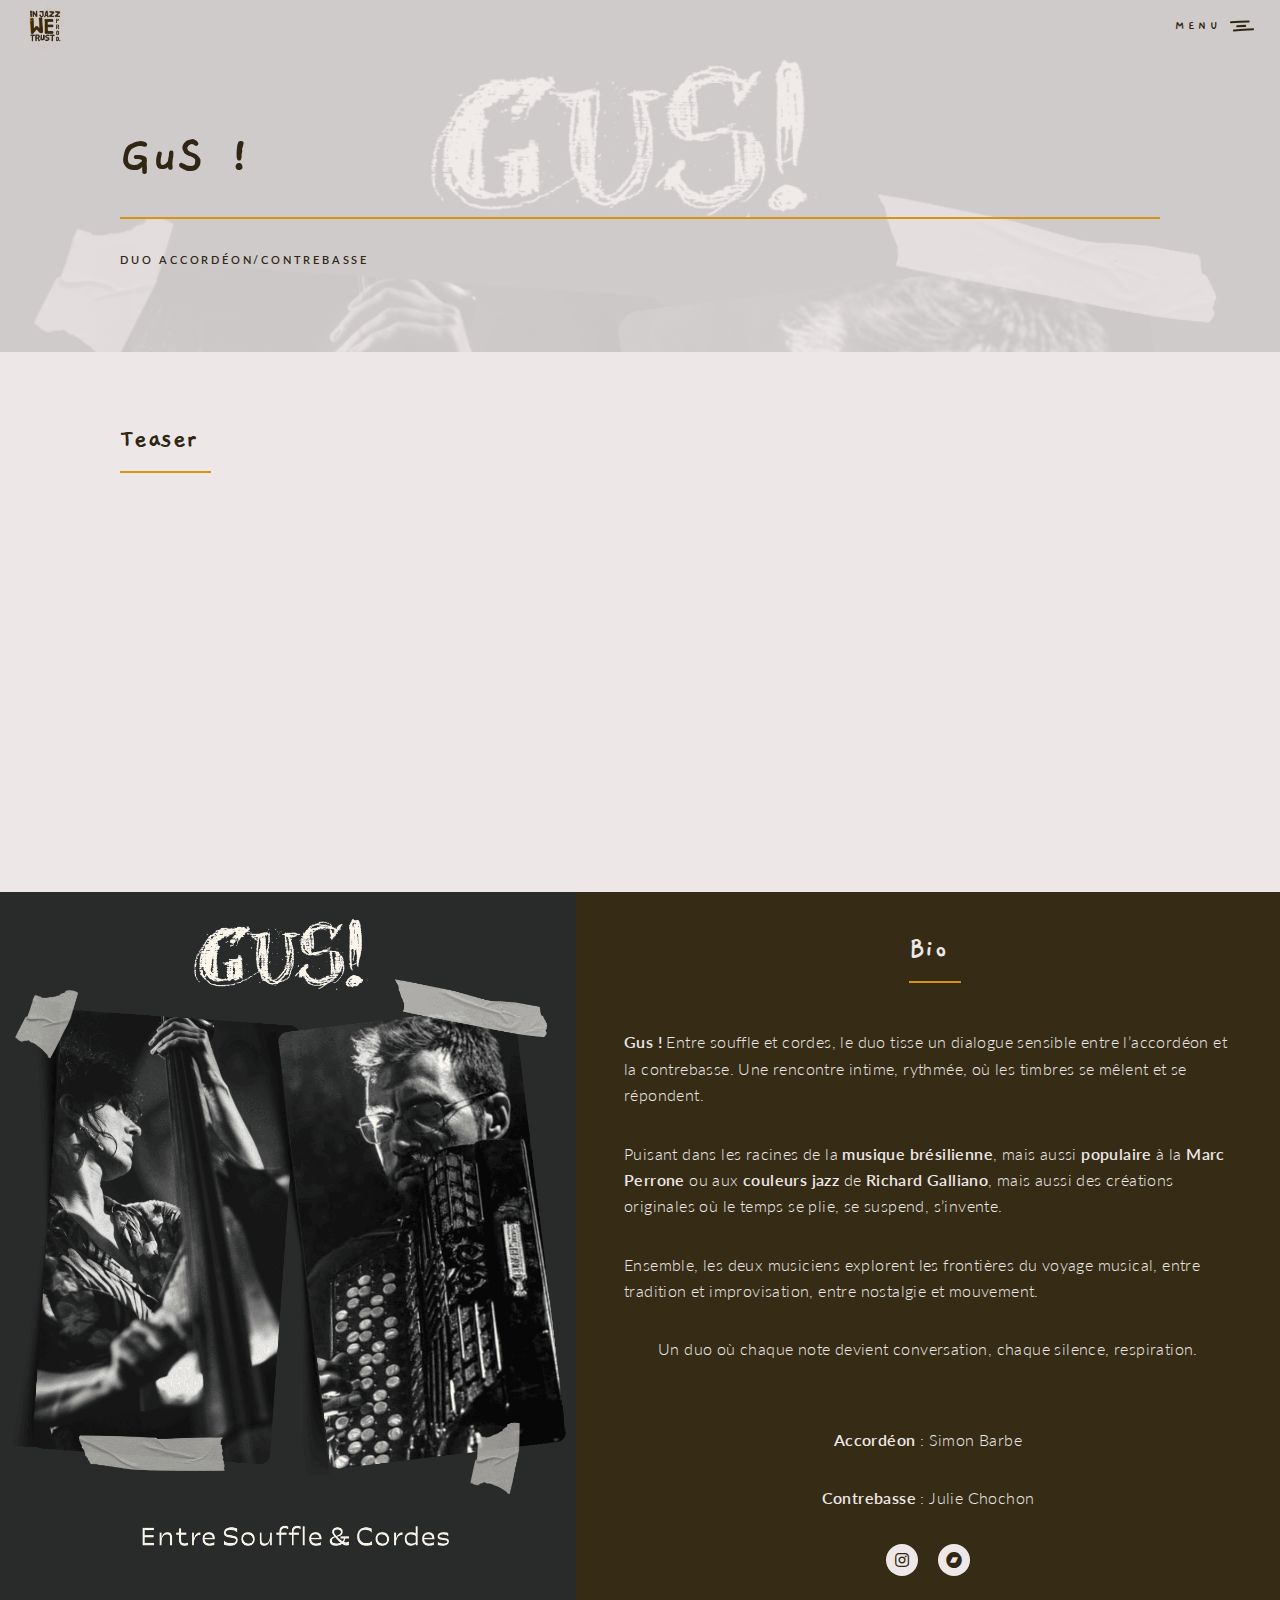
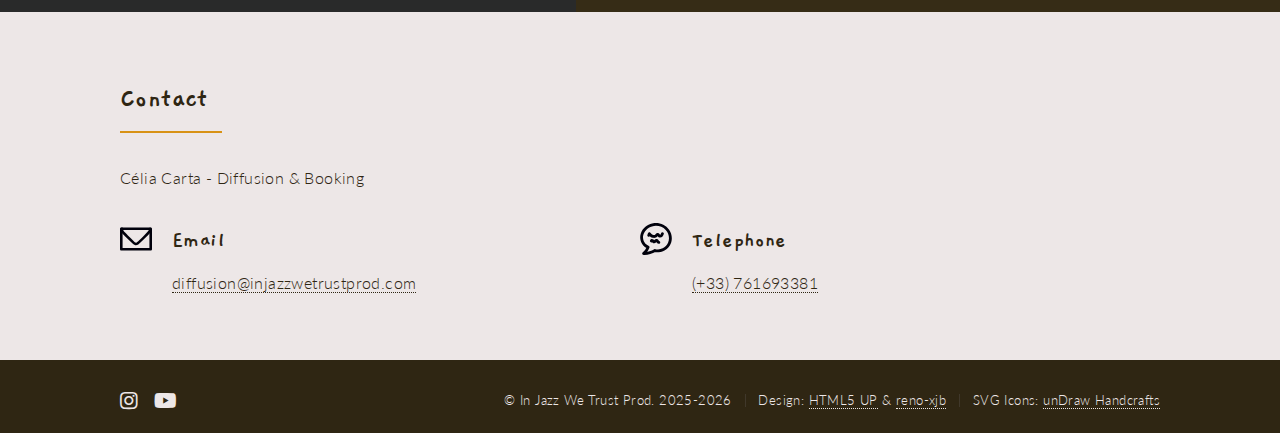
<file: gus/index.html>
<!DOCTYPE HTML>
<!--
	Forty by HTML5 UP
	html5up.net | @ajlkn
	Free for personal and commercial use under the CCA 3.0 license (html5up.net/license)
-->
<html lang="fr">
	<head>
		<title>GuS ! &middot In Jazz We Trust Prod &middot Diffusion & Booking</title>
		<meta name="author" content="reno-xjb" />
		<meta name="description" content="Duo accordéon/contrebasse &middot Simon Barbe & Julie Chochon" />
		<meta charset="utf-8" />
		<meta name="viewport" content="width=device-width, initial-scale=1, user-scalable=no" />
		<link rel="stylesheet" href="/assets/css/main.css" />
		<noscript><link rel="stylesheet" href="/assets/css/noscript.css" /></noscript>
		<link rel="preconnect" href="https://fonts.googleapis.com">
		<link rel="preconnect" href="https://fonts.gstatic.com" crossorigin>
		<link href="https://fonts.googleapis.com/css2?family=Gaegu&family=Lato:ital,wght@0,100;0,300;0,400;0,700;0,900;1,100;1,300;1,400;1,700;1,900&display=swap" rel="stylesheet">
		<link rel="apple-touch-icon" sizes="180x180" href="/images/favicon/apple-touch-icon.png">
                <link rel="icon" type="image/png" sizes="32x32" href="/images/favicon/favicon-32x32.png">
                <link rel="icon" type="image/png" sizes="16x16" href="/images/favicon/favicon-16x16.png">
                <link rel="manifest" href="/images/favicon/site.webmanifest">
	</head>
	<body class="is-preload">

		<!-- Wrapper -->
			<div id="wrapper">

				<!-- Header -->
					<header id="header" class="alt">
						<a href="/" class="logo">
							<img src="/images/In-Jazz-We-Trust-Prod-Logo.png" alt="Logo de In Jazz We Trust Prod" />
						</a>
						<nav>
							<a href="#menu">Menu</a>
						</nav>
					</header>

				<!-- Menu -->
					<nav id="menu">
						<ul class="links">
							<li><a href="/">Accueil</a></li>
							<li>
								<a href="/#projects">Groupes</a>
								<ul class="links sub-links">
									<li>
										<a href="/gus">GuS !</a>
										<ul class="links sub-links">
											<li><a href="#teaser">Teaser</a></li>
											<li><a href="#bio">Bio</a></li>
										</ul>
									</li>
									<li><a href="/the-dillingers">The Dillingers</a></li>
									<li><a href="/2ble-barrel">2ble Barrel</a></li>
								</ul>		
							</li>
							<li><a href="/#who">Qui sommes nous ?</a></li>
							<li><a href="#contact">Contact</a></li>
							<li>
								<ul class="icons">
									<li><a href="https://instagram.com/in_jazz_we_trust_prod" class="icon brands fa-instagram"><span class="label">Instagram</span></a></li>
									<li><a href="https://youtube.com/@InJazzWeTrustProd" class="icon brands fa-youtube"><span class="label">Youtube</span></a></li>
								</ul>
							</li>
						</ul>
						<!--ul class="actions stacked">
							<li><a href="#" class="button primary fit">Get Started</a></li>
							<li><a href="#" class="button fit">Log In</a></li>
						</ul-->
					</nav>

				<!-- Banner -->
					<section id="banner" class="project">
						<div class="inner">
							<span class="image">
								<img src="/images/gus/Gus-Groupe-Logo.png" alt="Logo du groupe GuS !" />
							</span>
							<header class="major">
								<h1>GuS !</h1>
							</header>
							<div class="content">
								<p>Duo accordéon/contrebasse</p>
							</div>
						</div>
					</section>

				<!-- Main -->
					<div id="main">

						<!-- Teaser -->
							<section id="teaser">
								<div class="inner">
									<header class="major">
										<h2>Teaser</h2>
									</header>
									<div class="youtube-wrapper">
										<p>
<iframe width="100%" height="315" src="https://www.youtube-nocookie.com/embed/nJInVpIy2vo?si=hyNgL1jqMvDR0rpp" title="YouTube video player" frameborder="0" allow="accelerometer; autoplay; clipboard-write; encrypted-media; gyroscope; picture-in-picture; web-share" referrerpolicy="strict-origin-when-cross-origin" allowfullscreen></iframe>
										</p>
									</div>
								</div>
							</section>

						<!-- Spotlights -->
							<section class="spotlights">
								<section id="bio">
									<div class="image">
										<img src="/images/gus/Gus-Groupe-Logo.png" alt="Logo du groupe Gus" data-position="center center" />
									</div>
									<div class="content">
										<header class="major">
											<h2>Bio</h2>
										</header>
										<p><strong>Gus !</strong> Entre souffle et cordes, le duo tisse un dialogue sensible entre l’accordéon et la contrebasse. Une rencontre intime, rythmée, où les timbres se mêlent et se répondent.</p>
										<p>Puisant dans les racines de la <strong>musique brésilienne</strong>, mais aussi <strong>populaire</strong> à la <strong>Marc Perrone</strong> ou aux <strong>couleurs jazz</strong> de <strong>Richard Galliano</strong>, mais aussi des créations originales où le temps se plie, se suspend, s’invente.</p>
										<p>Ensemble, les deux musiciens explorent les frontières du voyage musical, entre tradition et improvisation, entre nostalgie et mouvement.</p>
										<p>Un duo où chaque note devient conversation, chaque silence, respiration.</p>
										<p></p>
										<p><strong>Accordéon</strong> : Simon Barbe</p>
										<p><strong>Contrebasse</strong> : Julie Chochon</p>
										<ul class="icons">
                                                                                	<li><a href="https://instagram.com/gus.musique" target="_blank" class="icon brands alt-inverted fa-instagram"><span class="label">Instagram</span></a></li>
                                                                                	<li><a href="https://gusmusique.bandcamp.com/" target="_blank" class="icon brands alt-inverted fa-bandcamp"><span class="label">Bandcamp</span></a></li>
										</ul>
									</div>
								</section>
							</section>

						<!-- Contact -->
							<section id="contact">
								<div class="inner">
									<header class="major">
										<h2>Contact</h2>
									</header>
									<p>Célia Carta - Diffusion & Booking
									</p>
									<div class="row gtr-0">
										<div class="contact-method col-6 col-12-small">
											<span class="icon">
												<svg xmlns="http://www.w3.org/2000/svg" width="100%" height="100%" viewBox="0 0 61.89406 44.66259" creator="Katerina Limpitsouni"><path d="M2.5,5H59.39406l-2.5-2.5V42.16264c0,3.21726,5,3.22259,5,0v-.00005c0-1.35145-1.14541-2.5-2.5-2.5H2.5C1.14855,39.66259,0,40.808,0,42.16259v.00005c0,3.21726,5,3.22259,5,0V2.64227C5-.57499,0-.58032,0,2.64227V42.16264H5v-.00005c-.83333,.83333-1.66667,1.66667-2.5,2.5H59.39406l-2.5-2.5v.00005c0,3.21726,5,3.22259,5,0V2.5c0-1.35145-1.14541-2.5-2.5-2.5H2.5C-.71726,0-.72259,5,2.5,5h0Z" fill="#01010C" origin="undraw"/><path d="M1.32796,1.8354C-.19237,8.14945,5.74164,12.93552,9.63913,16.97497c4.2488,4.40354,8.62678,8.68242,13.12662,12.8291,2.02056,1.86198,4.1908,3.99715,7.00471,4.49962,3.09008,.55178,5.5036-1.05852,7.70264-3.03067,4.54401-4.07519,8.92559-8.34191,13.17764-12.71984,2.36459-2.43459,4.70727-4.89884,6.96446-7.43379,2.15481-2.41996,4.17737-5.66622,2.79134-8.99889-.5181-1.24575-1.65666-2.13596-3.0753-1.7461-1.17649,.32332-2.26783,1.82081-1.7461,3.0753,.82676,1.98792-1.04333,3.63118-2.2758,4.98379-1.76252,1.93434-3.55162,3.84449-5.36711,5.72921-3.63102,3.76948-7.36592,7.43867-11.19931,11.00215-.92919,.86377-1.8615,1.72488-2.80537,2.57263-.69217,.62169-1.46636,1.39891-2.39684,1.63385-1.83839,.46417-3.69763-1.68598-4.88855-2.77995-3.86262-3.54815-7.63554-7.19406-11.31457-10.93222-2.00674-2.03899-3.98597-4.10518-5.93557-6.19888-1.52515-1.63787-3.85118-3.81009-3.25269-6.29568C6.90225,.03772,2.08207-1.29652,1.32796,1.8354h0Z" fill="#01010C"/></svg>
											</span>
											<h3>Email</h3>
											<a href="mailto:diffusion@injazzwetrustprod.com">diffusion@injazzwetrustprod.com</a>
										</div>
										<div class="contact-method col-6 col-12-small">
											<span class="icon">
												<svg xmlns="http://www.w3.org/2000/svg" width="100%" height="100%" viewBox="0 0 55.59259 56.25544" creator="Katerina Limpitsouni"><path d="M24.81048,46.2293c-5.83304,3.20429-12.09918,5.31562-18.82194,4.98942l1.76777,4.26777c3.93218-3.53092,6.75979-7.61027,8.57262-12.57778,.48758-1.33606-.55936-2.6505-1.7461-3.0753-6.73816-2.41192-10.65947-10.46305-9.41863-17.34103,1.43661-7.96316,7.95791-14.25419,15.57926-16.50325,8.57917-2.53172,18.05152-.32338,24.17155,6.30351,5.58661,6.04929,7.33043,14.85931,4.0522,22.48266-1.85497,4.31365-5.14936,7.74961-9.36703,9.79513-4.1063,1.99151-8.4482,2.13786-12.86331,1.40685-1.33051-.22029-2.69124,.34835-3.0753,1.7461-.32868,1.19619,.40651,2.8535,1.7461,3.0753,2.32306,.38463,4.59262,.76049,6.95899,.62869,2.63963-.14702,5.2643-.68054,7.72394-1.65425,4.85537-1.92212,8.94309-5.24063,11.71176-9.68483,5.41151-8.6864,4.9778-20.09828-.97747-28.39303C44.38201,2.72135,33.55487-1.37524,22.72181,.40995,12.89893,2.02867,3.97621,9.10026,.95027,18.70567c-3.23181,10.25892,2.00364,22.26237,12.30336,25.94914l-1.7461-3.0753c-1.51597,4.15406-4.01471,7.4333-7.28676,10.37145-1.70215,1.52845-.27097,4.16884,1.76777,4.26777,7.57794,.36769,14.77482-2.06254,21.34553-5.67207,2.82098-1.54966,.30106-5.86903-2.5236-4.31735Z" fill="#01010C" origin="undraw"/><path d="M17.45896,22.28694l1.05436-2.82127-4.17846,1.10317c2.16802,2.28509,4.62419,4.72525,7.80455,5.46013,3.06155,.70743,6.46744-.04779,8.40965-2.64809,.14555-.19487,.84172-1.21788,.84815-1.21213l-1.06598,.2653c-.33484-.22228-.33803-.19033-.00956,.09583,.0997,.18081,.27682,.40748,.39765,.57593,1.04972,1.46341,2.40735,2.53747,4.29278,2.5399,3.75427,.00484,5.56117-3.36846,6.49853-6.49638,.92566-3.0889-3.89852-4.40879-4.8214-1.3292-.24985,.83376-.49987,2.20341-1.30305,2.71166-.46013,.29117-.40568-.0497-.7286-.50182-.8434-1.18085-1.84007-2.16776-3.31046-2.46888-1.65993-.33994-3.10694,.49314-4.0731,1.78993-.5342,.71701-.80164,1.4077-1.62391,1.74289-.55442,.22601-1.37788,.26046-2.0214,.14667-2.38103-.42103-4.18307-2.54697-5.75833-4.20729-1.39161-1.46676-3.55086-.57618-4.17846,1.10317l-1.05436,2.82127c-.47274,1.26496,.52668,2.74024,1.7461,3.0753,1.40054,.38483,2.60084-.47655,3.0753-1.7461h0Z" fill="#01010C"/><path d="M21.90764,30.57096c.45499,.65582,.16253,1.79621-.50883,2.18429-.41879,.24208-.94933,.23911-1.37539,.02043,.45191,.23195-.22319-.31324,.11771,.09021,.09474,.09731,.18525,.1984,.27153,.30328-.16033-.2131-.18903-.25175-.08609-.11594,.23514,.0932,.47838,.63359,.67753,.87018,.11934,.14178,.24354,.27826,.37836,.40566,.51315,.48494,1.16931,.92134,1.85667,1.10768,1.94638,.52765,3.56062-.43888,4.90681-1.75014,.21639-.21077,.42827-.42641,.65236-.62911,.05006-.04614,.1009-.09139,.15255-.13576,.19976-.16575,.13449-.11808-.19581,.14301-.00869-.01473,.30529-.19456,.3191-.2063,.33088-.2813-.5426,.17121-.15293,.06429,.25603-.05834,.15149-.04801-.31362,.03099,.26072,.00378,.16231-.01701-.29524-.06238l.16637,.0423c-.20962-.0487-.38482-.15426-.52562-.31668,.06554,.05446,.12682,.11326,.18384,.17639,.12278,.13431,.08461,.07798-.1145-.16899,.2593,.16238,.48179,.82717,.61707,1.09148,.16547,.32329,.34837,.62814,.56286,.92164,.89004,1.21789,2.02906,1.99012,3.57715,2.05543,1.30827,.05519,2.5587-1.18933,2.5-2.5-.06278-1.40171-1.09842-2.44087-2.5-2.5,.22513,.00481,.43109,.0698,.61788,.19495-.22734-.13691-.19702-.10115,.09097,.10728-.08728-.07774-.16919-.1608-.24571-.24916,.20176,.27404,.22407,.29818,.06691,.07241-.23254-.41715-.4462-.8463-.68279-1.26123-.66567-1.16741-1.64966-2.14809-2.98524-2.48722-2.1894-.55594-3.77557,.89878-5.23188,2.27492-.12541,.11851-.29976,.2301-.40675,.36353,.33532-.25107,.39965-.3026,.19299-.15459-.06945,.04736-.14078,.09169-.214,.13297-.31269,.26164,.56464-.17353,.15258-.06251-.25593,.05914-.15149,.04937,.3133-.02932-.2608-.00279-.16251,.01864,.29486,.06432-.26721-.07552-.23402-.0537,.09957,.06546-.22662-.14766-.20137-.12473,.07577,.0688-.10103,.00214-.44492-.46375-.49565-.55047,.20669,.2666,.22135,.28481,.04399,.05464l-.39091-.50597c-.16937-.21242-.34483-.41591-.54394-.60129-1.27612-1.18813-3.08158-1.63597-4.65627-.75255-1.56356,.87718-2.3592,3.10817-1.28492,4.65666,.74388,1.07224,2.22487,1.6677,3.42047,.89688,1.06589-.68719,1.69411-2.27133,.89688-3.42047h0Z" fill="#01010C"/></svg>
											</span>
											<h3>Telephone</h3>
											<a href="tel:+33-761693381">(+33) 761693381</a>
										</div>
									</div>
								<!-- section>
									<div class="contact-method">
										<span class="icon solid alt fa-home"></span>
										<h3>Adresse</h3>
										<span>Tarbes, 65000<br />
										France</span>
									</div>
								</section --!>
							<!--/section!-->
							</section>
					</div>

				<!-- Footer -->
					<footer id="footer">
						<div class="inner">
							<ul class="icons">
								<li><a href="https://instagram.com/in_jazz_we_trust_prod" class="icon brands fa-instagram"><span class="label">Instagram</span></a></li>
								<li><a href="https://youtube.com/@InJazzWeTrustProd" class="icon brands fa-youtube"><span class="label">Youtube</span></a></li>
							</ul>
							<ul class="copyright">
								<li>&copy; In Jazz We Trust Prod. 2025-<script>document.write(new Date().getFullYear())</script></li><li>Design: <a href="https://html5up.net">HTML5 UP</a> & <a href="https://github.com/reno-xjb">reno-xjb</a></li><li>SVG Icons: <a href="https://handcrafts.undraw.co">unDraw Handcrafts</a></li>
							</ul>
						</div>
					</footer>

			</div>

		<!-- Scripts -->
			<script src="/assets/js/jquery.min.js"></script>
			<script src="/assets/js/jquery.scrolly.min.js"></script>
			<script src="/assets/js/jquery.scrollex.min.js"></script>
			<script src="/assets/js/browser.min.js"></script>
			<script src="/assets/js/breakpoints.min.js"></script>
			<script src="/assets/js/util.js"></script>
			<script src="/assets/js/main.js"></script>

	</body>
</html>
</file>
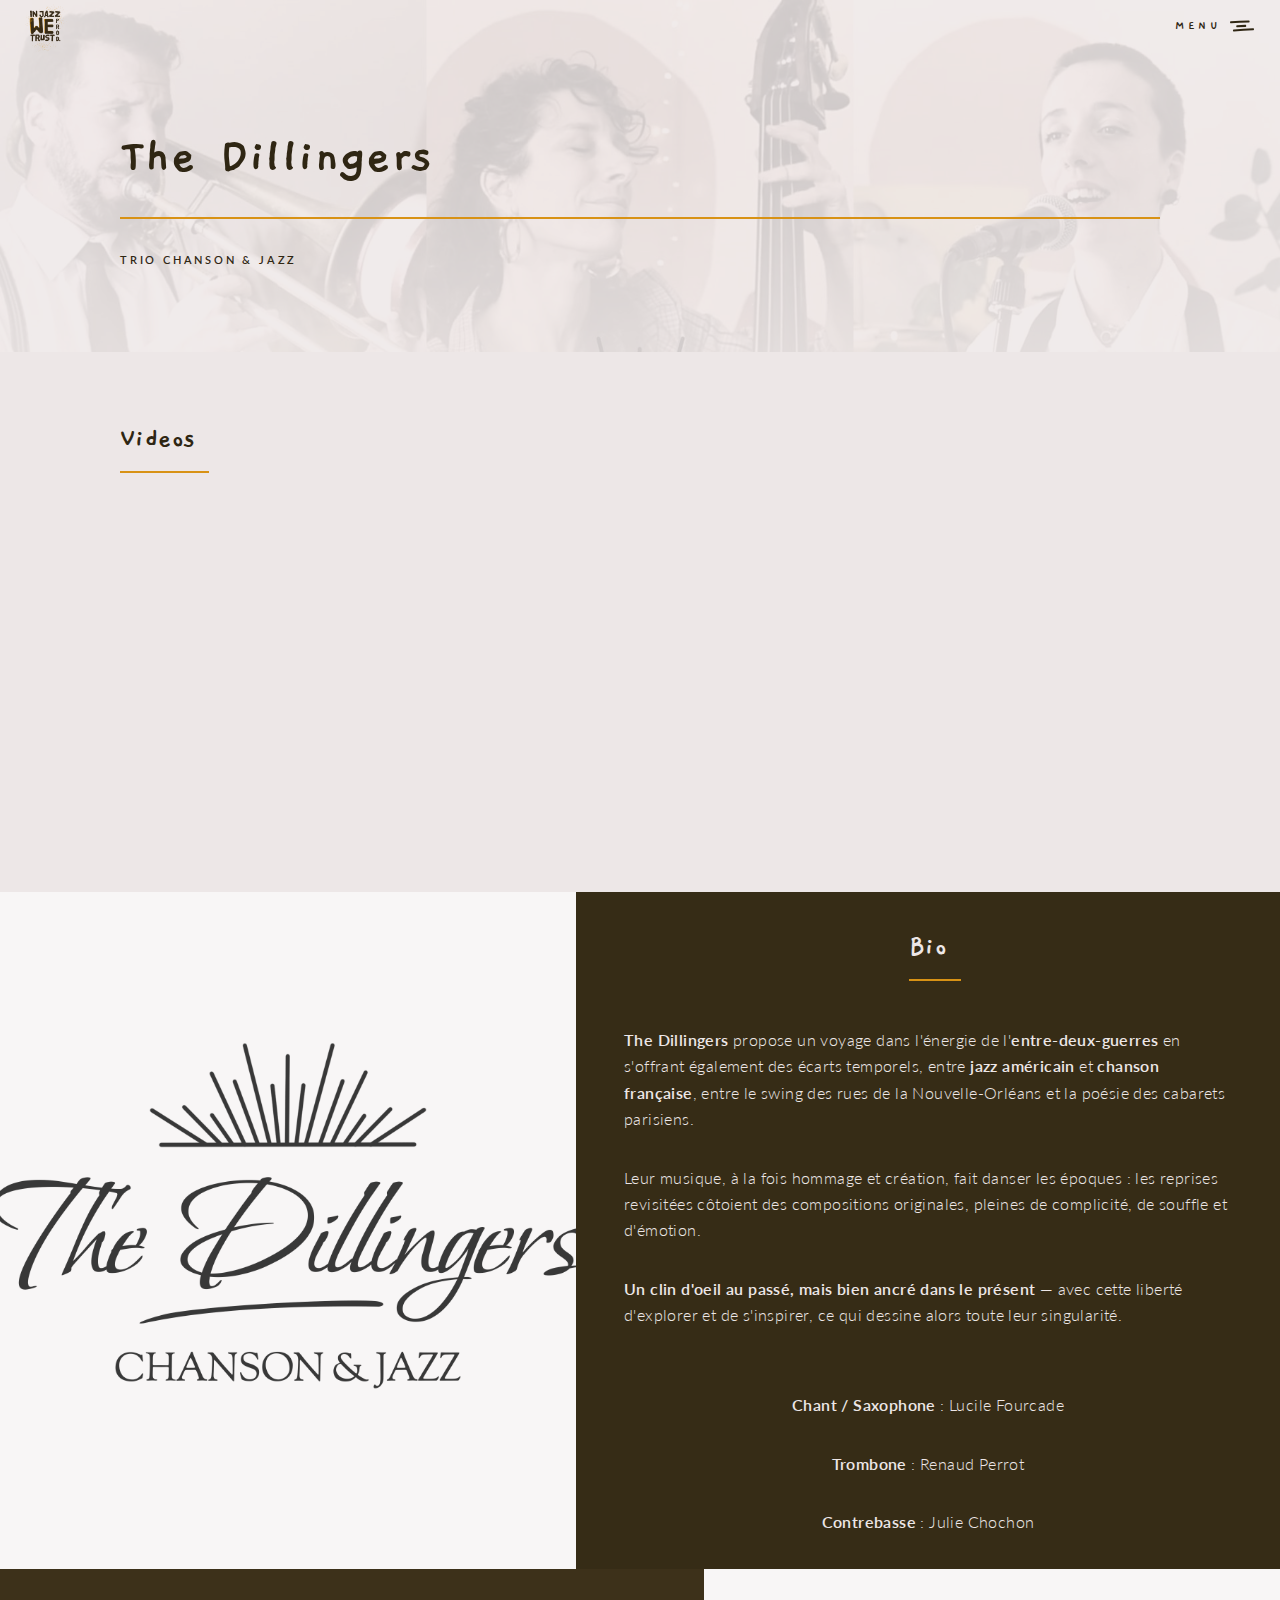
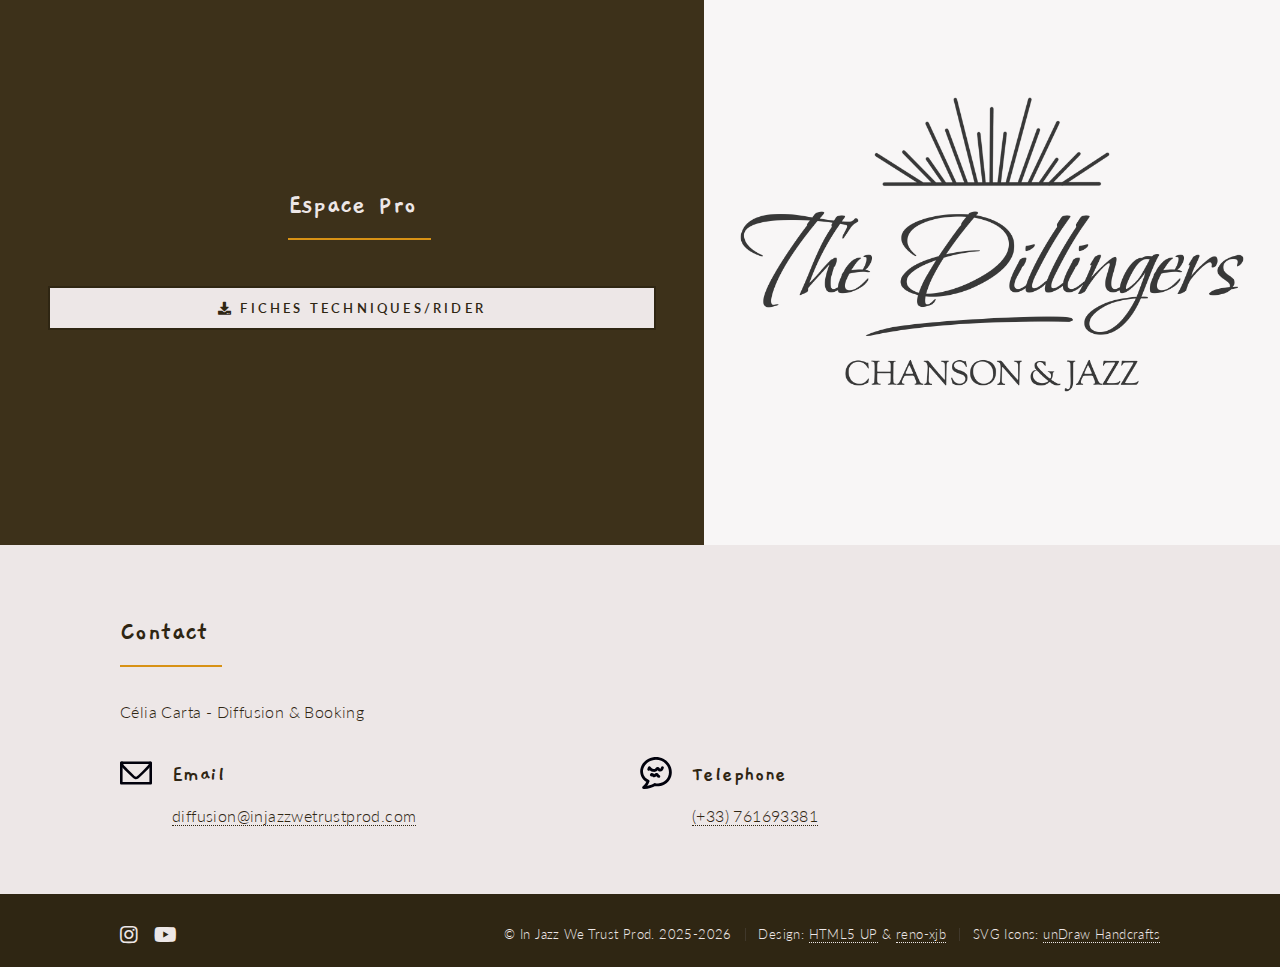
<file: the-dillingers/index.html>
<!DOCTYPE HTML>
<!--
	Forty by HTML5 UP
	html5up.net | @ajlkn
	Free for personal and commercial use under the CCA 3.0 license (html5up.net/license)
-->
<html lang="fr">
	<head>
		<title>The Dillingers &middot In Jazz We Trust Prod &middot Diffusion & Booking</title>
		<meta name="author" content="reno-xjb" />
		<meta name="description" content="Trio chanson & jazz &middot Lucile Fourcade, Julie Chochon & Renaud Perrot" />
		<meta charset="utf-8" />
		<meta name="viewport" content="width=device-width, initial-scale=1, user-scalable=no" />
		<link rel="stylesheet" href="/assets/css/main.css" />
		<noscript><link rel="stylesheet" href="/assets/css/noscript.css" /></noscript>
		<link rel="preconnect" href="https://fonts.googleapis.com">
		<link rel="preconnect" href="https://fonts.gstatic.com" crossorigin>
		<link href="https://fonts.googleapis.com/css2?family=Gaegu&family=Lato:ital,wght@0,100;0,300;0,400;0,700;0,900;1,100;1,300;1,400;1,700;1,900&display=swap" rel="stylesheet">
		<link rel="apple-touch-icon" sizes="180x180" href="/images/favicon/apple-touch-icon.png">
                <link rel="icon" type="image/png" sizes="32x32" href="/images/favicon/favicon-32x32.png">
                <link rel="icon" type="image/png" sizes="16x16" href="/images/favicon/favicon-16x16.png">
                <link rel="manifest" href="/images/favicon/site.webmanifest">
	</head>
	<body class="is-preload">

		<!-- Wrapper -->
			<div id="wrapper">

				<!-- Header -->
					<header id="header" class="alt">
						<a href="/" class="logo">
							<img src="/images/In-Jazz-We-Trust-Prod-Logo.png" alt="Logo de In Jazz We Trust Prod" />
						</a>
						<nav>
							<a href="#menu">Menu</a>
						</nav>
					</header>

				<!-- Menu -->
					<nav id="menu">
						<ul class="links">
							<li><a href="/">Accueil</a></li>
							<li>
								<a href="/#projects">Groupes</a>
								<ul class="links sub-links">
									<li><a href="/gus">GuS !</a></li>
									<li>
										<a href="/the-dillingers">The Dillingers</a>
										<ul class="links sub-links">
											<li><a href="#videos">Videos</a></li>
											<li><a href="#bio">Bio</a></li>
										</ul>
									</li>
									<li><a href="/2ble-barrel">2ble Barrel</a></li>
								</ul>		
							</li>
							<li><a href="/#who">Qui sommes nous ?</a></li>
							<li><a href="#contact">Contact</a></li>
							<li>
								<ul class="icons">
									<li><a href="https://instagram.com/in_jazz_we_trust_prod" class="icon brands fa-instagram"><span class="label">Instagram</span></a></li>
									<li><a href="https://youtube.com/@InJazzWeTrustProd" class="icon brands fa-youtube"><span class="label">Youtube</span></a></li>
								</ul>
							</li>
						</ul>
						<!--ul class="actions stacked">
							<li><a href="#" class="button primary fit">Get Started</a></li>
							<li><a href="#" class="button fit">Log In</a></li>
						</ul-->
					</nav>

				<!-- Banner -->
					<section id="banner" class="project">
						<div class="inner">
							<span class="image">
								<img src="/images/the-dillingers/The-Dillingers-Groupe-Logo.jpg" alt="Logo du groupe The Dillingers" />
							</span>
							<header class="major">
								<h1>The Dillingers</h1>
							</header>
							<div class="content">
								<p>Trio chanson & jazz</p>
							</div>
						</div>
					</section>

				<!-- Main -->
					<div id="main">

						<!-- Videos -->
							<section id="teaser">
								<div class="inner">
									<header class="major">
										<h2>Videos</h2>
									</header>
									<div class="row">
									<div class="col-6 col-12-small youtube-wrapper">
										<p>
<iframe width="100%" height="315" src="https://www.youtube-nocookie.com/embed/c2iKrrS-p3M?si=HgmfGtDWOxx4WO2b" title="YouTube video player" frameborder="0" allow="accelerometer; autoplay; clipboard-write; encrypted-media; gyroscope; picture-in-picture; web-share" referrerpolicy="strict-origin-when-cross-origin" allowfullscreen></iframe>
										</p>
									</div>
									<div class="col-6 col-12-small youtube-wrapper">
										<p>
<iframe width="100%" height="315" src="https://www.youtube-nocookie.com/embed/n65cXIHW3oo?si=8Jq4iI3FEFakSCdq" title="YouTube video player" frameborder="0" allow="accelerometer; autoplay; clipboard-write; encrypted-media; gyroscope; picture-in-picture; web-share" referrerpolicy="strict-origin-when-cross-origin" allowfullscreen></iframe>
										</p>
									</div>
								</div>
							</section>

						<!-- Spotlights -->
							<section class="spotlights">
								<section id="bio">
									<div class="image">
										<img src="/images/the-dillingers/The-Dillingers-Logo-Carre.png" alt="Logo du groupe The Dillingers" data-position="center center" />
									</div>
									<div class="content">
										<header class="major">
											<h2>Bio</h2>
										</header>
										<p><strong>The Dillingers</strong> propose un voyage dans l'énergie de l'<strong>entre-deux-guerres</strong> en s'offrant également des écarts temporels, entre <strong>jazz américain</strong> et <strong>chanson française</strong>, entre le swing des rues de la Nouvelle-Orléans et la poésie des cabarets parisiens.</p>
									<p>Leur musique, à la fois hommage et création, fait danser les époques : les reprises revisitées côtoient des compositions originales, pleines de complicité, de souffle et d'émotion.</p>
									<p><strong>Un clin d'oeil au passé, mais bien ancré dans le présent</strong> &#8212 avec cette liberté d'explorer et de s'inspirer, ce qui dessine alors toute leur singularité.</p>
									<p></p>
									<p><strong>Chant / Saxophone</strong> : Lucile Fourcade</p>
									<p><strong>Trombone</strong> : Renaud Perrot</p>
									<p><strong>Contrebasse</strong> : Julie Chochon</p>
									</div>
								</section>
								<section id="pro">
                                                                        <div class="image">
                                                                                <img src="/images/the-dillingers/The-Dillingers-Logo-Carre.png" alt="Logo du groupe The Dillingers" data-position="center center" />
                                                                        </div>
                                                                        <div class="content">
                                                                                <header class="major">
                                                                                        <h2>Espace Pro</h2>
                                                                                </header>
                                                                                <ul class="actions stacked fit">
                                                                                        <li><a href="https://drive.google.com/drive/folders/1rFjUrdPS0Y5FjbnEEUG8qGYMSBS-1Q_1" target="_blank" class="button primary-inverted icon solid fa-download">Fiches techniques/Rider</a></li>
                                                                                        <!--li><a href="https://drive.google.com/drive/folders/10NQK0Kw0JhhqCW4Eu843yxXyb5feyX6B" target="_blank" class="button primary-inverted icon solid fa-download">EPK/Photos</a></li -->
                                                                                </ul>
                                                                        </div>
                                                                </section>
							</section>

						<!-- Contact -->
							<section id="contact">
								<div class="inner">
									<header class="major">
										<h2>Contact</h2>
									</header>
									<p>Célia Carta - Diffusion & Booking
									</p>
									<div class="row gtr-0">
										<div class="contact-method col-6 col-12-small">
											<span class="icon">
												<svg xmlns="http://www.w3.org/2000/svg" width="100%" height="100%" viewBox="0 0 61.89406 44.66259" creator="Katerina Limpitsouni"><path d="M2.5,5H59.39406l-2.5-2.5V42.16264c0,3.21726,5,3.22259,5,0v-.00005c0-1.35145-1.14541-2.5-2.5-2.5H2.5C1.14855,39.66259,0,40.808,0,42.16259v.00005c0,3.21726,5,3.22259,5,0V2.64227C5-.57499,0-.58032,0,2.64227V42.16264H5v-.00005c-.83333,.83333-1.66667,1.66667-2.5,2.5H59.39406l-2.5-2.5v.00005c0,3.21726,5,3.22259,5,0V2.5c0-1.35145-1.14541-2.5-2.5-2.5H2.5C-.71726,0-.72259,5,2.5,5h0Z" fill="#01010C" origin="undraw"/><path d="M1.32796,1.8354C-.19237,8.14945,5.74164,12.93552,9.63913,16.97497c4.2488,4.40354,8.62678,8.68242,13.12662,12.8291,2.02056,1.86198,4.1908,3.99715,7.00471,4.49962,3.09008,.55178,5.5036-1.05852,7.70264-3.03067,4.54401-4.07519,8.92559-8.34191,13.17764-12.71984,2.36459-2.43459,4.70727-4.89884,6.96446-7.43379,2.15481-2.41996,4.17737-5.66622,2.79134-8.99889-.5181-1.24575-1.65666-2.13596-3.0753-1.7461-1.17649,.32332-2.26783,1.82081-1.7461,3.0753,.82676,1.98792-1.04333,3.63118-2.2758,4.98379-1.76252,1.93434-3.55162,3.84449-5.36711,5.72921-3.63102,3.76948-7.36592,7.43867-11.19931,11.00215-.92919,.86377-1.8615,1.72488-2.80537,2.57263-.69217,.62169-1.46636,1.39891-2.39684,1.63385-1.83839,.46417-3.69763-1.68598-4.88855-2.77995-3.86262-3.54815-7.63554-7.19406-11.31457-10.93222-2.00674-2.03899-3.98597-4.10518-5.93557-6.19888-1.52515-1.63787-3.85118-3.81009-3.25269-6.29568C6.90225,.03772,2.08207-1.29652,1.32796,1.8354h0Z" fill="#01010C"/></svg>
											</span>
											<h3>Email</h3>
											<a href="mailto:diffusion@injazzwetrustprod.com">diffusion@injazzwetrustprod.com</a>
										</div>
										<div class="contact-method col-6 col-12-small">
											<span class="icon">
												<svg xmlns="http://www.w3.org/2000/svg" width="100%" height="100%" viewBox="0 0 55.59259 56.25544" creator="Katerina Limpitsouni"><path d="M24.81048,46.2293c-5.83304,3.20429-12.09918,5.31562-18.82194,4.98942l1.76777,4.26777c3.93218-3.53092,6.75979-7.61027,8.57262-12.57778,.48758-1.33606-.55936-2.6505-1.7461-3.0753-6.73816-2.41192-10.65947-10.46305-9.41863-17.34103,1.43661-7.96316,7.95791-14.25419,15.57926-16.50325,8.57917-2.53172,18.05152-.32338,24.17155,6.30351,5.58661,6.04929,7.33043,14.85931,4.0522,22.48266-1.85497,4.31365-5.14936,7.74961-9.36703,9.79513-4.1063,1.99151-8.4482,2.13786-12.86331,1.40685-1.33051-.22029-2.69124,.34835-3.0753,1.7461-.32868,1.19619,.40651,2.8535,1.7461,3.0753,2.32306,.38463,4.59262,.76049,6.95899,.62869,2.63963-.14702,5.2643-.68054,7.72394-1.65425,4.85537-1.92212,8.94309-5.24063,11.71176-9.68483,5.41151-8.6864,4.9778-20.09828-.97747-28.39303C44.38201,2.72135,33.55487-1.37524,22.72181,.40995,12.89893,2.02867,3.97621,9.10026,.95027,18.70567c-3.23181,10.25892,2.00364,22.26237,12.30336,25.94914l-1.7461-3.0753c-1.51597,4.15406-4.01471,7.4333-7.28676,10.37145-1.70215,1.52845-.27097,4.16884,1.76777,4.26777,7.57794,.36769,14.77482-2.06254,21.34553-5.67207,2.82098-1.54966,.30106-5.86903-2.5236-4.31735Z" fill="#01010C" origin="undraw"/><path d="M17.45896,22.28694l1.05436-2.82127-4.17846,1.10317c2.16802,2.28509,4.62419,4.72525,7.80455,5.46013,3.06155,.70743,6.46744-.04779,8.40965-2.64809,.14555-.19487,.84172-1.21788,.84815-1.21213l-1.06598,.2653c-.33484-.22228-.33803-.19033-.00956,.09583,.0997,.18081,.27682,.40748,.39765,.57593,1.04972,1.46341,2.40735,2.53747,4.29278,2.5399,3.75427,.00484,5.56117-3.36846,6.49853-6.49638,.92566-3.0889-3.89852-4.40879-4.8214-1.3292-.24985,.83376-.49987,2.20341-1.30305,2.71166-.46013,.29117-.40568-.0497-.7286-.50182-.8434-1.18085-1.84007-2.16776-3.31046-2.46888-1.65993-.33994-3.10694,.49314-4.0731,1.78993-.5342,.71701-.80164,1.4077-1.62391,1.74289-.55442,.22601-1.37788,.26046-2.0214,.14667-2.38103-.42103-4.18307-2.54697-5.75833-4.20729-1.39161-1.46676-3.55086-.57618-4.17846,1.10317l-1.05436,2.82127c-.47274,1.26496,.52668,2.74024,1.7461,3.0753,1.40054,.38483,2.60084-.47655,3.0753-1.7461h0Z" fill="#01010C"/><path d="M21.90764,30.57096c.45499,.65582,.16253,1.79621-.50883,2.18429-.41879,.24208-.94933,.23911-1.37539,.02043,.45191,.23195-.22319-.31324,.11771,.09021,.09474,.09731,.18525,.1984,.27153,.30328-.16033-.2131-.18903-.25175-.08609-.11594,.23514,.0932,.47838,.63359,.67753,.87018,.11934,.14178,.24354,.27826,.37836,.40566,.51315,.48494,1.16931,.92134,1.85667,1.10768,1.94638,.52765,3.56062-.43888,4.90681-1.75014,.21639-.21077,.42827-.42641,.65236-.62911,.05006-.04614,.1009-.09139,.15255-.13576,.19976-.16575,.13449-.11808-.19581,.14301-.00869-.01473,.30529-.19456,.3191-.2063,.33088-.2813-.5426,.17121-.15293,.06429,.25603-.05834,.15149-.04801-.31362,.03099,.26072,.00378,.16231-.01701-.29524-.06238l.16637,.0423c-.20962-.0487-.38482-.15426-.52562-.31668,.06554,.05446,.12682,.11326,.18384,.17639,.12278,.13431,.08461,.07798-.1145-.16899,.2593,.16238,.48179,.82717,.61707,1.09148,.16547,.32329,.34837,.62814,.56286,.92164,.89004,1.21789,2.02906,1.99012,3.57715,2.05543,1.30827,.05519,2.5587-1.18933,2.5-2.5-.06278-1.40171-1.09842-2.44087-2.5-2.5,.22513,.00481,.43109,.0698,.61788,.19495-.22734-.13691-.19702-.10115,.09097,.10728-.08728-.07774-.16919-.1608-.24571-.24916,.20176,.27404,.22407,.29818,.06691,.07241-.23254-.41715-.4462-.8463-.68279-1.26123-.66567-1.16741-1.64966-2.14809-2.98524-2.48722-2.1894-.55594-3.77557,.89878-5.23188,2.27492-.12541,.11851-.29976,.2301-.40675,.36353,.33532-.25107,.39965-.3026,.19299-.15459-.06945,.04736-.14078,.09169-.214,.13297-.31269,.26164,.56464-.17353,.15258-.06251-.25593,.05914-.15149,.04937,.3133-.02932-.2608-.00279-.16251,.01864,.29486,.06432-.26721-.07552-.23402-.0537,.09957,.06546-.22662-.14766-.20137-.12473,.07577,.0688-.10103,.00214-.44492-.46375-.49565-.55047,.20669,.2666,.22135,.28481,.04399,.05464l-.39091-.50597c-.16937-.21242-.34483-.41591-.54394-.60129-1.27612-1.18813-3.08158-1.63597-4.65627-.75255-1.56356,.87718-2.3592,3.10817-1.28492,4.65666,.74388,1.07224,2.22487,1.6677,3.42047,.89688,1.06589-.68719,1.69411-2.27133,.89688-3.42047h0Z" fill="#01010C"/></svg>
											</span>
											<h3>Telephone</h3>
											<a href="tel:+33-761693381">(+33) 761693381</a>
										</div>
									</div>
								<!-- section>
									<div class="contact-method">
										<span class="icon solid alt fa-home"></span>
										<h3>Adresse</h3>
										<span>Tarbes, 65000<br />
										France</span>
									</div>
								</section --!>
							<!--/section!-->
							</section>
					</div>

				<!-- Footer -->
					<footer id="footer">
						<div class="inner">
							<ul class="icons">
								<li><a href="https://instagram.com/in_jazz_we_trust_prod" class="icon brands fa-instagram"><span class="label">Instagram</span></a></li>
								<li><a href="https://youtube.com/@InJazzWeTrustProd" class="icon brands fa-youtube"><span class="label">Youtube</span></a></li>
							</ul>
							<ul class="copyright">
								<li>&copy; In Jazz We Trust Prod. 2025-<script>document.write(new Date().getFullYear())</script></li><li>Design: <a href="https://html5up.net">HTML5 UP</a> & <a href="https://github.com/reno-xjb">reno-xjb</a></li><li>SVG Icons: <a href="https://handcrafts.undraw.co">unDraw Handcrafts</a></li>
							</ul>
						</div>
					</footer>

			</div>

		<!-- Scripts -->
			<script src="/assets/js/jquery.min.js"></script>
			<script src="/assets/js/jquery.scrolly.min.js"></script>
			<script src="/assets/js/jquery.scrollex.min.js"></script>
			<script src="/assets/js/browser.min.js"></script>
			<script src="/assets/js/breakpoints.min.js"></script>
			<script src="/assets/js/util.js"></script>
			<script src="/assets/js/main.js"></script>

	</body>
</html>
</file>
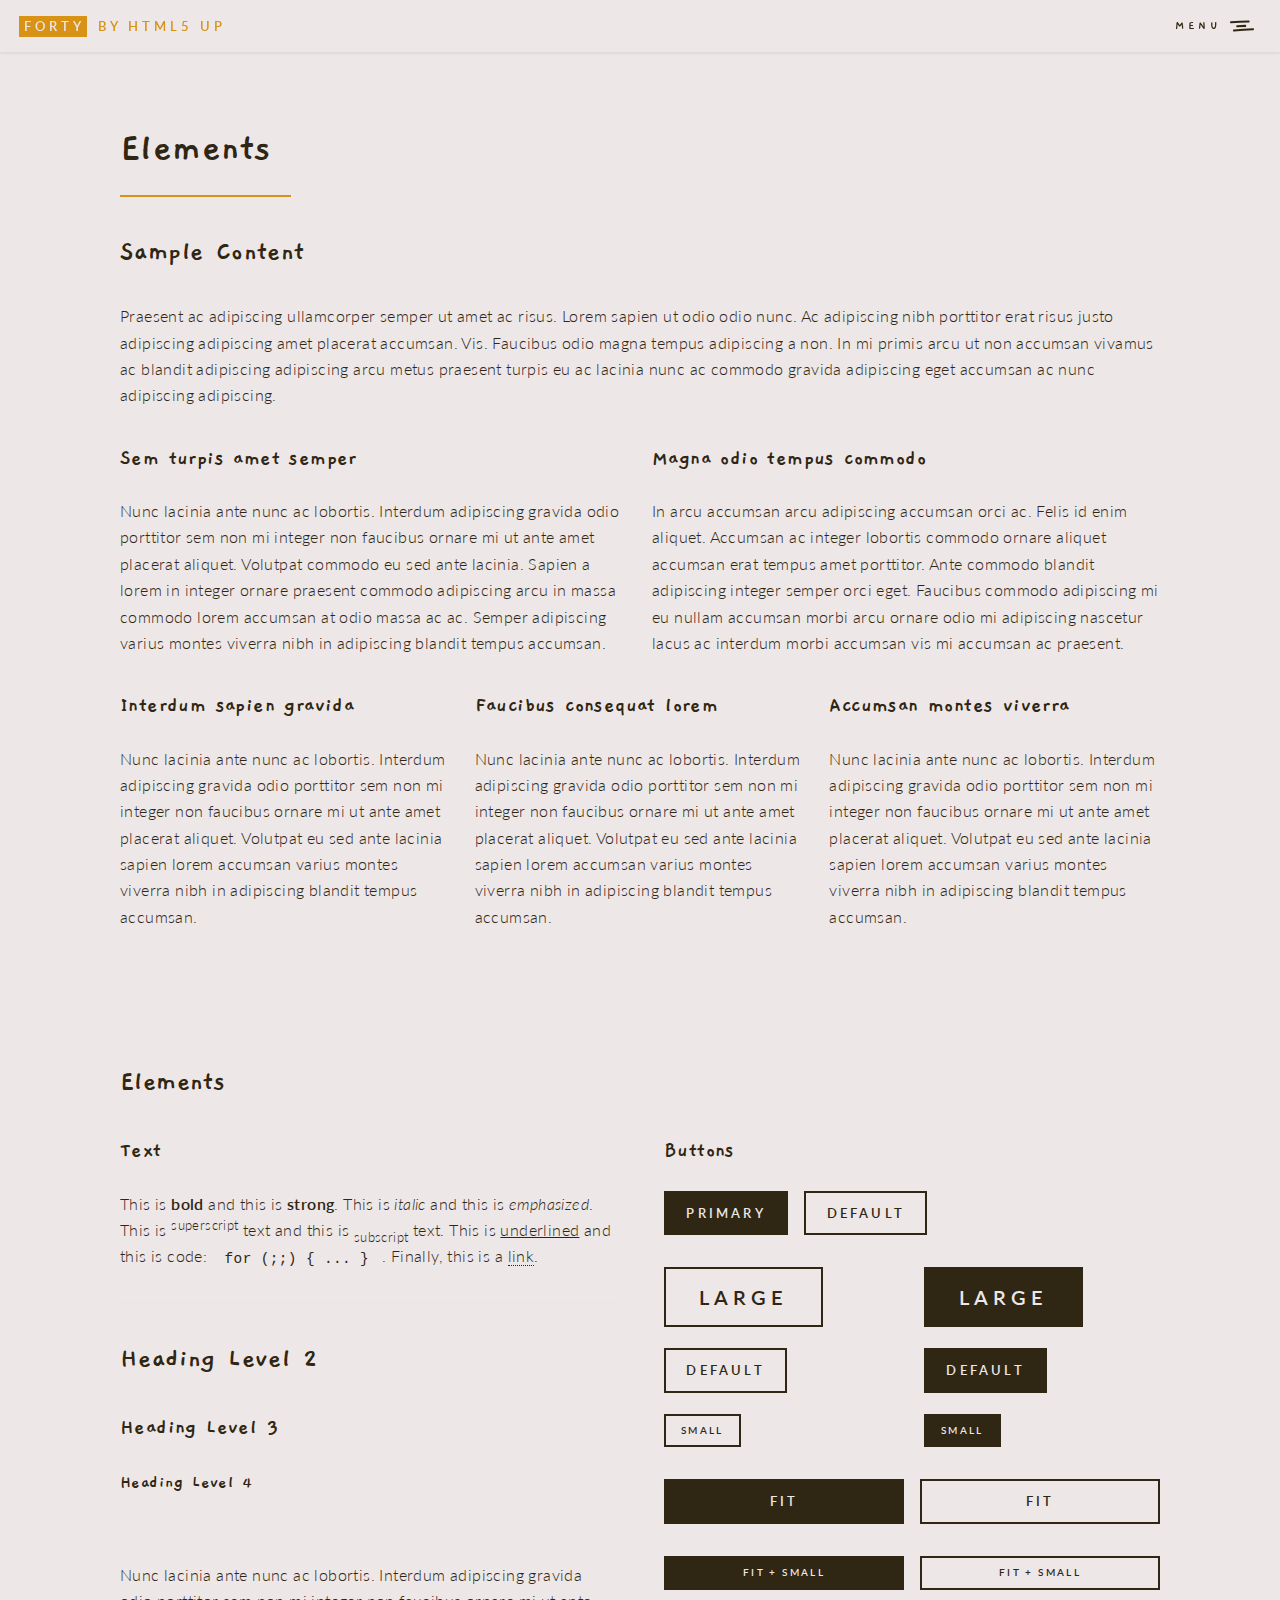
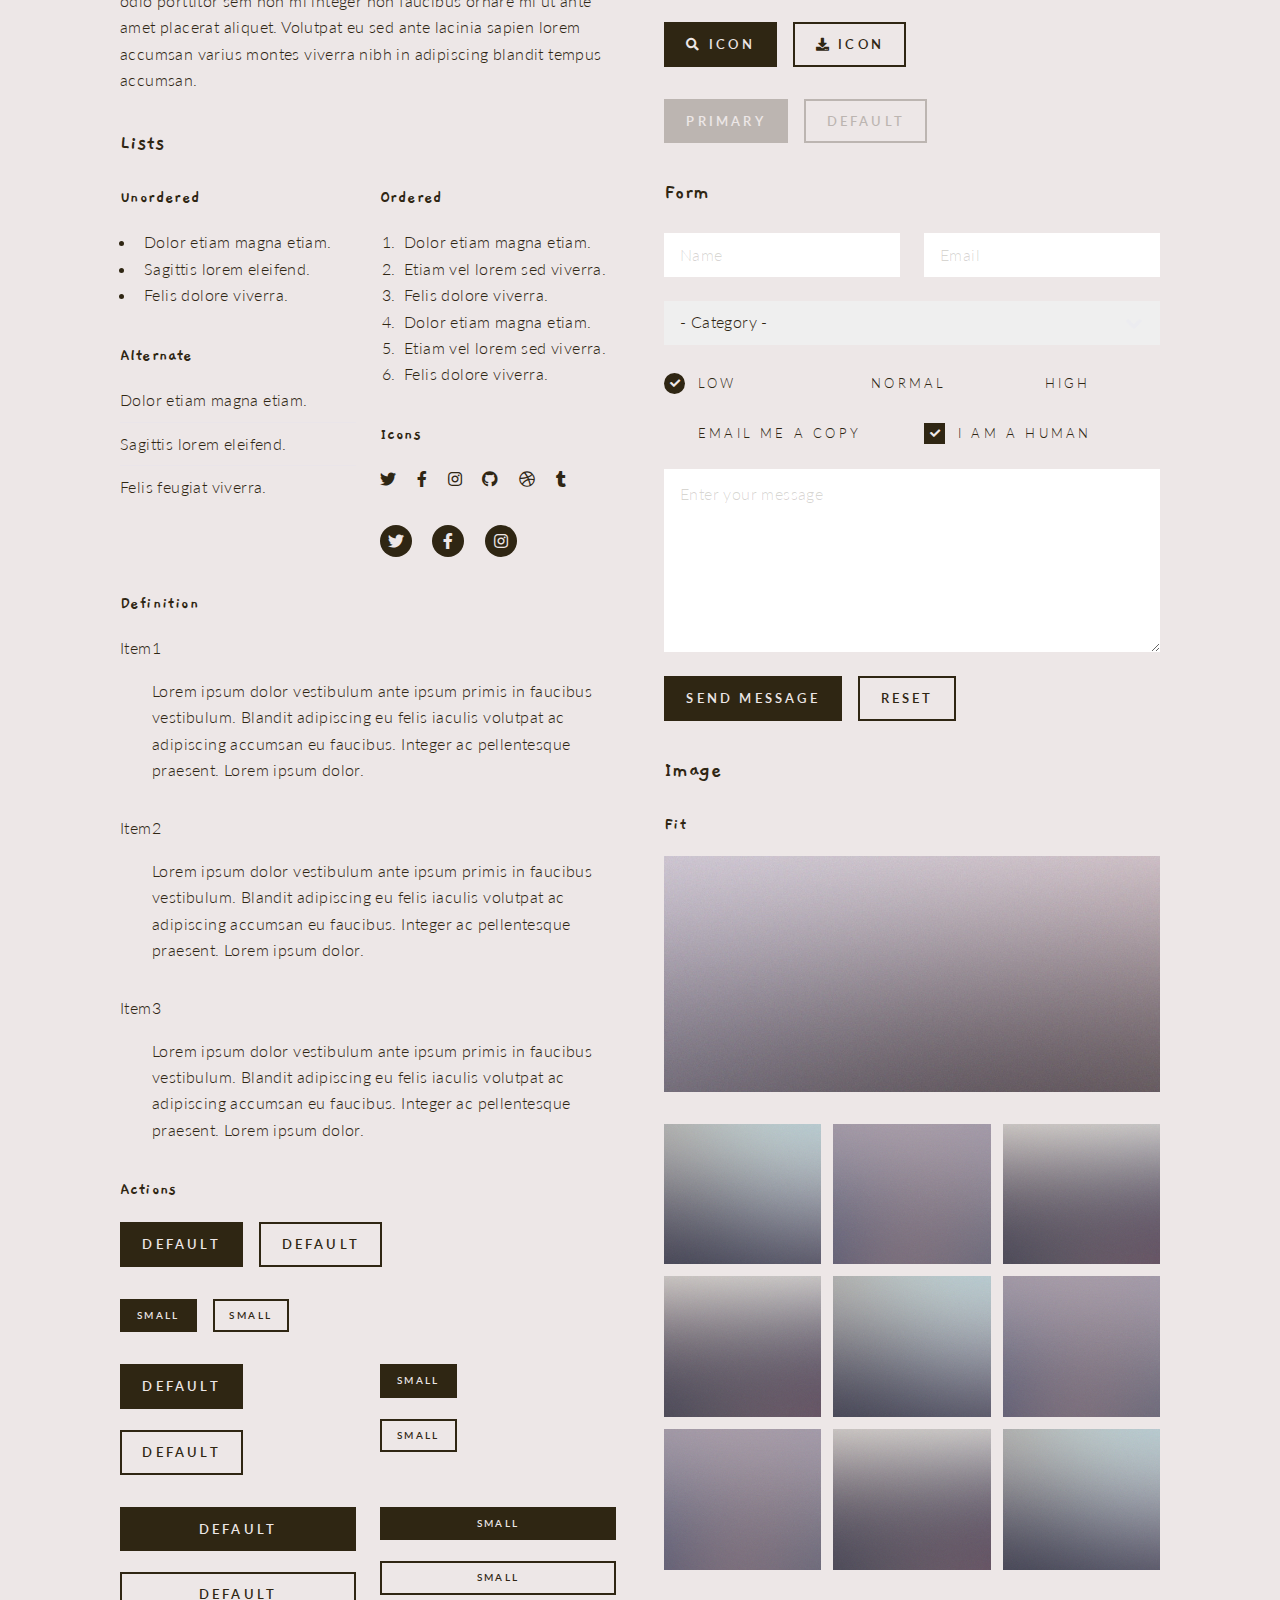
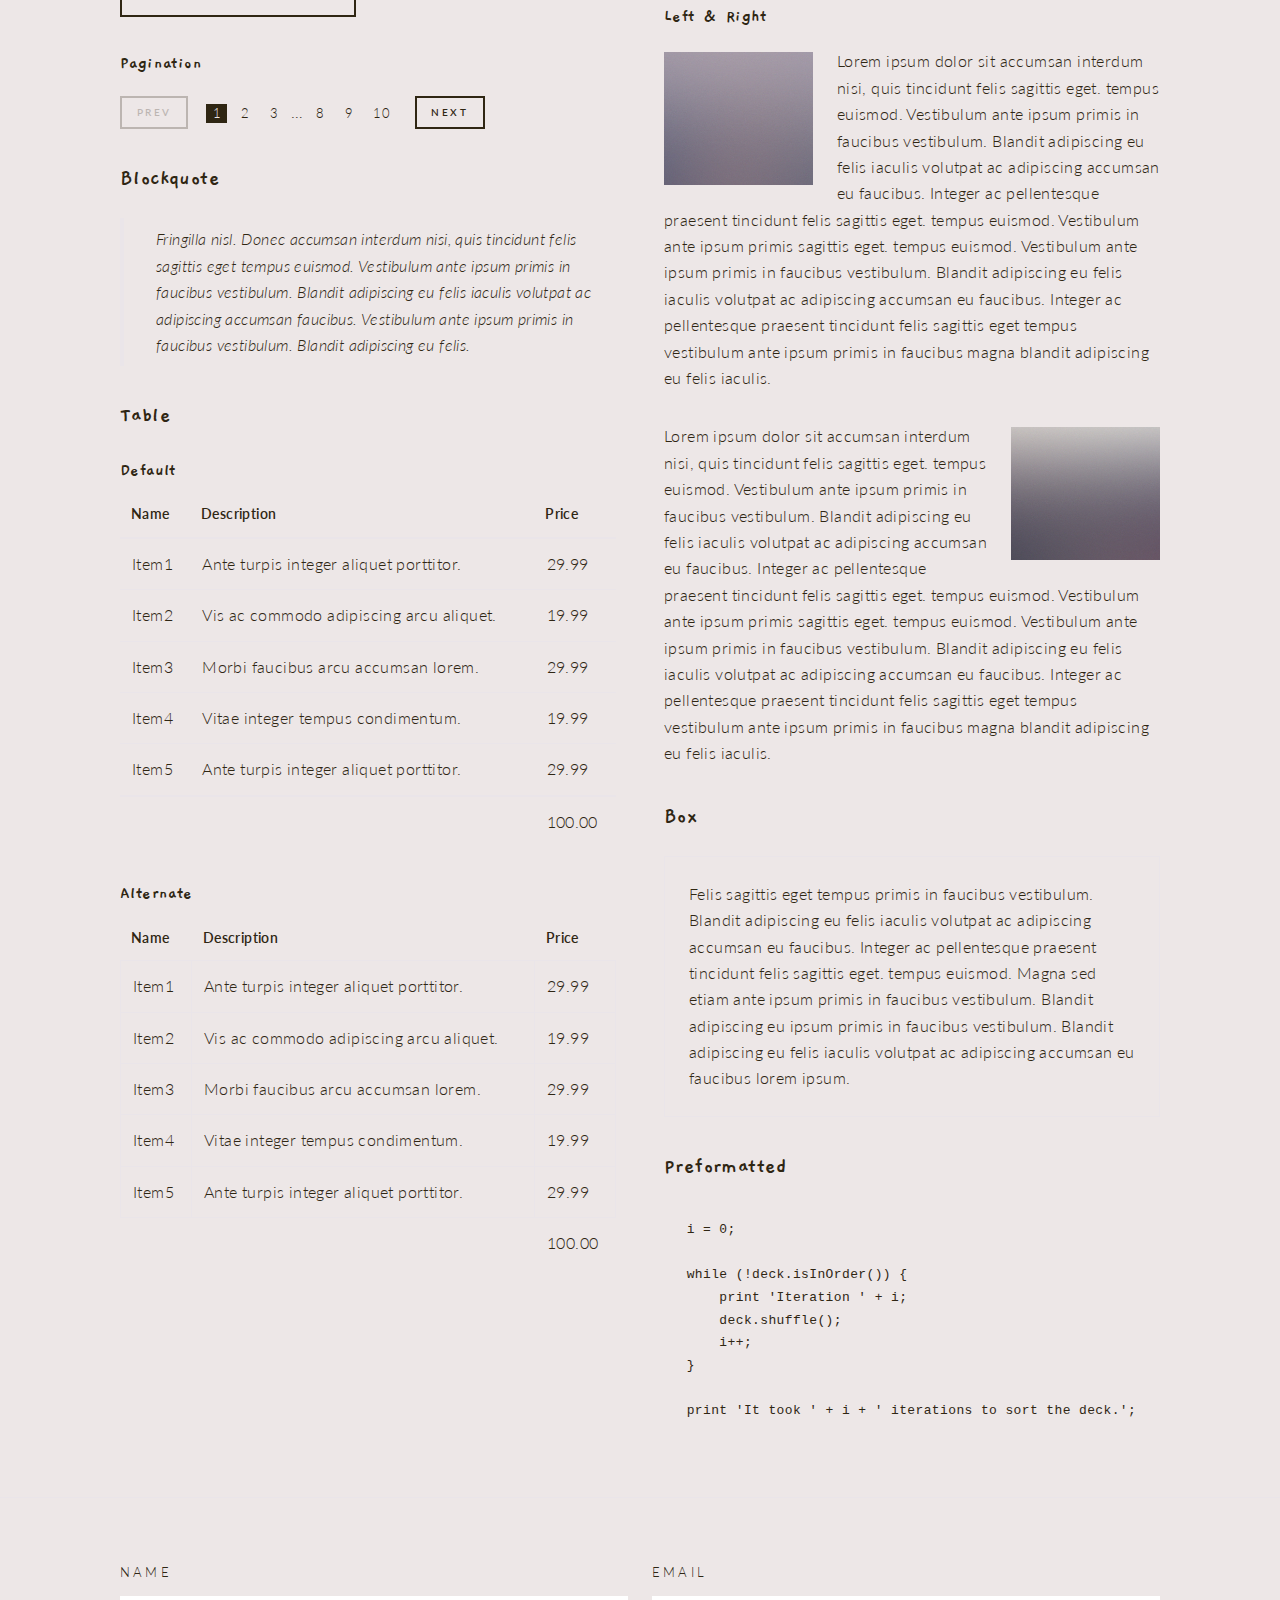
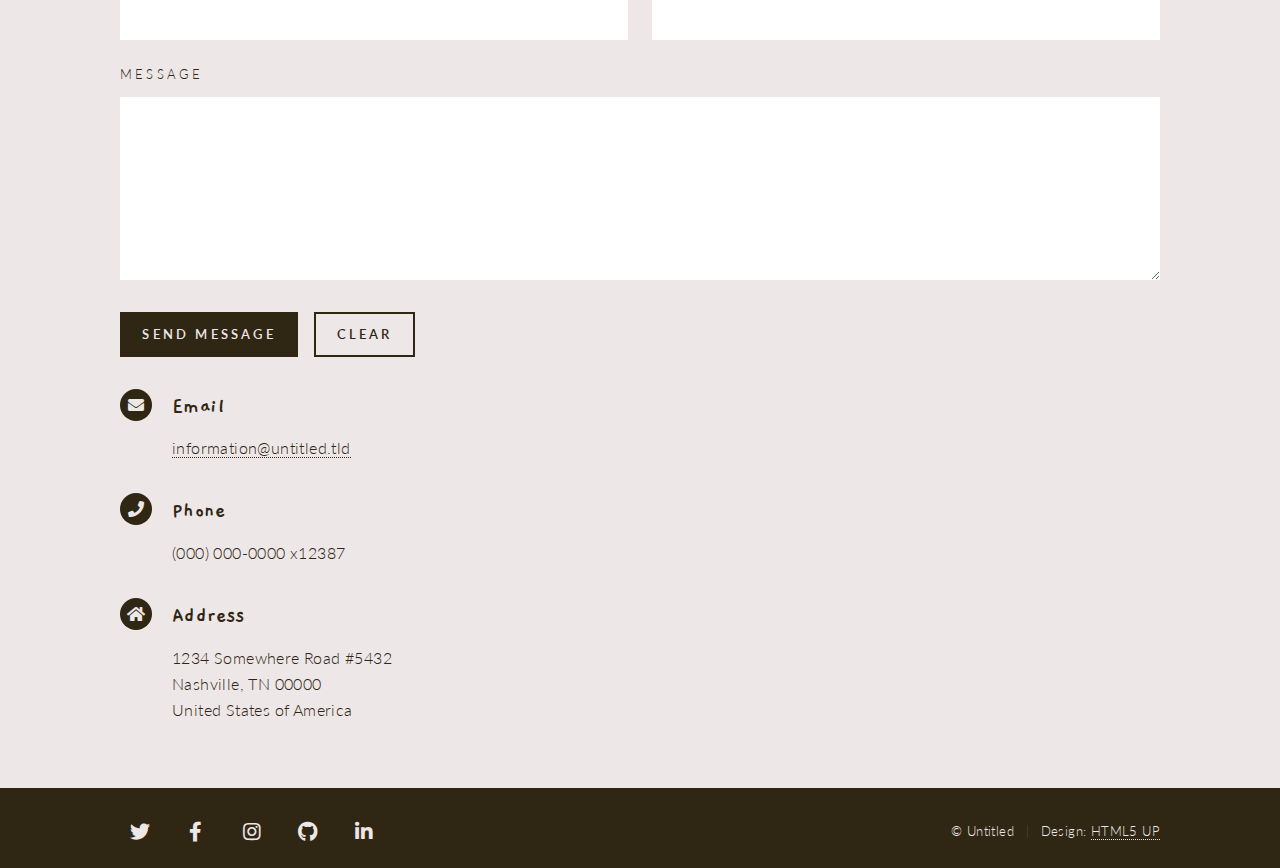
<file: elements.html>
<!DOCTYPE HTML>
<!--
	Forty by HTML5 UP
	html5up.net | @ajlkn
	Free for personal and commercial use under the CCA 3.0 license (html5up.net/license)
-->
<html>
	<head>
		<title>Elements - Forty by HTML5 UP</title>
		<meta charset="utf-8" />
		<meta name="viewport" content="width=device-width, initial-scale=1, user-scalable=no" />
		<link rel="stylesheet" href="assets/css/main.css" />
		<noscript><link rel="stylesheet" href="assets/css/noscript.css" /></noscript>
	</head>
	<body class="is-preload">

		<!-- Wrapper -->
			<div id="wrapper">

				<!-- Header -->
					<header id="header">
						<a href="index.html" class="logo"><strong>Forty</strong> <span>by HTML5 UP</span></a>
						<nav>
							<a href="#menu">Menu</a>
						</nav>
					</header>

				<!-- Menu -->
					<nav id="menu">
						<ul class="links">
							<li><a href="index.html">Home</a></li>
							<li><a href="landing.html">Landing</a></li>
							<li><a href="generic.html">Generic</a></li>
							<li><a href="elements.html">Elements</a></li>
						</ul>
						<ul class="actions stacked">
							<li><a href="#" class="button primary fit">Get Started</a></li>
							<li><a href="#" class="button fit">Log In</a></li>
						</ul>
					</nav>

				<!-- Main -->
					<div id="main" class="alt">

						<!-- One -->
							<section id="one">
								<div class="inner">
									<header class="major">
										<h1>Elements</h1>
									</header>

									<!-- Content -->
										<h2 id="content">Sample Content</h2>
										<p>Praesent ac adipiscing ullamcorper semper ut amet ac risus. Lorem sapien ut odio odio nunc. Ac adipiscing nibh porttitor erat risus justo adipiscing adipiscing amet placerat accumsan. Vis. Faucibus odio magna tempus adipiscing a non. In mi primis arcu ut non accumsan vivamus ac blandit adipiscing adipiscing arcu metus praesent turpis eu ac lacinia nunc ac commodo gravida adipiscing eget accumsan ac nunc adipiscing adipiscing.</p>
										<div class="row">
											<div class="col-6 col-12-small">
												<h3>Sem turpis amet semper</h3>
												<p>Nunc lacinia ante nunc ac lobortis. Interdum adipiscing gravida odio porttitor sem non mi integer non faucibus ornare mi ut ante amet placerat aliquet. Volutpat commodo eu sed ante lacinia. Sapien a lorem in integer ornare praesent commodo adipiscing arcu in massa commodo lorem accumsan at odio massa ac ac. Semper adipiscing varius montes viverra nibh in adipiscing blandit tempus accumsan.</p>
											</div>
											<div class="col-6 col-12-small">
												<h3>Magna odio tempus commodo</h3>
												<p>In arcu accumsan arcu adipiscing accumsan orci ac. Felis id enim aliquet. Accumsan ac integer lobortis commodo ornare aliquet accumsan erat tempus amet porttitor. Ante commodo blandit adipiscing integer semper orci eget. Faucibus commodo adipiscing mi eu nullam accumsan morbi arcu ornare odio mi adipiscing nascetur lacus ac interdum morbi accumsan vis mi accumsan ac praesent.</p>
											</div>
											<!-- Break -->
											<div class="col-4 col-12-medium">
												<h3>Interdum sapien gravida</h3>
												<p>Nunc lacinia ante nunc ac lobortis. Interdum adipiscing gravida odio porttitor sem non mi integer non faucibus ornare mi ut ante amet placerat aliquet. Volutpat eu sed ante lacinia sapien lorem accumsan varius montes viverra nibh in adipiscing blandit tempus accumsan.</p>
											</div>
											<div class="col-4 col-12-medium">
												<h3>Faucibus consequat lorem</h3>
												<p>Nunc lacinia ante nunc ac lobortis. Interdum adipiscing gravida odio porttitor sem non mi integer non faucibus ornare mi ut ante amet placerat aliquet. Volutpat eu sed ante lacinia sapien lorem accumsan varius montes viverra nibh in adipiscing blandit tempus accumsan.</p>
											</div>
											<div class="col-4 col-12-medium">
												<h3>Accumsan montes viverra</h3>
												<p>Nunc lacinia ante nunc ac lobortis. Interdum adipiscing gravida odio porttitor sem non mi integer non faucibus ornare mi ut ante amet placerat aliquet. Volutpat eu sed ante lacinia sapien lorem accumsan varius montes viverra nibh in adipiscing blandit tempus accumsan.</p>
											</div>
										</div>

									<hr class="major" />

									<!-- Elements -->
										<h2 id="elements">Elements</h2>
										<div class="row gtr-200">
											<div class="col-6 col-12-medium">

												<!-- Text stuff -->
													<h3>Text</h3>
													<p>This is <b>bold</b> and this is <strong>strong</strong>. This is <i>italic</i> and this is <em>emphasized</em>.
													This is <sup>superscript</sup> text and this is <sub>subscript</sub> text.
													This is <u>underlined</u> and this is code: <code>for (;;) { ... }</code>.
													Finally, this is a <a href="#">link</a>.</p>
													<hr />
													<h2>Heading Level 2</h2>
													<h3>Heading Level 3</h3>
													<h4>Heading Level 4</h4>
													<hr />
													<p>Nunc lacinia ante nunc ac lobortis. Interdum adipiscing gravida odio porttitor sem non mi integer non faucibus ornare mi ut ante amet placerat aliquet. Volutpat eu sed ante lacinia sapien lorem accumsan varius montes viverra nibh in adipiscing blandit tempus accumsan.</p>

												<!-- Lists -->
													<h3>Lists</h3>
													<div class="row">
														<div class="col-6 col-12-small">

															<h4>Unordered</h4>
															<ul>
																<li>Dolor etiam magna etiam.</li>
																<li>Sagittis lorem eleifend.</li>
																<li>Felis dolore viverra.</li>
															</ul>

															<h4>Alternate</h4>
															<ul class="alt">
																<li>Dolor etiam magna etiam.</li>
																<li>Sagittis lorem eleifend.</li>
																<li>Felis feugiat viverra.</li>
															</ul>

														</div>
														<div class="col-6 col-12-small">

															<h4>Ordered</h4>
															<ol>
																<li>Dolor etiam magna etiam.</li>
																<li>Etiam vel lorem sed viverra.</li>
																<li>Felis dolore viverra.</li>
																<li>Dolor etiam magna etiam.</li>
																<li>Etiam vel lorem sed viverra.</li>
																<li>Felis dolore viverra.</li>
															</ol>

															<h4>Icons</h4>
															<ul class="icons">
																<li><a href="#" class="icon brands fa-twitter"><span class="label">Twitter</span></a></li>
																<li><a href="#" class="icon brands fa-facebook-f"><span class="label">Facebook</span></a></li>
																<li><a href="#" class="icon brands fa-instagram"><span class="label">Instagram</span></a></li>
																<li><a href="#" class="icon brands fa-github"><span class="label">Github</span></a></li>
																<li><a href="#" class="icon brands fa-dribbble"><span class="label">Dribbble</span></a></li>
																<li><a href="#" class="icon brands fa-tumblr"><span class="label">Tumblr</span></a></li>
															</ul>
															<ul class="icons">
																<li><a href="#" class="icon brands alt fa-twitter"><span class="label">Twitter</span></a></li>
																<li><a href="#" class="icon brands alt fa-facebook-f"><span class="label">Facebook</span></a></li>
																<li><a href="#" class="icon brands alt fa-instagram"><span class="label">Instagram</span></a></li>
															</ul>

														</div>
													</div>
													<h4>Definition</h4>
													<dl>
														<dt>Item1</dt>
														<dd>
															<p>Lorem ipsum dolor vestibulum ante ipsum primis in faucibus vestibulum. Blandit adipiscing eu felis iaculis volutpat ac adipiscing accumsan eu faucibus. Integer ac pellentesque praesent. Lorem ipsum dolor.</p>
														</dd>
														<dt>Item2</dt>
														<dd>
															<p>Lorem ipsum dolor vestibulum ante ipsum primis in faucibus vestibulum. Blandit adipiscing eu felis iaculis volutpat ac adipiscing accumsan eu faucibus. Integer ac pellentesque praesent. Lorem ipsum dolor.</p>
														</dd>
														<dt>Item3</dt>
														<dd>
															<p>Lorem ipsum dolor vestibulum ante ipsum primis in faucibus vestibulum. Blandit adipiscing eu felis iaculis volutpat ac adipiscing accumsan eu faucibus. Integer ac pellentesque praesent. Lorem ipsum dolor.</p>
														</dd>
													</dl>

													<h4>Actions</h4>
													<ul class="actions">
														<li><a href="#" class="button primary">Default</a></li>
														<li><a href="#" class="button">Default</a></li>
													</ul>
													<ul class="actions small">
														<li><a href="#" class="button primary small">Small</a></li>
														<li><a href="#" class="button small">Small</a></li>
													</ul>
													<div class="row">
														<div class="col-6 col-12-small">
															<ul class="actions stacked">
																<li><a href="#" class="button primary">Default</a></li>
																<li><a href="#" class="button">Default</a></li>
															</ul>
														</div>
														<div class="col-6 col-12-small">
															<ul class="actions stacked">
																<li><a href="#" class="button primary small">Small</a></li>
																<li><a href="#" class="button small">Small</a></li>
															</ul>
														</div>
														<div class="col-6 col-12-small">
															<ul class="actions stacked">
																<li><a href="#" class="button primary fit">Default</a></li>
																<li><a href="#" class="button fit">Default</a></li>
															</ul>
														</div>
														<div class="col-6 col-12-small">
															<ul class="actions stacked">
																<li><a href="#" class="button primary small fit">Small</a></li>
																<li><a href="#" class="button small fit">Small</a></li>
															</ul>
														</div>
													</div>

													<h4>Pagination</h4>
													<ul class="pagination">
														<li><span class="button small disabled">Prev</span></li>
														<li><a href="#" class="page active">1</a></li>
														<li><a href="#" class="page">2</a></li>
														<li><a href="#" class="page">3</a></li>
														<li><span>&hellip;</span></li>
														<li><a href="#" class="page">8</a></li>
														<li><a href="#" class="page">9</a></li>
														<li><a href="#" class="page">10</a></li>
														<li><a href="#" class="button small">Next</a></li>
													</ul>

												<!-- Blockquote -->
													<h3>Blockquote</h3>
													<blockquote>Fringilla nisl. Donec accumsan interdum nisi, quis tincidunt felis sagittis eget tempus euismod. Vestibulum ante ipsum primis in faucibus vestibulum. Blandit adipiscing eu felis iaculis volutpat ac adipiscing accumsan faucibus. Vestibulum ante ipsum primis in faucibus vestibulum. Blandit adipiscing eu felis.</blockquote>

												<!-- Table -->
													<h3>Table</h3>

													<h4>Default</h4>
													<div class="table-wrapper">
														<table>
															<thead>
																<tr>
																	<th>Name</th>
																	<th>Description</th>
																	<th>Price</th>
																</tr>
															</thead>
															<tbody>
																<tr>
																	<td>Item1</td>
																	<td>Ante turpis integer aliquet porttitor.</td>
																	<td>29.99</td>
																</tr>
																<tr>
																	<td>Item2</td>
																	<td>Vis ac commodo adipiscing arcu aliquet.</td>
																	<td>19.99</td>
																</tr>
																<tr>
																	<td>Item3</td>
																	<td> Morbi faucibus arcu accumsan lorem.</td>
																	<td>29.99</td>
																</tr>
																<tr>
																	<td>Item4</td>
																	<td>Vitae integer tempus condimentum.</td>
																	<td>19.99</td>
																</tr>
																<tr>
																	<td>Item5</td>
																	<td>Ante turpis integer aliquet porttitor.</td>
																	<td>29.99</td>
																</tr>
															</tbody>
															<tfoot>
																<tr>
																	<td colspan="2"></td>
																	<td>100.00</td>
																</tr>
															</tfoot>
														</table>
													</div>

													<h4>Alternate</h4>
													<div class="table-wrapper">
														<table class="alt">
															<thead>
																<tr>
																	<th>Name</th>
																	<th>Description</th>
																	<th>Price</th>
																</tr>
															</thead>
															<tbody>
																<tr>
																	<td>Item1</td>
																	<td>Ante turpis integer aliquet porttitor.</td>
																	<td>29.99</td>
																</tr>
																<tr>
																	<td>Item2</td>
																	<td>Vis ac commodo adipiscing arcu aliquet.</td>
																	<td>19.99</td>
																</tr>
																<tr>
																	<td>Item3</td>
																	<td> Morbi faucibus arcu accumsan lorem.</td>
																	<td>29.99</td>
																</tr>
																<tr>
																	<td>Item4</td>
																	<td>Vitae integer tempus condimentum.</td>
																	<td>19.99</td>
																</tr>
																<tr>
																	<td>Item5</td>
																	<td>Ante turpis integer aliquet porttitor.</td>
																	<td>29.99</td>
																</tr>
															</tbody>
															<tfoot>
																<tr>
																	<td colspan="2"></td>
																	<td>100.00</td>
																</tr>
															</tfoot>
														</table>
													</div>

											</div>
											<div class="col-6 col-12-medium">

												<!-- Buttons -->
													<h3>Buttons</h3>
													<ul class="actions">
														<li><a href="#" class="button primary">Primary</a></li>
														<li><a href="#" class="button">Default</a></li>
													</ul>
													<div class="row">
														<div class="col-6 col-12-xsmall">
															<ul class="actions stacked">
																<li><a href="#" class="button large">Large</a></li>
																<li><a href="#" class="button">Default</a></li>
																<li><a href="#" class="button small">Small</a></li>
															</ul>
														</div>
														<div class="col-6 col-12-xsmall">
															<ul class="actions stacked">
																<li><a href="#" class="button primary large">Large</a></li>
																<li><a href="#" class="button primary">Default</a></li>
																<li><a href="#" class="button primary small">Small</a></li>
															</ul>
														</div>
													</div>
													<ul class="actions fit">
														<li><a href="#" class="button primary fit">Fit</a></li>
														<li><a href="#" class="button fit">Fit</a></li>
													</ul>
													<ul class="actions fit small">
														<li><a href="#" class="button primary fit small">Fit + Small</a></li>
														<li><a href="#" class="button fit small">Fit + Small</a></li>
													</ul>
													<ul class="actions">
														<li><a href="#" class="button primary icon solid fa-search">Icon</a></li>
														<li><a href="#" class="button icon solid fa-download">Icon</a></li>
													</ul>
													<ul class="actions">
														<li><span class="button primary disabled">Primary</span></li>
														<li><span class="button disabled">Default</span></li>
													</ul>

												<!-- Form -->
													<h3>Form</h3>

													<form method="post" action="#">
														<div class="row gtr-uniform">
															<div class="col-6 col-12-xsmall">
																<input type="text" name="demo-name" id="demo-name" value="" placeholder="Name" />
															</div>
															<div class="col-6 col-12-xsmall">
																<input type="email" name="demo-email" id="demo-email" value="" placeholder="Email" />
															</div>
															<!-- Break -->
															<div class="col-12">
																<select name="demo-category" id="demo-category">
																	<option value="">- Category -</option>
																	<option value="1">Manufacturing</option>
																	<option value="1">Shipping</option>
																	<option value="1">Administration</option>
																	<option value="1">Human Resources</option>
																</select>
															</div>
															<!-- Break -->
															<div class="col-4 col-12-small">
																<input type="radio" id="demo-priority-low" name="demo-priority" checked>
																<label for="demo-priority-low">Low</label>
															</div>
															<div class="col-4 col-12-small">
																<input type="radio" id="demo-priority-normal" name="demo-priority">
																<label for="demo-priority-normal">Normal</label>
															</div>
															<div class="col-4 col-12-small">
																<input type="radio" id="demo-priority-high" name="demo-priority">
																<label for="demo-priority-high">High</label>
															</div>
															<!-- Break -->
															<div class="col-6 col-12-small">
																<input type="checkbox" id="demo-copy" name="demo-copy">
																<label for="demo-copy">Email me a copy</label>
															</div>
															<div class="col-6 col-12-small">
																<input type="checkbox" id="demo-human" name="demo-human" checked>
																<label for="demo-human">I am a human</label>
															</div>
															<!-- Break -->
															<div class="col-12">
																<textarea name="demo-message" id="demo-message" placeholder="Enter your message" rows="6"></textarea>
															</div>
															<!-- Break -->
															<div class="col-12">
																<ul class="actions">
																	<li><input type="submit" value="Send Message" class="primary" /></li>
																	<li><input type="reset" value="Reset" /></li>
																</ul>
															</div>
														</div>
													</form>

												<!-- Image -->
													<h3>Image</h3>

													<h4>Fit</h4>
													<span class="image fit"><img src="images/pic03.jpg" alt="" /></span>
													<div class="box alt">
														<div class="row gtr-50 gtr-uniform">
															<div class="col-4"><span class="image fit"><img src="images/pic08.jpg" alt="" /></span></div>
															<div class="col-4"><span class="image fit"><img src="images/pic09.jpg" alt="" /></span></div>
															<div class="col-4"><span class="image fit"><img src="images/pic10.jpg" alt="" /></span></div>
															<!-- Break -->
															<div class="col-4"><span class="image fit"><img src="images/pic10.jpg" alt="" /></span></div>
															<div class="col-4"><span class="image fit"><img src="images/pic08.jpg" alt="" /></span></div>
															<div class="col-4"><span class="image fit"><img src="images/pic09.jpg" alt="" /></span></div>
															<!-- Break -->
															<div class="col-4"><span class="image fit"><img src="images/pic09.jpg" alt="" /></span></div>
															<div class="col-4"><span class="image fit"><img src="images/pic10.jpg" alt="" /></span></div>
															<div class="col-4"><span class="image fit"><img src="images/pic08.jpg" alt="" /></span></div>
														</div>
													</div>

													<h4>Left &amp; Right</h4>
													<p><span class="image left"><img src="images/pic09.jpg" alt="" /></span>Lorem ipsum dolor sit accumsan interdum nisi, quis tincidunt felis sagittis eget. tempus euismod. Vestibulum ante ipsum primis in faucibus vestibulum. Blandit adipiscing eu felis iaculis volutpat ac adipiscing accumsan eu faucibus. Integer ac pellentesque praesent tincidunt felis sagittis eget. tempus euismod. Vestibulum ante ipsum primis sagittis eget. tempus euismod. Vestibulum ante ipsum primis in faucibus vestibulum. Blandit adipiscing eu felis iaculis volutpat ac adipiscing accumsan eu faucibus. Integer ac pellentesque praesent tincidunt felis sagittis eget tempus vestibulum ante ipsum primis in faucibus magna blandit adipiscing eu felis iaculis.</p>
													<p><span class="image right"><img src="images/pic10.jpg" alt="" /></span>Lorem ipsum dolor sit accumsan interdum nisi, quis tincidunt felis sagittis eget. tempus euismod. Vestibulum ante ipsum primis in faucibus vestibulum. Blandit adipiscing eu felis iaculis volutpat ac adipiscing accumsan eu faucibus. Integer ac pellentesque praesent tincidunt felis sagittis eget. tempus euismod. Vestibulum ante ipsum primis sagittis eget. tempus euismod. Vestibulum ante ipsum primis in faucibus vestibulum. Blandit adipiscing eu felis iaculis volutpat ac adipiscing accumsan eu faucibus. Integer ac pellentesque praesent tincidunt felis sagittis eget tempus vestibulum ante ipsum primis in faucibus magna blandit adipiscing eu felis iaculis.</p>

												<!-- Box -->
													<h3>Box</h3>
													<div class="box">
														<p>Felis sagittis eget tempus primis in faucibus vestibulum. Blandit adipiscing eu felis iaculis volutpat ac adipiscing accumsan eu faucibus. Integer ac pellentesque praesent tincidunt felis sagittis eget. tempus euismod. Magna sed etiam ante ipsum primis in faucibus vestibulum. Blandit adipiscing eu ipsum primis in faucibus vestibulum. Blandit adipiscing eu felis iaculis volutpat ac adipiscing accumsan eu faucibus lorem ipsum.</p>
													</div>

												<!-- Preformatted Code -->
													<h3>Preformatted</h3>
													<pre><code>i = 0;

while (!deck.isInOrder()) {
    print 'Iteration ' + i;
    deck.shuffle();
    i++;
}

print 'It took ' + i + ' iterations to sort the deck.';
</code></pre>

											</div>
										</div>

								</div>
							</section>

					</div>

				<!-- Contact -->
					<section id="contact">
						<div class="inner">
							<section>
								<form method="post" action="#">
									<div class="fields">
										<div class="field half">
											<label for="name">Name</label>
											<input type="text" name="name" id="name" />
										</div>
										<div class="field half">
											<label for="email">Email</label>
											<input type="text" name="email" id="email" />
										</div>
										<div class="field">
											<label for="message">Message</label>
											<textarea name="message" id="message" rows="6"></textarea>
										</div>
									</div>
									<ul class="actions">
										<li><input type="submit" value="Send Message" class="primary" /></li>
										<li><input type="reset" value="Clear" /></li>
									</ul>
								</form>
							</section>
							<section class="split">
								<section>
									<div class="contact-method">
										<span class="icon solid alt fa-envelope"></span>
										<h3>Email</h3>
										<a href="#">information@untitled.tld</a>
									</div>
								</section>
								<section>
									<div class="contact-method">
										<span class="icon solid alt fa-phone"></span>
										<h3>Phone</h3>
										<span>(000) 000-0000 x12387</span>
									</div>
								</section>
								<section>
									<div class="contact-method">
										<span class="icon solid alt fa-home"></span>
										<h3>Address</h3>
										<span>1234 Somewhere Road #5432<br />
										Nashville, TN 00000<br />
										United States of America</span>
									</div>
								</section>
							</section>
						</div>
					</section>

				<!-- Footer -->
					<footer id="footer">
						<div class="inner">
							<ul class="icons">
								<li><a href="#" class="icon brands alt fa-twitter"><span class="label">Twitter</span></a></li>
								<li><a href="#" class="icon brands alt fa-facebook-f"><span class="label">Facebook</span></a></li>
								<li><a href="#" class="icon brands alt fa-instagram"><span class="label">Instagram</span></a></li>
								<li><a href="#" class="icon brands alt fa-github"><span class="label">GitHub</span></a></li>
								<li><a href="#" class="icon brands alt fa-linkedin-in"><span class="label">LinkedIn</span></a></li>
							</ul>
							<ul class="copyright">
								<li>&copy; Untitled</li><li>Design: <a href="https://html5up.net">HTML5 UP</a></li>
							</ul>
						</div>
					</footer>

			</div>

		<!-- Scripts -->
			<script src="assets/js/jquery.min.js"></script>
			<script src="assets/js/jquery.scrolly.min.js"></script>
			<script src="assets/js/jquery.scrollex.min.js"></script>
			<script src="assets/js/browser.min.js"></script>
			<script src="assets/js/breakpoints.min.js"></script>
			<script src="assets/js/util.js"></script>
			<script src="assets/js/main.js"></script>

	</body>
</html>
</file>
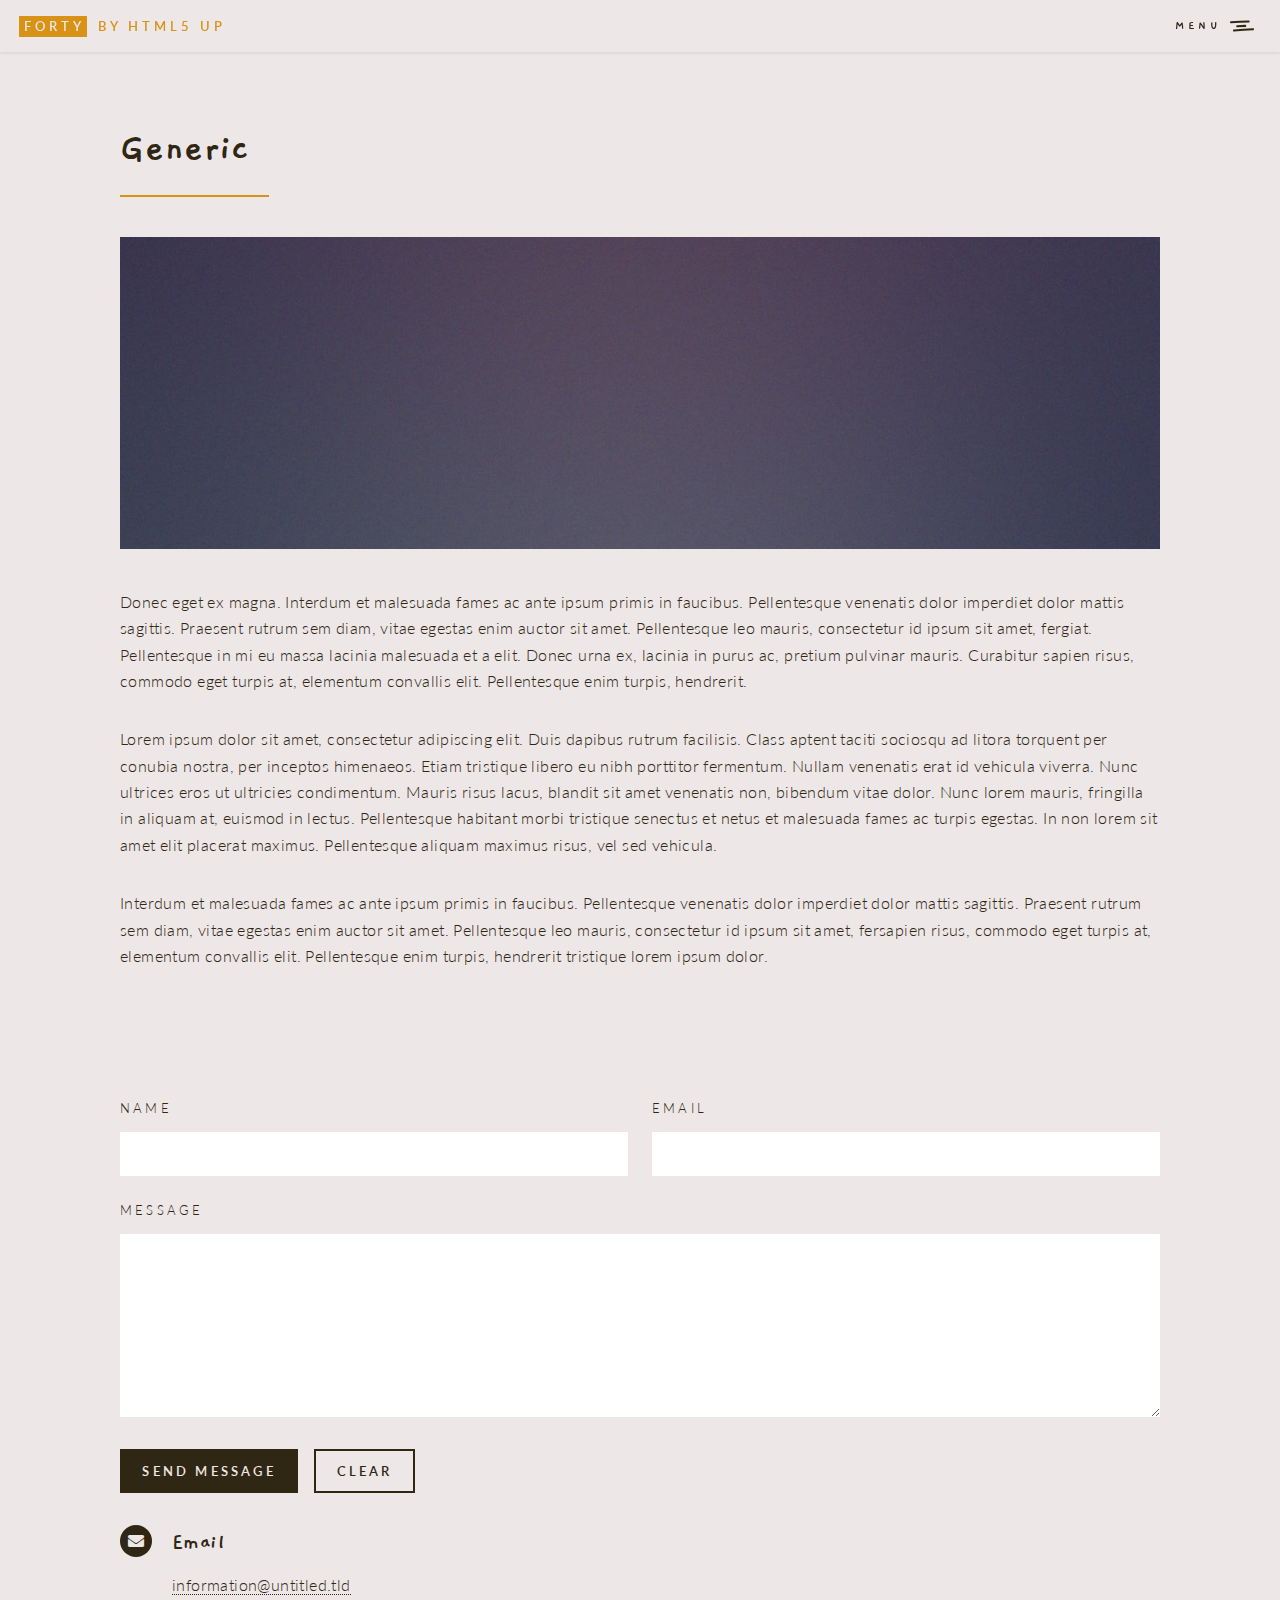
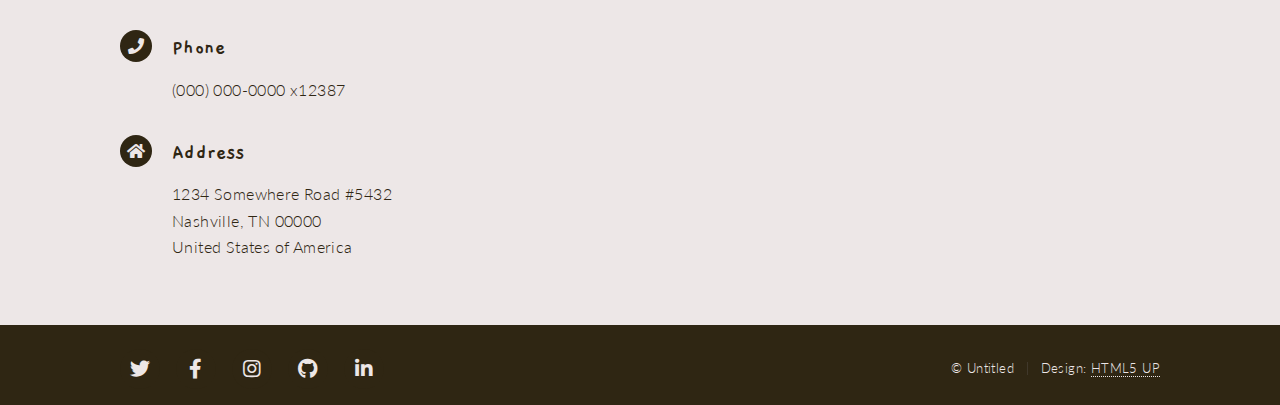
<file: generic.html>
<!DOCTYPE HTML>
<!--
	Forty by HTML5 UP
	html5up.net | @ajlkn
	Free for personal and commercial use under the CCA 3.0 license (html5up.net/license)
-->
<html>
	<head>
		<title>Generic - Forty by HTML5 UP</title>
		<meta charset="utf-8" />
		<meta name="viewport" content="width=device-width, initial-scale=1, user-scalable=no" />
		<link rel="stylesheet" href="assets/css/main.css" />
		<noscript><link rel="stylesheet" href="assets/css/noscript.css" /></noscript>
	</head>
	<body class="is-preload">

		<!-- Wrapper -->
			<div id="wrapper">

				<!-- Header -->
					<header id="header">
						<a href="index.html" class="logo"><strong>Forty</strong> <span>by HTML5 UP</span></a>
						<nav>
							<a href="#menu">Menu</a>
						</nav>
					</header>

				<!-- Menu -->
					<nav id="menu">
						<ul class="links">
							<li><a href="index.html">Home</a></li>
							<li><a href="landing.html">Landing</a></li>
							<li><a href="generic.html">Generic</a></li>
							<li><a href="elements.html">Elements</a></li>
						</ul>
						<ul class="actions stacked">
							<li><a href="#" class="button primary fit">Get Started</a></li>
							<li><a href="#" class="button fit">Log In</a></li>
						</ul>
					</nav>

				<!-- Main -->
					<div id="main" class="alt">

						<!-- One -->
							<section id="one">
								<div class="inner">
									<header class="major">
										<h1>Generic</h1>
									</header>
									<span class="image main"><img src="images/pic11.jpg" alt="" /></span>
									<p>Donec eget ex magna. Interdum et malesuada fames ac ante ipsum primis in faucibus. Pellentesque venenatis dolor imperdiet dolor mattis sagittis. Praesent rutrum sem diam, vitae egestas enim auctor sit amet. Pellentesque leo mauris, consectetur id ipsum sit amet, fergiat. Pellentesque in mi eu massa lacinia malesuada et a elit. Donec urna ex, lacinia in purus ac, pretium pulvinar mauris. Curabitur sapien risus, commodo eget turpis at, elementum convallis elit. Pellentesque enim turpis, hendrerit.</p>
									<p>Lorem ipsum dolor sit amet, consectetur adipiscing elit. Duis dapibus rutrum facilisis. Class aptent taciti sociosqu ad litora torquent per conubia nostra, per inceptos himenaeos. Etiam tristique libero eu nibh porttitor fermentum. Nullam venenatis erat id vehicula viverra. Nunc ultrices eros ut ultricies condimentum. Mauris risus lacus, blandit sit amet venenatis non, bibendum vitae dolor. Nunc lorem mauris, fringilla in aliquam at, euismod in lectus. Pellentesque habitant morbi tristique senectus et netus et malesuada fames ac turpis egestas. In non lorem sit amet elit placerat maximus. Pellentesque aliquam maximus risus, vel sed vehicula.</p>
									<p>Interdum et malesuada fames ac ante ipsum primis in faucibus. Pellentesque venenatis dolor imperdiet dolor mattis sagittis. Praesent rutrum sem diam, vitae egestas enim auctor sit amet. Pellentesque leo mauris, consectetur id ipsum sit amet, fersapien risus, commodo eget turpis at, elementum convallis elit. Pellentesque enim turpis, hendrerit tristique lorem ipsum dolor.</p>
								</div>
							</section>

					</div>

				<!-- Contact -->
					<section id="contact">
						<div class="inner">
							<section>
								<form method="post" action="#">
									<div class="fields">
										<div class="field half">
											<label for="name">Name</label>
											<input type="text" name="name" id="name" />
										</div>
										<div class="field half">
											<label for="email">Email</label>
											<input type="text" name="email" id="email" />
										</div>
										<div class="field">
											<label for="message">Message</label>
											<textarea name="message" id="message" rows="6"></textarea>
										</div>
									</div>
									<ul class="actions">
										<li><input type="submit" value="Send Message" class="primary" /></li>
										<li><input type="reset" value="Clear" /></li>
									</ul>
								</form>
							</section>
							<section class="split">
								<section>
									<div class="contact-method">
										<span class="icon solid alt fa-envelope"></span>
										<h3>Email</h3>
										<a href="#">information@untitled.tld</a>
									</div>
								</section>
								<section>
									<div class="contact-method">
										<span class="icon solid alt fa-phone"></span>
										<h3>Phone</h3>
										<span>(000) 000-0000 x12387</span>
									</div>
								</section>
								<section>
									<div class="contact-method">
										<span class="icon solid alt fa-home"></span>
										<h3>Address</h3>
										<span>1234 Somewhere Road #5432<br />
										Nashville, TN 00000<br />
										United States of America</span>
									</div>
								</section>
							</section>
						</div>
					</section>

				<!-- Footer -->
					<footer id="footer">
						<div class="inner">
							<ul class="icons">
								<li><a href="#" class="icon brands alt fa-twitter"><span class="label">Twitter</span></a></li>
								<li><a href="#" class="icon brands alt fa-facebook-f"><span class="label">Facebook</span></a></li>
								<li><a href="#" class="icon brands alt fa-instagram"><span class="label">Instagram</span></a></li>
								<li><a href="#" class="icon brands alt fa-github"><span class="label">GitHub</span></a></li>
								<li><a href="#" class="icon brands alt fa-linkedin-in"><span class="label">LinkedIn</span></a></li>
							</ul>
							<ul class="copyright">
								<li>&copy; Untitled</li><li>Design: <a href="https://html5up.net">HTML5 UP</a></li>
							</ul>
						</div>
					</footer>

			</div>

		<!-- Scripts -->
			<script src="assets/js/jquery.min.js"></script>
			<script src="assets/js/jquery.scrolly.min.js"></script>
			<script src="assets/js/jquery.scrollex.min.js"></script>
			<script src="assets/js/browser.min.js"></script>
			<script src="assets/js/breakpoints.min.js"></script>
			<script src="assets/js/util.js"></script>
			<script src="assets/js/main.js"></script>

	</body>
</html>
</file>
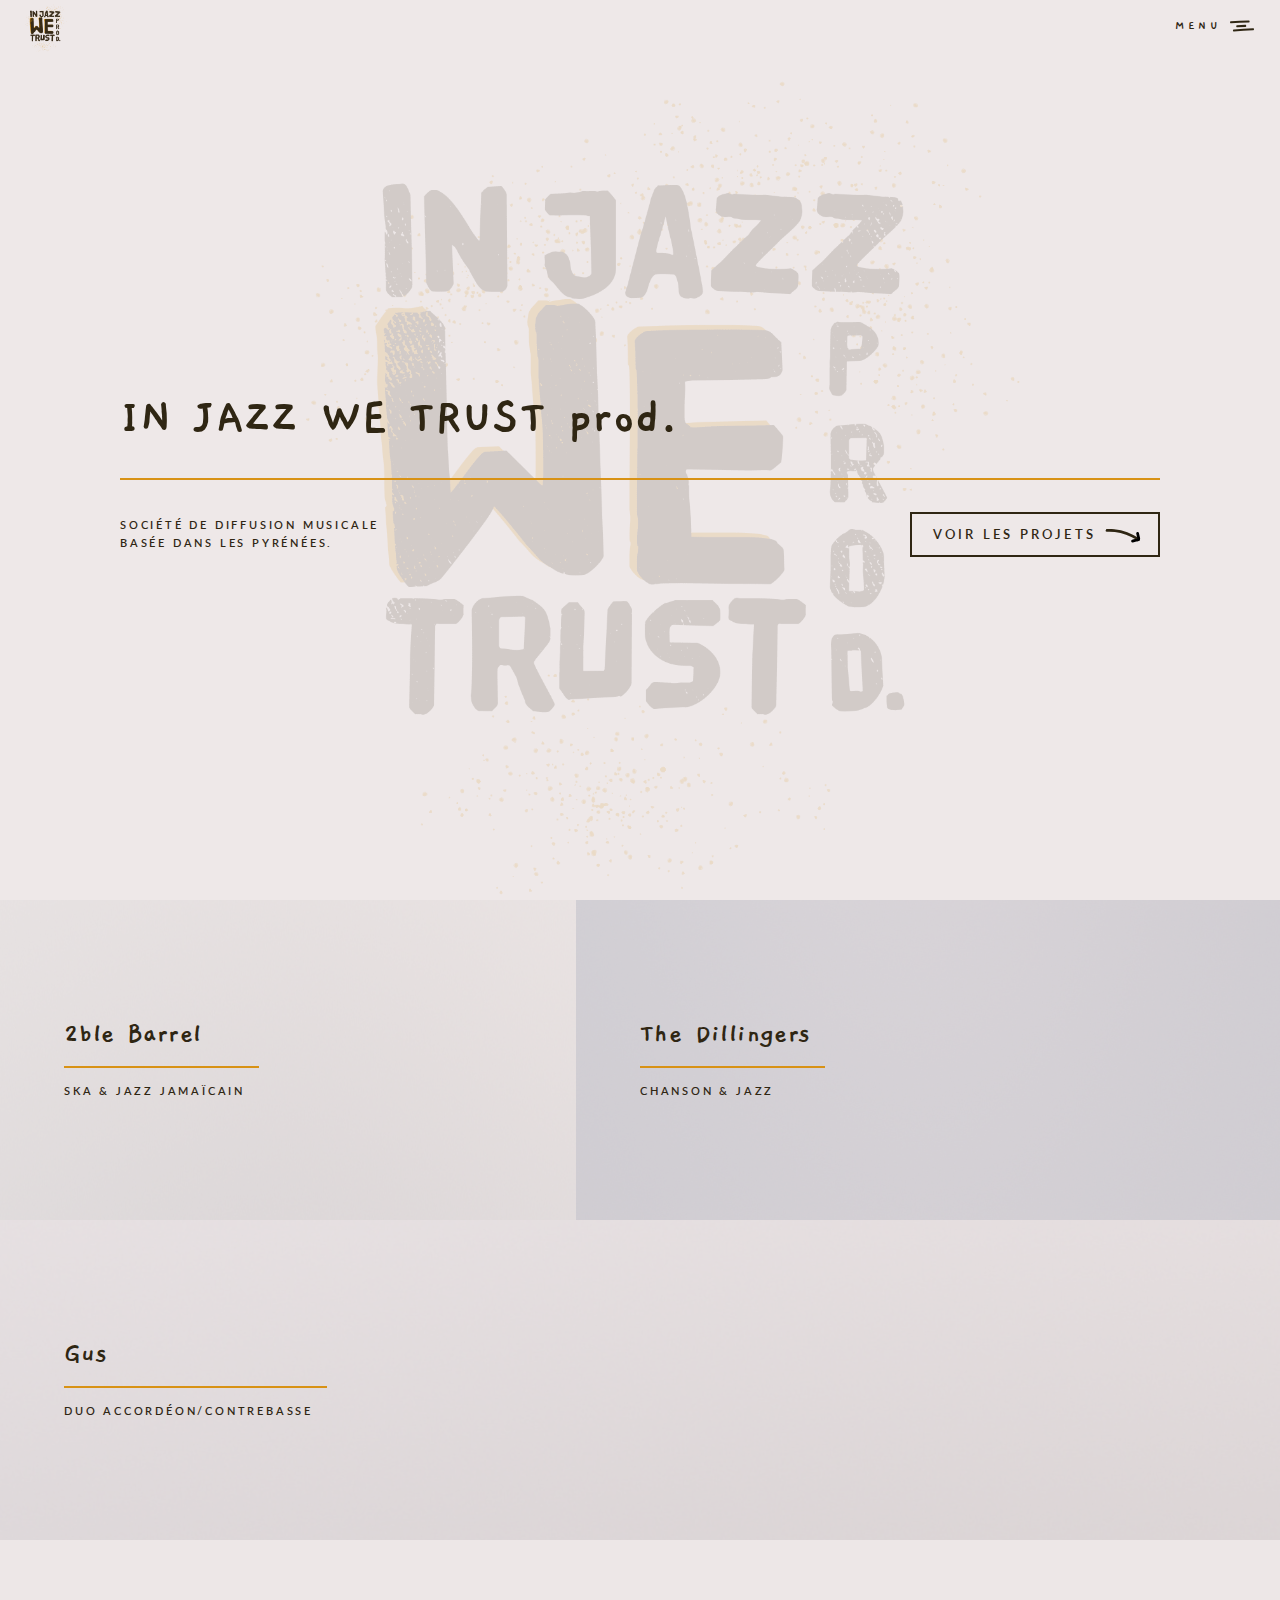
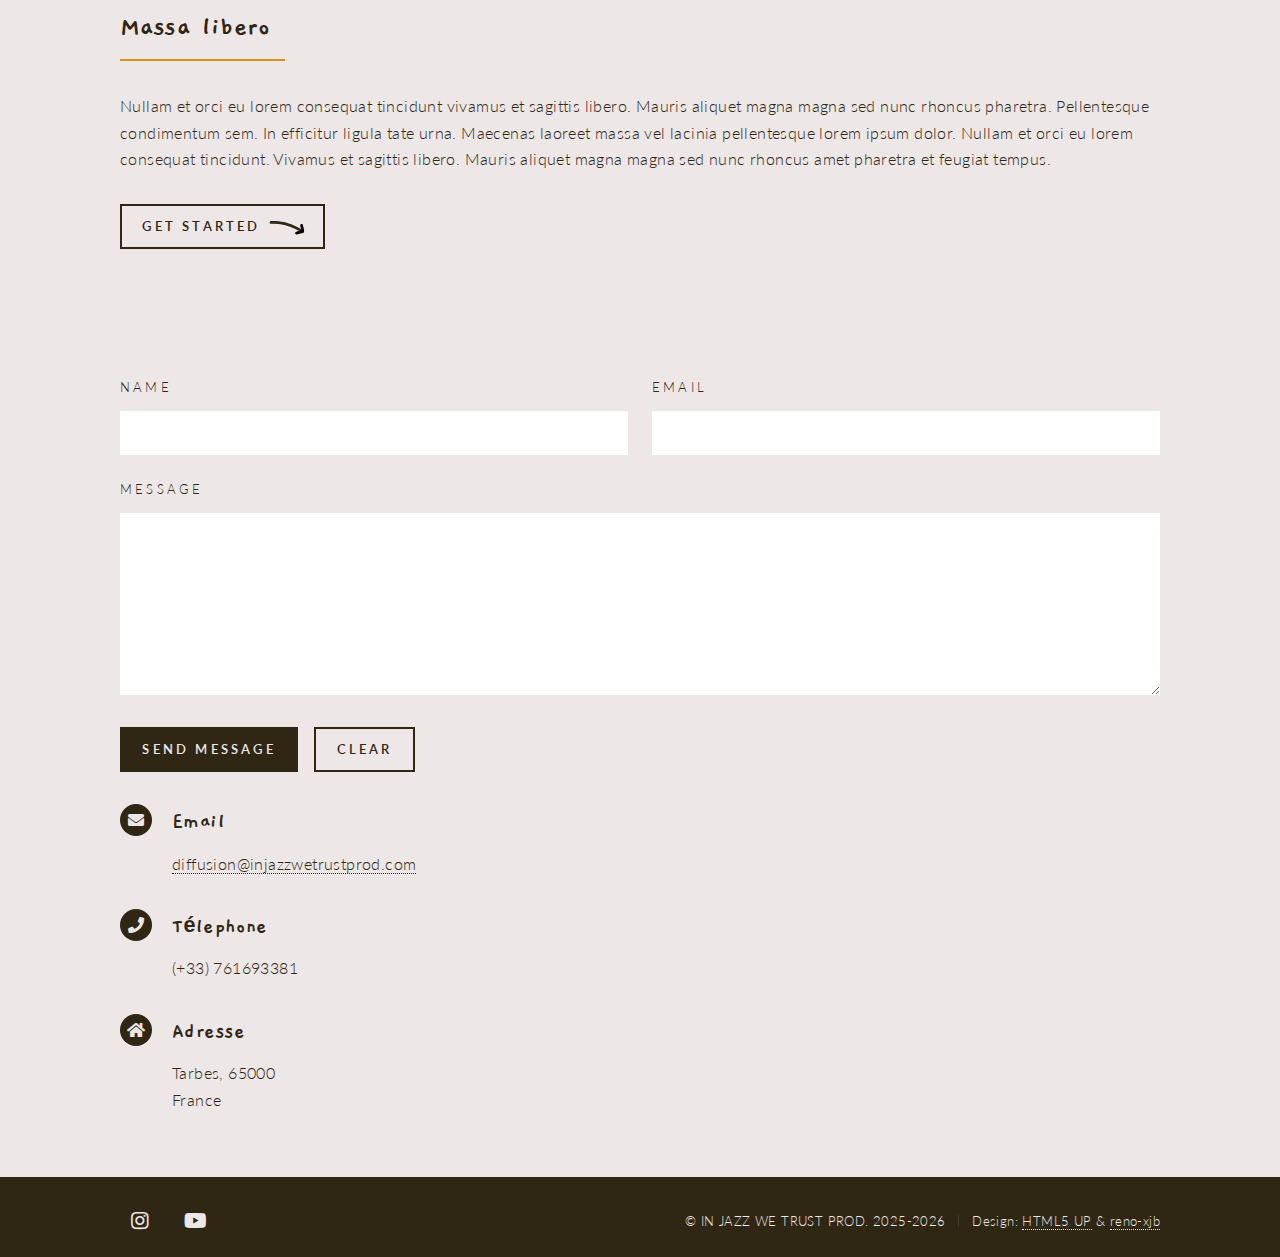
<file: index - backup.html>
<!DOCTYPE HTML>
<!--
	Forty by HTML5 UP
	html5up.net | @ajlkn
	Free for personal and commercial use under the CCA 3.0 license (html5up.net/license)
-->
<html>
	<head>
		<title>In Jazz We Trust Prod. - Diffusion</title>
		<meta charset="utf-8" />
		<meta name="viewport" content="width=device-width, initial-scale=1, user-scalable=no" />
		<link rel="stylesheet" href="assets/css/main.css" />
		<noscript><link rel="stylesheet" href="assets/css/noscript.css" /></noscript>
		<link rel="preconnect" href="https://fonts.googleapis.com">
		<link rel="preconnect" href="https://fonts.gstatic.com" crossorigin>
		<link href="https://fonts.googleapis.com/css2?family=Gaegu&family=Lato:ital,wght@0,100;0,300;0,400;0,700;0,900;1,100;1,300;1,400;1,700;1,900&display=swap" rel="stylesheet">
	</head>
	<body class="is-preload">

		<!-- Wrapper -->
			<div id="wrapper">

				<!-- Header -->
					<header id="header" class="alt">
						<a href="index.html" class="logo">
							<img src="images/In-Jazz-We-Trust-Prod_Logo.png" alt="" />
							<!-- <span>In Jazz we trust </span><strong>prod.</strong> -->
						</a>
						<nav>
							<a href="#menu">Menu</a>
						</nav>
					</header>

				<!-- Menu -->
					<nav id="menu">
						<ul class="links">
							<li><a href="index.html">Home</a></li>
							<li><a href="landing.html">Landing</a></li>
							<li><a href="generic.html">Generic</a></li>
							<li><a href="elements.html">Elements</a></li>
						</ul>
						<ul class="actions stacked">
							<li><a href="#" class="button primary fit">Get Started</a></li>
							<li><a href="#" class="button fit">Log In</a></li>
						</ul>
					</nav>

				<!-- Banner -->
					<section id="banner" class="major">
						<div class="inner">
							<header class="major">
								<h1>IN JAZZ WE TRUST prod.</h1>
							</header>
							<div class="content">
								<p>Société de diffusion musicale<br />
								basée dans les Pyrénées.</p>
								<ul class="actions">
									<li><a href="#one" class="button next scrolly">Voir les projets</a></li>
								</ul>
							</div>
						</div>
					</section>

				<!-- Main -->
					<div id="main">

						<!-- One -->
							<section id="one" class="tiles">
								<article>
									<span class="image">
										<img src="images/pic01.jpg" alt="" />
									</span>
									<header class="major">
										<h3><a href="landing.html" class="link">2ble Barrel</a></h3>
										<p>Ska & Jazz jamaïcain</p>
									</header>
								</article>
								<article>
									<span class="image">
										<img src="images/pic02.jpg" alt="" />
									</span>
									<header class="major">
										<h3><a href="landing.html" class="link">The Dillingers</a></h3>
										<p>Chanson & Jazz</p>
									</header>
								</article>
								<article>
									<span class="image">
										<img src="images/pic03.jpg" alt="" />
									</span>
									<header class="major">
										<h3><a href="landing.html" class="link">Gus</a></h3>
										<p>Duo accordéon/contrebasse</p>
									</header>
								</article>
								<!--article>
									<span class="image">
										<img src="images/pic04.jpg" alt="" />
									</span>
									<header class="major">
										<h3><a href="landing.html" class="link">Ipsum</a></h3>
										<p>Nisl sed aliquam</p>
									</header>
								</article>
								<article>
									<span class="image">
										<img src="images/pic05.jpg" alt="" />
									</span>
									<header class="major">
										<h3><a href="landing.html" class="link">Consequat</a></h3>
										<p>Ipsum dolor sit amet</p>
									</header>
								</article>
								<article>
									<span class="image">
										<img src="images/pic06.jpg" alt="" />
									</span>
									<header class="major">
										<h3><a href="landing.html" class="link">Etiam</a></h3>
										<p>Feugiat amet tempus</p>
									</header>
								</article-->
							</section>

						<!-- Two -->
							<section id="two">
								<div class="inner">
									<header class="major">
										<h2>Massa libero</h2>
									</header>
									<p>Nullam et orci eu lorem consequat tincidunt vivamus et sagittis libero. Mauris aliquet magna magna sed nunc rhoncus pharetra. Pellentesque condimentum sem. In efficitur ligula tate urna. Maecenas laoreet massa vel lacinia pellentesque lorem ipsum dolor. Nullam et orci eu lorem consequat tincidunt. Vivamus et sagittis libero. Mauris aliquet magna magna sed nunc rhoncus amet pharetra et feugiat tempus.</p>
									<ul class="actions">
										<li><a href="landing.html" class="button next">Get Started</a></li>
									</ul>
								</div>
							</section>

					</div>

				<!-- Contact -->
					<section id="contact">
						<div class="inner">
							<section>
								<form method="post" action="#">
									<div class="fields">
										<div class="field half">
											<label for="name">Name</label>
											<input type="text" name="name" id="name" />
										</div>
										<div class="field half">
											<label for="email">Email</label>
											<input type="text" name="email" id="email" />
										</div>
										<div class="field">
											<label for="message">Message</label>
											<textarea name="message" id="message" rows="6"></textarea>
										</div>
									</div>
									<ul class="actions">
										<li><input type="submit" value="Send Message" class="primary" /></li>
										<li><input type="reset" value="Clear" /></li>
									</ul>
								</form>
							</section>
							<section class="split">
								<section>
									<div class="contact-method">
										<span class="icon solid alt fa-envelope"></span>
										<h3>Email</h3>
										<a href="#">diffusion@injazzwetrustprod.com</a>
									</div>
								</section>
								<section>
									<div class="contact-method">
										<span class="icon solid alt fa-phone"></span>
										<h3>Télephone</h3>
										<span>(+33) 761693381</span>
									</div>
								</section>
								<section>
									<div class="contact-method">
										<span class="icon solid alt fa-home"></span>
										<h3>Adresse</h3>
										<span>Tarbes, 65000<br />
										France</span>
									</div>
								</section>
							</section>
						</div>
					</section>

				<!-- Footer -->
					<footer id="footer">
						<div class="inner">
							<ul class="icons">
								<li><a href="https://instagram.com/in_jazz_we_trust_prod" class="icon brands alt fa-instagram"><span class="label">Instagram</span></a></li>
								<li><a href="https://youtube.com/@InJazzWeTrustProd" class="icon brands alt fa-youtube"><span class="label">Youtube</span></a></li>
							</ul>
							<ul class="copyright">
								<li>&copy; IN JAZZ WE TRUST PROD. 2025-<script>document.write(new Date().getFullYear())</script></li><li>Design: <a href="https://html5up.net">HTML5 UP</a> & <a href="https://github.com/reno-xjb">reno-xjb</a></li>
							</ul>
						</div>
					</footer>

			</div>

		<!-- Scripts -->
			<script src="assets/js/jquery.min.js"></script>
			<script src="assets/js/jquery.scrolly.min.js"></script>
			<script src="assets/js/jquery.scrollex.min.js"></script>
			<script src="assets/js/browser.min.js"></script>
			<script src="assets/js/breakpoints.min.js"></script>
			<script src="assets/js/util.js"></script>
			<script src="assets/js/main.js"></script>

	</body>
</html>
</file>
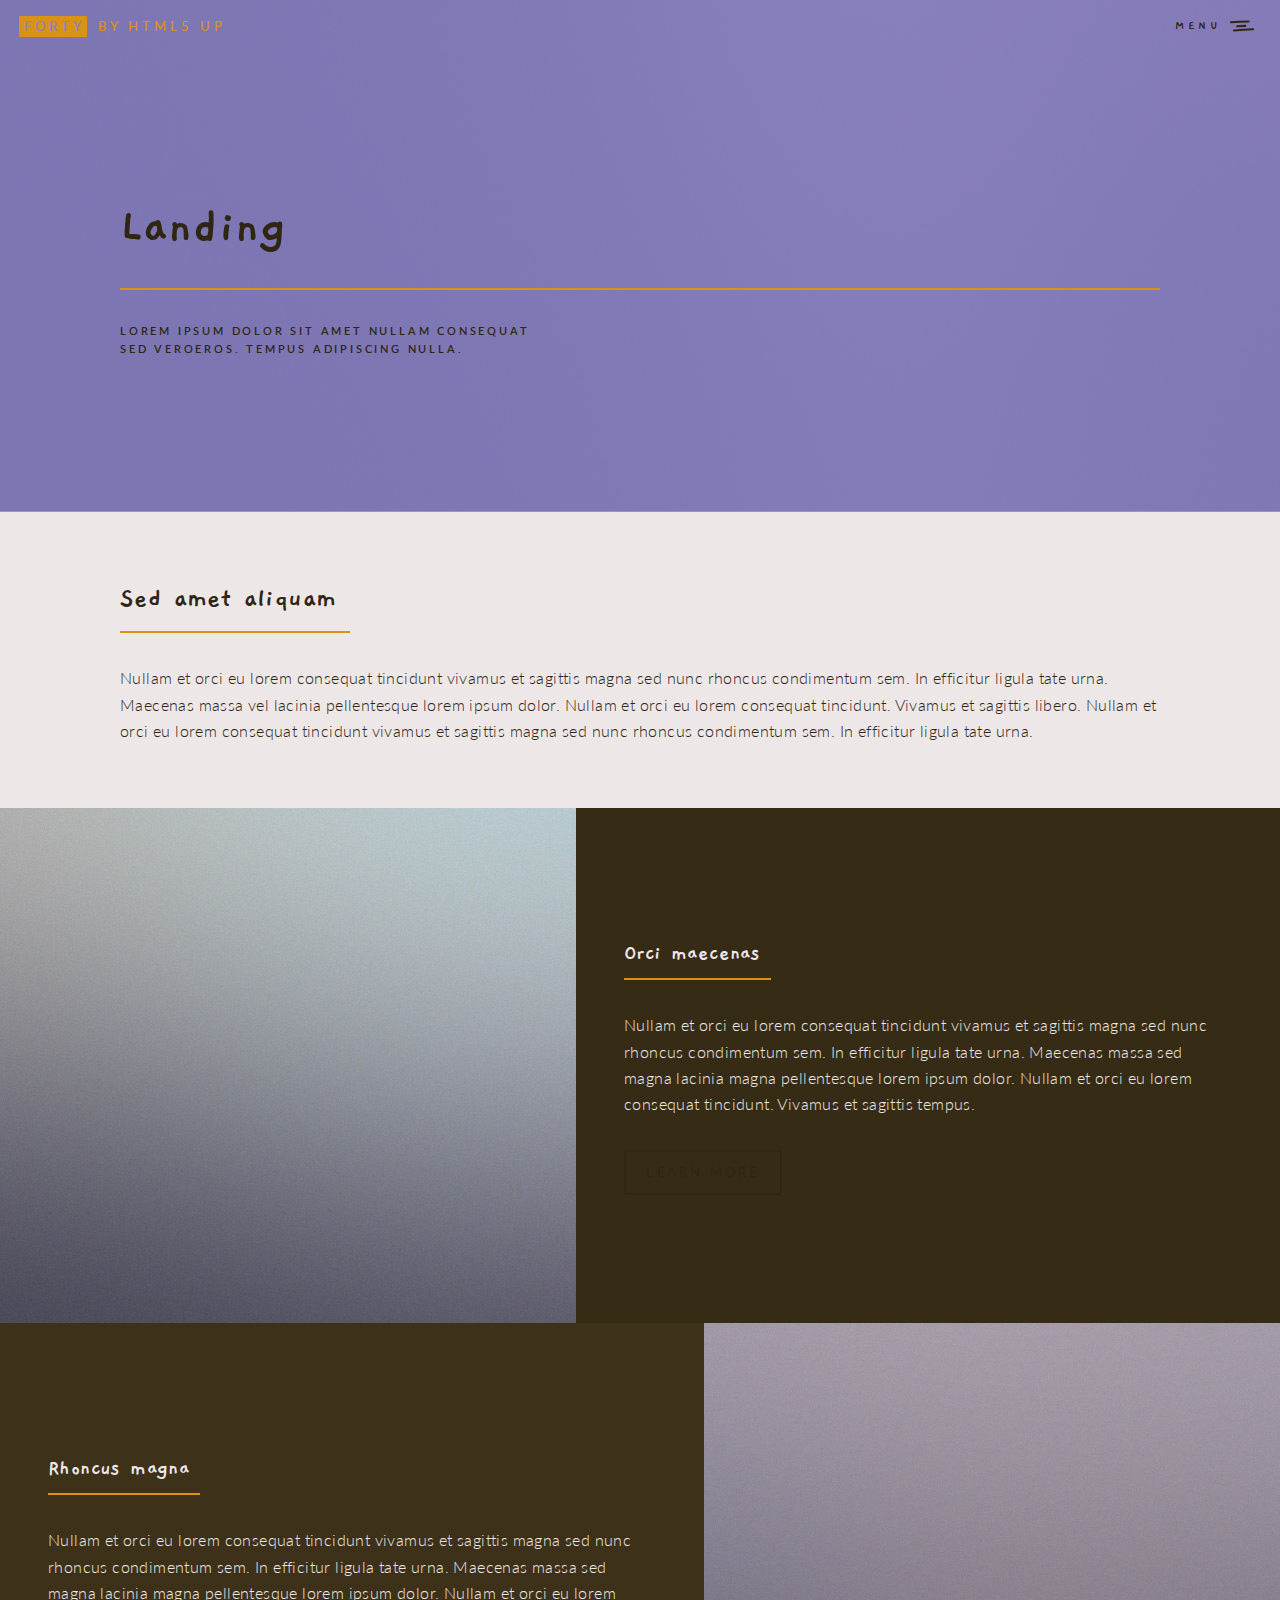
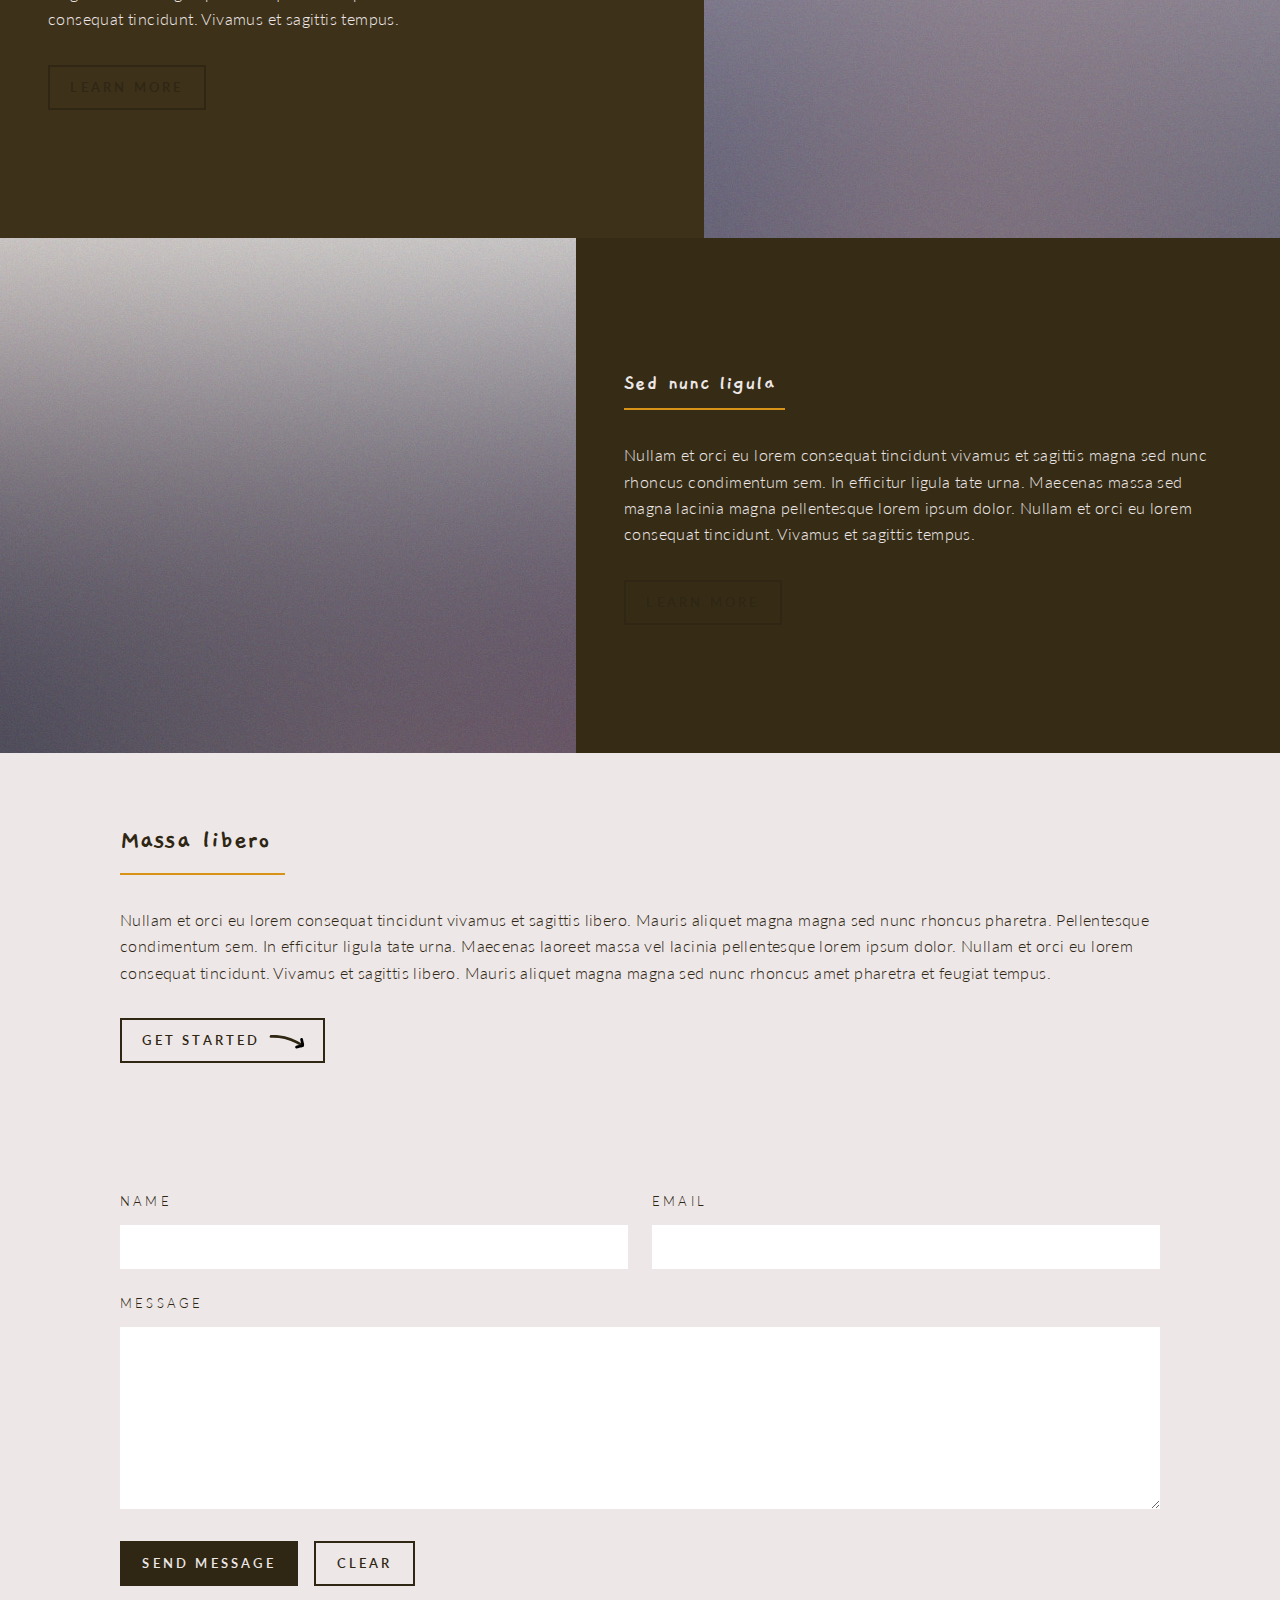
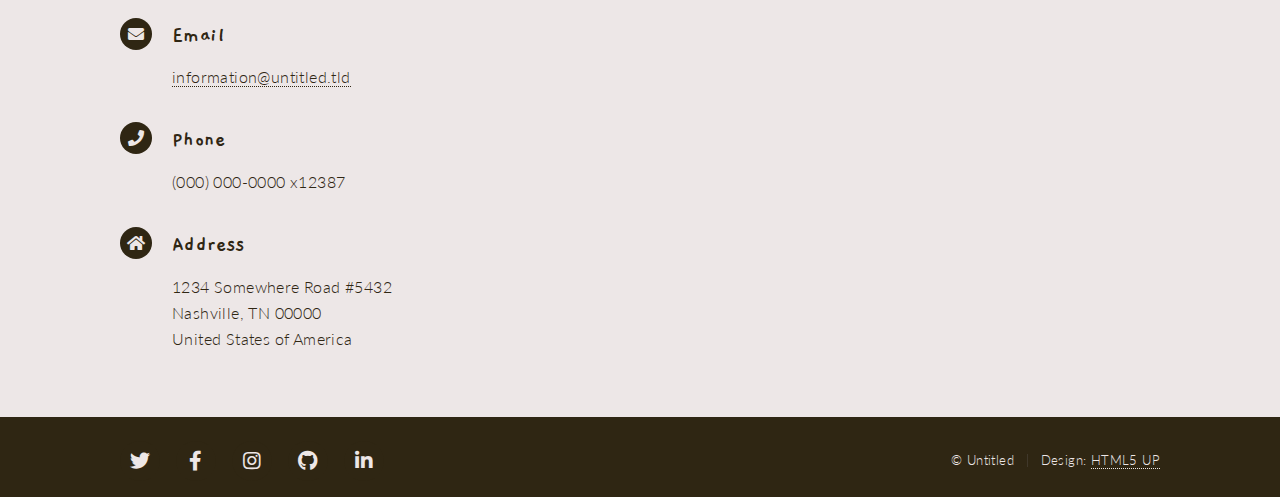
<file: landing.html>
<!DOCTYPE HTML>
<!--
	Forty by HTML5 UP
	html5up.net | @ajlkn
	Free for personal and commercial use under the CCA 3.0 license (html5up.net/license)
-->
<html>
	<head>
		<title>Landing - Forty by HTML5 UP</title>
		<meta charset="utf-8" />
		<meta name="viewport" content="width=device-width, initial-scale=1, user-scalable=no" />
		<link rel="stylesheet" href="assets/css/main.css" />
		<noscript><link rel="stylesheet" href="assets/css/noscript.css" /></noscript>
	</head>
	<body class="is-preload">

		<!-- Wrapper -->
			<div id="wrapper">

				<!-- Header -->
				<!-- Note: The "styleN" class below should match that of the banner element. -->
					<header id="header" class="alt style2">
						<a href="index.html" class="logo"><strong>Forty</strong> <span>by HTML5 UP</span></a>
						<nav>
							<a href="#menu">Menu</a>
						</nav>
					</header>

				<!-- Menu -->
					<nav id="menu">
						<ul class="links">
							<li><a href="index.html">Home</a></li>
							<li><a href="landing.html">Landing</a></li>
							<li><a href="generic.html">Generic</a></li>
							<li><a href="elements.html">Elements</a></li>
						</ul>
						<ul class="actions stacked">
							<li><a href="#" class="button primary fit">Get Started</a></li>
							<li><a href="#" class="button fit">Log In</a></li>
						</ul>
					</nav>

				<!-- Banner -->
				<!-- Note: The "styleN" class below should match that of the header element. -->
					<section id="banner" class="style2">
						<div class="inner">
							<span class="image">
								<img src="images/pic07.jpg" alt="" />
							</span>
							<header class="major">
								<h1>Landing</h1>
							</header>
							<div class="content">
								<p>Lorem ipsum dolor sit amet nullam consequat<br />
								sed veroeros. tempus adipiscing nulla.</p>
							</div>
						</div>
					</section>

				<!-- Main -->
					<div id="main">

						<!-- One -->
							<section id="one">
								<div class="inner">
									<header class="major">
										<h2>Sed amet aliquam</h2>
									</header>
									<p>Nullam et orci eu lorem consequat tincidunt vivamus et sagittis magna sed nunc rhoncus condimentum sem. In efficitur ligula tate urna. Maecenas massa vel lacinia pellentesque lorem ipsum dolor. Nullam et orci eu lorem consequat tincidunt. Vivamus et sagittis libero. Nullam et orci eu lorem consequat tincidunt vivamus et sagittis magna sed nunc rhoncus condimentum sem. In efficitur ligula tate urna.</p>
								</div>
							</section>

						<!-- Two -->
							<section id="two" class="spotlights">
								<section>
									<a href="generic.html" class="image">
										<img src="images/pic08.jpg" alt="" data-position="center center" />
									</a>
									<div class="content">
										<div class="inner">
											<header class="major">
												<h3>Orci maecenas</h3>
											</header>
											<p>Nullam et orci eu lorem consequat tincidunt vivamus et sagittis magna sed nunc rhoncus condimentum sem. In efficitur ligula tate urna. Maecenas massa sed magna lacinia magna pellentesque lorem ipsum dolor. Nullam et orci eu lorem consequat tincidunt. Vivamus et sagittis tempus.</p>
											<ul class="actions">
												<li><a href="generic.html" class="button">Learn more</a></li>
											</ul>
										</div>
									</div>
								</section>
								<section>
									<a href="generic.html" class="image">
										<img src="images/pic09.jpg" alt="" data-position="top center" />
									</a>
									<div class="content">
										<div class="inner">
											<header class="major">
												<h3>Rhoncus magna</h3>
											</header>
											<p>Nullam et orci eu lorem consequat tincidunt vivamus et sagittis magna sed nunc rhoncus condimentum sem. In efficitur ligula tate urna. Maecenas massa sed magna lacinia magna pellentesque lorem ipsum dolor. Nullam et orci eu lorem consequat tincidunt. Vivamus et sagittis tempus.</p>
											<ul class="actions">
												<li><a href="generic.html" class="button">Learn more</a></li>
											</ul>
										</div>
									</div>
								</section>
								<section>
									<a href="generic.html" class="image">
										<img src="images/pic10.jpg" alt="" data-position="25% 25%" />
									</a>
									<div class="content">
										<div class="inner">
											<header class="major">
												<h3>Sed nunc ligula</h3>
											</header>
											<p>Nullam et orci eu lorem consequat tincidunt vivamus et sagittis magna sed nunc rhoncus condimentum sem. In efficitur ligula tate urna. Maecenas massa sed magna lacinia magna pellentesque lorem ipsum dolor. Nullam et orci eu lorem consequat tincidunt. Vivamus et sagittis tempus.</p>
											<ul class="actions">
												<li><a href="generic.html" class="button">Learn more</a></li>
											</ul>
										</div>
									</div>
								</section>
							</section>

						<!-- Three -->
							<section id="three">
								<div class="inner">
									<header class="major">
										<h2>Massa libero</h2>
									</header>
									<p>Nullam et orci eu lorem consequat tincidunt vivamus et sagittis libero. Mauris aliquet magna magna sed nunc rhoncus pharetra. Pellentesque condimentum sem. In efficitur ligula tate urna. Maecenas laoreet massa vel lacinia pellentesque lorem ipsum dolor. Nullam et orci eu lorem consequat tincidunt. Vivamus et sagittis libero. Mauris aliquet magna magna sed nunc rhoncus amet pharetra et feugiat tempus.</p>
									<ul class="actions">
										<li><a href="generic.html" class="button next">Get Started</a></li>
									</ul>
								</div>
							</section>

					</div>

				<!-- Contact -->
					<section id="contact">
						<div class="inner">
							<section>
								<form method="post" action="#">
									<div class="fields">
										<div class="field half">
											<label for="name">Name</label>
											<input type="text" name="name" id="name" />
										</div>
										<div class="field half">
											<label for="email">Email</label>
											<input type="text" name="email" id="email" />
										</div>
										<div class="field">
											<label for="message">Message</label>
											<textarea name="message" id="message" rows="6"></textarea>
										</div>
									</div>
									<ul class="actions">
										<li><input type="submit" value="Send Message" class="primary" /></li>
										<li><input type="reset" value="Clear" /></li>
									</ul>
								</form>
							</section>
							<section class="split">
								<section>
									<div class="contact-method">
										<span class="icon solid alt fa-envelope"></span>
										<h3>Email</h3>
										<a href="#">information@untitled.tld</a>
									</div>
								</section>
								<section>
									<div class="contact-method">
										<span class="icon solid alt fa-phone"></span>
										<h3>Phone</h3>
										<span>(000) 000-0000 x12387</span>
									</div>
								</section>
								<section>
									<div class="contact-method">
										<span class="icon solid alt fa-home"></span>
										<h3>Address</h3>
										<span>1234 Somewhere Road #5432<br />
										Nashville, TN 00000<br />
										United States of America</span>
									</div>
								</section>
							</section>
						</div>
					</section>

				<!-- Footer -->
					<footer id="footer">
						<div class="inner">
							<ul class="icons">
								<li><a href="#" class="icon brands alt fa-twitter"><span class="label">Twitter</span></a></li>
								<li><a href="#" class="icon brands alt fa-facebook-f"><span class="label">Facebook</span></a></li>
								<li><a href="#" class="icon brands alt fa-instagram"><span class="label">Instagram</span></a></li>
								<li><a href="#" class="icon brands alt fa-github"><span class="label">GitHub</span></a></li>
								<li><a href="#" class="icon brands alt fa-linkedin-in"><span class="label">LinkedIn</span></a></li>
							</ul>
							<ul class="copyright">
								<li>&copy; Untitled</li><li>Design: <a href="https://html5up.net">HTML5 UP</a></li>
							</ul>
						</div>
					</footer>

			</div>

		<!-- Scripts -->
			<script src="assets/js/jquery.min.js"></script>
			<script src="assets/js/jquery.scrolly.min.js"></script>
			<script src="assets/js/jquery.scrollex.min.js"></script>
			<script src="assets/js/browser.min.js"></script>
			<script src="assets/js/breakpoints.min.js"></script>
			<script src="assets/js/util.js"></script>
			<script src="assets/js/main.js"></script>

	</body>
</html>
</file>
<file: assets/css/noscript.css>
/*
	Forty by HTML5 UP
	html5up.net | @ajlkn
	Free for personal and commercial use under the CCA 3.0 license (html5up.net/license)
*/
/* Banner */
body.is-preload #banner:after {
  opacity: 0.85;
}
body.is-preload #banner > .inner {
  -moz-filter: none;
  -webkit-filter: none;
  -ms-filter: none;
  filter: none;
  -moz-transform: none;
  -webkit-transform: none;
  -ms-transform: none;
  transform: none;
  opacity: 1;
}

/*# sourceMappingURL=noscript.css.map */
</file>
<file: assets/css/main.css>
@import 'fontawesome-all.min.css';
@import url("https://fonts.googleapis.com/css2?family=Gaegu&family=Lato:ital,wght@0,100;0,300;0,400;0,700;0,900;1,100;1,300;1,400;1,700;1,900&display=swap");
/*
	Forty by HTML5 UP
	html5up.net | @ajlkn
	Free for personal and commercial use under the CCA 3.0 license (html5up.net/license)
*/
html, body, div, span, applet, object,
iframe, h1, h2, h3, h4, h5, h6, p, blockquote,
pre, a, abbr, acronym, address, big, cite,
code, del, dfn, em, img, ins, kbd, q, s, samp,
small, strike, strong, sub, sup, tt, var, b,
u, i, center, dl, dt, dd, ol, ul, li, fieldset,
form, label, legend, table, caption, tbody,
tfoot, thead, tr, th, td, article, aside,
canvas, details, embed, figure, figcaption,
footer, header, hgroup, menu, nav, output, ruby,
section, summary, time, mark, audio, video {
  margin: 0;
  padding: 0;
  border: 0;
  font-size: 100%;
  font: inherit;
  vertical-align: baseline;
}

article, aside, details, figcaption, figure,
footer, header, hgroup, menu, nav, section {
  display: block;
}

body {
  line-height: 1;
}

ol, ul {
  list-style: none;
}

blockquote, q {
  quotes: none;
}
blockquote:before, blockquote:after, q:before, q:after {
  content: "";
  content: none;
}

table {
  border-collapse: collapse;
  border-spacing: 0;
}

body {
  -webkit-text-size-adjust: none;
}

mark {
  background-color: transparent;
  color: inherit;
}

input::-moz-focus-inner {
  border: 0;
  padding: 0;
}

input, select, textarea {
  -moz-appearance: none;
  -webkit-appearance: none;
  -ms-appearance: none;
  appearance: none;
}

/* Basic */
@-ms-viewport {
  width: device-width;
}
body {
  -ms-overflow-style: scrollbar;
}

@media screen and (max-width: 480px) {
  html, body {
    min-width: 320px;
  }
}
html {
  box-sizing: border-box;
}

*, *:before, *:after {
  box-sizing: inherit;
}

body {
  background: #ede7e7;
}
body.is-preload *, body.is-preload *:before, body.is-preload *:after {
  -moz-animation: none !important;
  -webkit-animation: none !important;
  -ms-animation: none !important;
  animation: none !important;
  -moz-transition: none !important;
  -webkit-transition: none !important;
  -ms-transition: none !important;
  transition: none !important;
}

/* Type */
body, input, select, textarea, .svg-obfuscated {
  color: #2f2613;
  font-family: "Lato", Helvetica, sans-serif;
  font-size: 17pt;
  font-weight: 300;
  letter-spacing: 0.025em;
  line-height: 1.65;
}
@media screen and (max-width: 1680px) {
  body, input, select, textarea, .svg-obfuscated {
    font-size: 14pt;
  }
}
@media screen and (max-width: 1280px) {
  body, input, select, textarea, .svg-obfuscated {
    font-size: 12pt;
  }
}
@media screen and (max-width: 360px) {
  body, input, select, textarea, .svg-obfuscated {
    font-size: 11pt;
  }
}

a {
  -moz-transition: color 0.2s ease-in-out, border-bottom-color 0.2s ease-in-out;
  -webkit-transition: color 0.2s ease-in-out, border-bottom-color 0.2s ease-in-out;
  -ms-transition: color 0.2s ease-in-out, border-bottom-color 0.2s ease-in-out;
  transition: color 0.2s ease-in-out, border-bottom-color 0.2s ease-in-out;
  border-bottom: dotted 1px;
  color: inherit;
  text-decoration: none;
}
a:hover {
  border-bottom-color: transparent;
  color: #d89215 !important;
}
a:active {
  color: rgb(142.2659810127, 97.7416869523, 18.2340189873) !important;
}

strong, b {
  color: #2f2613;
  font-weight: 600;
}

em, i {
  font-style: italic;
}

p {
  margin: 0 0 2em 0;
}

h1, h2, h3, h4, h5, h6 {
  font-family: "Gaegu", Helvetica, sans-serif;
  color: #2f2613;
  font-weight: 600;
  line-height: 1.65;
  margin: 0 0 1em 0;
}
h1 a, h2 a, h3 a, h4 a, h5 a, h6 a {
  color: inherit;
  border-bottom: 0;
}

h1 {
  font-size: 2.5em;
}

h2 {
  font-size: 1.75em;
}

h3 {
  font-size: 1.35em;
}

h4 {
  font-size: 1.1em;
}

h5 {
  font-size: 0.9em;
}

h6 {
  font-size: 0.7em;
}

@media screen and (max-width: 736px) {
  h1 {
    font-size: 2em;
  }
  h2 {
    font-size: 1.5em;
  }
  h3 {
    font-size: 1.25em;
  }
}
sub {
  font-size: 0.8em;
  position: relative;
  top: 0.5em;
}

sup {
  font-size: 0.8em;
  position: relative;
  top: -0.5em;
}

blockquote {
  border-left: solid 4px rgba(212, 212, 255, 0.1);
  font-style: italic;
  margin: 0 0 2em 0;
  padding: 0.5em 0 0.5em 2em;
}

code {
  font-family: "Courier New", monospace;
  font-size: 0.9em;
  margin: 0 0.25em;
  padding: 0.25em 0.65em;
}

pre {
  -webkit-overflow-scrolling: touch;
  font-family: "Courier New", monospace;
  font-size: 0.9em;
  margin: 0 0 2em 0;
}
pre code {
  display: block;
  line-height: 1.75;
  padding: 1em 1.5em;
  overflow-x: auto;
}

hr {
  border: 0;
  border-bottom: solid 1px rgba(212, 212, 255, 0.1);
  margin: 2em 0;
}
hr.major {
  margin: 3em 0;
}

.align-left {
  text-align: left;
}

.align-center {
  text-align: center;
}

.align-right {
  text-align: right;
}

.align-justify {
  text-align: justify;
}

#header nav {
  font-family: "Gaegu", Helvetica, sans-serif;
}

/* Row */
.row {
  display: flex;
  flex-wrap: wrap;
  box-sizing: border-box;
  align-items: stretch;
}
.row > * {
  box-sizing: border-box;
}
.row.gtr-uniform > * > :last-child {
  margin-bottom: 0;
}
.row.aln-left {
  justify-content: flex-start;
}
.row.aln-center {
  justify-content: center;
}
.row.aln-right {
  justify-content: flex-end;
}
.row.aln-top {
  align-items: flex-start;
}
.row.aln-middle {
  align-items: center;
}
.row.aln-bottom {
  align-items: flex-end;
}
.row > .imp {
  order: -1;
}
.row > .col-1 {
  width: 8.3333333333%;
}
.row > .off-1 {
  margin-left: 8.3333333333%;
}
.row > .col-2 {
  width: 16.6666666667%;
}
.row > .off-2 {
  margin-left: 16.6666666667%;
}
.row > .col-3 {
  width: 25%;
}
.row > .off-3 {
  margin-left: 25%;
}
.row > .col-4 {
  width: 33.3333333333%;
}
.row > .off-4 {
  margin-left: 33.3333333333%;
}
.row > .col-5 {
  width: 41.6666666667%;
}
.row > .off-5 {
  margin-left: 41.6666666667%;
}
.row > .col-6 {
  width: 50%;
}
.row > .off-6 {
  margin-left: 50%;
}
.row > .col-7 {
  width: 58.3333333333%;
}
.row > .off-7 {
  margin-left: 58.3333333333%;
}
.row > .col-8 {
  width: 66.6666666667%;
}
.row > .off-8 {
  margin-left: 66.6666666667%;
}
.row > .col-9 {
  width: 75%;
}
.row > .off-9 {
  margin-left: 75%;
}
.row > .col-10 {
  width: 83.3333333333%;
}
.row > .off-10 {
  margin-left: 83.3333333333%;
}
.row > .col-11 {
  width: 91.6666666667%;
}
.row > .off-11 {
  margin-left: 91.6666666667%;
}
.row > .col-12 {
  width: 100%;
}
.row > .off-12 {
  margin-left: 100%;
}
.row.gtr-0 {
  margin-top: 0;
  margin-left: 0em;
}
.row.gtr-0 > * {
  padding: 0 0 0 0em;
}
.row.gtr-0.gtr-uniform {
  margin-top: 0em;
}
.row.gtr-0.gtr-uniform > * {
  padding-top: 0em;
}
.row.gtr-25 {
  margin-top: 0;
  margin-left: -0.5em;
}
.row.gtr-25 > * {
  padding: 0 0 0 0.5em;
}
.row.gtr-25.gtr-uniform {
  margin-top: -0.5em;
}
.row.gtr-25.gtr-uniform > * {
  padding-top: 0.5em;
}
.row.gtr-50 {
  margin-top: 0;
  margin-left: -1em;
}
.row.gtr-50 > * {
  padding: 0 0 0 1em;
}
.row.gtr-50.gtr-uniform {
  margin-top: -1em;
}
.row.gtr-50.gtr-uniform > * {
  padding-top: 1em;
}
.row {
  margin-top: 0;
  margin-left: -2em;
}
.row > * {
  padding: 0 0 0 2em;
}
.row.gtr-uniform {
  margin-top: -2em;
}
.row.gtr-uniform > * {
  padding-top: 2em;
}
.row.gtr-150 {
  margin-top: 0;
  margin-left: -3em;
}
.row.gtr-150 > * {
  padding: 0 0 0 3em;
}
.row.gtr-150.gtr-uniform {
  margin-top: -3em;
}
.row.gtr-150.gtr-uniform > * {
  padding-top: 3em;
}
.row.gtr-200 {
  margin-top: 0;
  margin-left: -4em;
}
.row.gtr-200 > * {
  padding: 0 0 0 4em;
}
.row.gtr-200.gtr-uniform {
  margin-top: -4em;
}
.row.gtr-200.gtr-uniform > * {
  padding-top: 4em;
}
@media screen and (max-width: 1680px) {
  .row {
    display: flex;
    flex-wrap: wrap;
    box-sizing: border-box;
    align-items: stretch;
  }
  .row > * {
    box-sizing: border-box;
  }
  .row.gtr-uniform > * > :last-child {
    margin-bottom: 0;
  }
  .row.aln-left {
    justify-content: flex-start;
  }
  .row.aln-center {
    justify-content: center;
  }
  .row.aln-right {
    justify-content: flex-end;
  }
  .row.aln-top {
    align-items: flex-start;
  }
  .row.aln-middle {
    align-items: center;
  }
  .row.aln-bottom {
    align-items: flex-end;
  }
  .row > .imp-xlarge {
    order: -1;
  }
  .row > .col-1-xlarge {
    width: 8.3333333333%;
  }
  .row > .off-1-xlarge {
    margin-left: 8.3333333333%;
  }
  .row > .col-2-xlarge {
    width: 16.6666666667%;
  }
  .row > .off-2-xlarge {
    margin-left: 16.6666666667%;
  }
  .row > .col-3-xlarge {
    width: 25%;
  }
  .row > .off-3-xlarge {
    margin-left: 25%;
  }
  .row > .col-4-xlarge {
    width: 33.3333333333%;
  }
  .row > .off-4-xlarge {
    margin-left: 33.3333333333%;
  }
  .row > .col-5-xlarge {
    width: 41.6666666667%;
  }
  .row > .off-5-xlarge {
    margin-left: 41.6666666667%;
  }
  .row > .col-6-xlarge {
    width: 50%;
  }
  .row > .off-6-xlarge {
    margin-left: 50%;
  }
  .row > .col-7-xlarge {
    width: 58.3333333333%;
  }
  .row > .off-7-xlarge {
    margin-left: 58.3333333333%;
  }
  .row > .col-8-xlarge {
    width: 66.6666666667%;
  }
  .row > .off-8-xlarge {
    margin-left: 66.6666666667%;
  }
  .row > .col-9-xlarge {
    width: 75%;
  }
  .row > .off-9-xlarge {
    margin-left: 75%;
  }
  .row > .col-10-xlarge {
    width: 83.3333333333%;
  }
  .row > .off-10-xlarge {
    margin-left: 83.3333333333%;
  }
  .row > .col-11-xlarge {
    width: 91.6666666667%;
  }
  .row > .off-11-xlarge {
    margin-left: 91.6666666667%;
  }
  .row > .col-12-xlarge {
    width: 100%;
  }
  .row > .off-12-xlarge {
    margin-left: 100%;
  }
  .row.gtr-0 {
    margin-top: 0;
    margin-left: 0em;
  }
  .row.gtr-0 > * {
    padding: 0 0 0 0em;
  }
  .row.gtr-0.gtr-uniform {
    margin-top: 0em;
  }
  .row.gtr-0.gtr-uniform > * {
    padding-top: 0em;
  }
  .row.gtr-25 {
    margin-top: 0;
    margin-left: -0.5em;
  }
  .row.gtr-25 > * {
    padding: 0 0 0 0.5em;
  }
  .row.gtr-25.gtr-uniform {
    margin-top: -0.5em;
  }
  .row.gtr-25.gtr-uniform > * {
    padding-top: 0.5em;
  }
  .row.gtr-50 {
    margin-top: 0;
    margin-left: -1em;
  }
  .row.gtr-50 > * {
    padding: 0 0 0 1em;
  }
  .row.gtr-50.gtr-uniform {
    margin-top: -1em;
  }
  .row.gtr-50.gtr-uniform > * {
    padding-top: 1em;
  }
  .row {
    margin-top: 0;
    margin-left: -2em;
  }
  .row > * {
    padding: 0 0 0 2em;
  }
  .row.gtr-uniform {
    margin-top: -2em;
  }
  .row.gtr-uniform > * {
    padding-top: 2em;
  }
  .row.gtr-150 {
    margin-top: 0;
    margin-left: -3em;
  }
  .row.gtr-150 > * {
    padding: 0 0 0 3em;
  }
  .row.gtr-150.gtr-uniform {
    margin-top: -3em;
  }
  .row.gtr-150.gtr-uniform > * {
    padding-top: 3em;
  }
  .row.gtr-200 {
    margin-top: 0;
    margin-left: -4em;
  }
  .row.gtr-200 > * {
    padding: 0 0 0 4em;
  }
  .row.gtr-200.gtr-uniform {
    margin-top: -4em;
  }
  .row.gtr-200.gtr-uniform > * {
    padding-top: 4em;
  }
}
@media screen and (max-width: 1280px) {
  .row {
    display: flex;
    flex-wrap: wrap;
    box-sizing: border-box;
    align-items: stretch;
  }
  .row > * {
    box-sizing: border-box;
  }
  .row.gtr-uniform > * > :last-child {
    margin-bottom: 0;
  }
  .row.aln-left {
    justify-content: flex-start;
  }
  .row.aln-center {
    justify-content: center;
  }
  .row.aln-right {
    justify-content: flex-end;
  }
  .row.aln-top {
    align-items: flex-start;
  }
  .row.aln-middle {
    align-items: center;
  }
  .row.aln-bottom {
    align-items: flex-end;
  }
  .row > .imp-large {
    order: -1;
  }
  .row > .col-1-large {
    width: 8.3333333333%;
  }
  .row > .off-1-large {
    margin-left: 8.3333333333%;
  }
  .row > .col-2-large {
    width: 16.6666666667%;
  }
  .row > .off-2-large {
    margin-left: 16.6666666667%;
  }
  .row > .col-3-large {
    width: 25%;
  }
  .row > .off-3-large {
    margin-left: 25%;
  }
  .row > .col-4-large {
    width: 33.3333333333%;
  }
  .row > .off-4-large {
    margin-left: 33.3333333333%;
  }
  .row > .col-5-large {
    width: 41.6666666667%;
  }
  .row > .off-5-large {
    margin-left: 41.6666666667%;
  }
  .row > .col-6-large {
    width: 50%;
  }
  .row > .off-6-large {
    margin-left: 50%;
  }
  .row > .col-7-large {
    width: 58.3333333333%;
  }
  .row > .off-7-large {
    margin-left: 58.3333333333%;
  }
  .row > .col-8-large {
    width: 66.6666666667%;
  }
  .row > .off-8-large {
    margin-left: 66.6666666667%;
  }
  .row > .col-9-large {
    width: 75%;
  }
  .row > .off-9-large {
    margin-left: 75%;
  }
  .row > .col-10-large {
    width: 83.3333333333%;
  }
  .row > .off-10-large {
    margin-left: 83.3333333333%;
  }
  .row > .col-11-large {
    width: 91.6666666667%;
  }
  .row > .off-11-large {
    margin-left: 91.6666666667%;
  }
  .row > .col-12-large {
    width: 100%;
  }
  .row > .off-12-large {
    margin-left: 100%;
  }
  .row.gtr-0 {
    margin-top: 0;
    margin-left: 0em;
  }
  .row.gtr-0 > * {
    padding: 0 0 0 0em;
  }
  .row.gtr-0.gtr-uniform {
    margin-top: 0em;
  }
  .row.gtr-0.gtr-uniform > * {
    padding-top: 0em;
  }
  .row.gtr-25 {
    margin-top: 0;
    margin-left: -0.375em;
  }
  .row.gtr-25 > * {
    padding: 0 0 0 0.375em;
  }
  .row.gtr-25.gtr-uniform {
    margin-top: -0.375em;
  }
  .row.gtr-25.gtr-uniform > * {
    padding-top: 0.375em;
  }
  .row.gtr-50 {
    margin-top: 0;
    margin-left: -0.75em;
  }
  .row.gtr-50 > * {
    padding: 0 0 0 0.75em;
  }
  .row.gtr-50.gtr-uniform {
    margin-top: -0.75em;
  }
  .row.gtr-50.gtr-uniform > * {
    padding-top: 0.75em;
  }
  .row {
    margin-top: 0;
    margin-left: -1.5em;
  }
  .row > * {
    padding: 0 0 0 1.5em;
  }
  .row.gtr-uniform {
    margin-top: -1.5em;
  }
  .row.gtr-uniform > * {
    padding-top: 1.5em;
  }
  .row.gtr-150 {
    margin-top: 0;
    margin-left: -2.25em;
  }
  .row.gtr-150 > * {
    padding: 0 0 0 2.25em;
  }
  .row.gtr-150.gtr-uniform {
    margin-top: -2.25em;
  }
  .row.gtr-150.gtr-uniform > * {
    padding-top: 2.25em;
  }
  .row.gtr-200 {
    margin-top: 0;
    margin-left: -3em;
  }
  .row.gtr-200 > * {
    padding: 0 0 0 3em;
  }
  .row.gtr-200.gtr-uniform {
    margin-top: -3em;
  }
  .row.gtr-200.gtr-uniform > * {
    padding-top: 3em;
  }
}
@media screen and (max-width: 980px) {
  .row {
    display: flex;
    flex-wrap: wrap;
    box-sizing: border-box;
    align-items: stretch;
  }
  .row > * {
    box-sizing: border-box;
  }
  .row.gtr-uniform > * > :last-child {
    margin-bottom: 0;
  }
  .row.aln-left {
    justify-content: flex-start;
  }
  .row.aln-center {
    justify-content: center;
  }
  .row.aln-right {
    justify-content: flex-end;
  }
  .row.aln-top {
    align-items: flex-start;
  }
  .row.aln-middle {
    align-items: center;
  }
  .row.aln-bottom {
    align-items: flex-end;
  }
  .row > .imp-medium {
    order: -1;
  }
  .row > .col-1-medium {
    width: 8.3333333333%;
  }
  .row > .off-1-medium {
    margin-left: 8.3333333333%;
  }
  .row > .col-2-medium {
    width: 16.6666666667%;
  }
  .row > .off-2-medium {
    margin-left: 16.6666666667%;
  }
  .row > .col-3-medium {
    width: 25%;
  }
  .row > .off-3-medium {
    margin-left: 25%;
  }
  .row > .col-4-medium {
    width: 33.3333333333%;
  }
  .row > .off-4-medium {
    margin-left: 33.3333333333%;
  }
  .row > .col-5-medium {
    width: 41.6666666667%;
  }
  .row > .off-5-medium {
    margin-left: 41.6666666667%;
  }
  .row > .col-6-medium {
    width: 50%;
  }
  .row > .off-6-medium {
    margin-left: 50%;
  }
  .row > .col-7-medium {
    width: 58.3333333333%;
  }
  .row > .off-7-medium {
    margin-left: 58.3333333333%;
  }
  .row > .col-8-medium {
    width: 66.6666666667%;
  }
  .row > .off-8-medium {
    margin-left: 66.6666666667%;
  }
  .row > .col-9-medium {
    width: 75%;
  }
  .row > .off-9-medium {
    margin-left: 75%;
  }
  .row > .col-10-medium {
    width: 83.3333333333%;
  }
  .row > .off-10-medium {
    margin-left: 83.3333333333%;
  }
  .row > .col-11-medium {
    width: 91.6666666667%;
  }
  .row > .off-11-medium {
    margin-left: 91.6666666667%;
  }
  .row > .col-12-medium {
    width: 100%;
  }
  .row > .off-12-medium {
    margin-left: 100%;
  }
  .row.gtr-0 {
    margin-top: 0;
    margin-left: 0em;
  }
  .row.gtr-0 > * {
    padding: 0 0 0 0em;
  }
  .row.gtr-0.gtr-uniform {
    margin-top: 0em;
  }
  .row.gtr-0.gtr-uniform > * {
    padding-top: 0em;
  }
  .row.gtr-25 {
    margin-top: 0;
    margin-left: -0.375em;
  }
  .row.gtr-25 > * {
    padding: 0 0 0 0.375em;
  }
  .row.gtr-25.gtr-uniform {
    margin-top: -0.375em;
  }
  .row.gtr-25.gtr-uniform > * {
    padding-top: 0.375em;
  }
  .row.gtr-50 {
    margin-top: 0;
    margin-left: -0.75em;
  }
  .row.gtr-50 > * {
    padding: 0 0 0 0.75em;
  }
  .row.gtr-50.gtr-uniform {
    margin-top: -0.75em;
  }
  .row.gtr-50.gtr-uniform > * {
    padding-top: 0.75em;
  }
  .row {
    margin-top: 0;
    margin-left: -1.5em;
  }
  .row > * {
    padding: 0 0 0 1.5em;
  }
  .row.gtr-uniform {
    margin-top: -1.5em;
  }
  .row.gtr-uniform > * {
    padding-top: 1.5em;
  }
  .row.gtr-150 {
    margin-top: 0;
    margin-left: -2.25em;
  }
  .row.gtr-150 > * {
    padding: 0 0 0 2.25em;
  }
  .row.gtr-150.gtr-uniform {
    margin-top: -2.25em;
  }
  .row.gtr-150.gtr-uniform > * {
    padding-top: 2.25em;
  }
  .row.gtr-200 {
    margin-top: 0;
    margin-left: -3em;
  }
  .row.gtr-200 > * {
    padding: 0 0 0 3em;
  }
  .row.gtr-200.gtr-uniform {
    margin-top: -3em;
  }
  .row.gtr-200.gtr-uniform > * {
    padding-top: 3em;
  }
}
@media screen and (max-width: 736px) {
  .row {
    display: flex;
    flex-wrap: wrap;
    box-sizing: border-box;
    align-items: stretch;
  }
  .row > * {
    box-sizing: border-box;
  }
  .row.gtr-uniform > * > :last-child {
    margin-bottom: 0;
  }
  .row.aln-left {
    justify-content: flex-start;
  }
  .row.aln-center {
    justify-content: center;
  }
  .row.aln-right {
    justify-content: flex-end;
  }
  .row.aln-top {
    align-items: flex-start;
  }
  .row.aln-middle {
    align-items: center;
  }
  .row.aln-bottom {
    align-items: flex-end;
  }
  .row > .imp-small {
    order: -1;
  }
  .row > .col-1-small {
    width: 8.3333333333%;
  }
  .row > .off-1-small {
    margin-left: 8.3333333333%;
  }
  .row > .col-2-small {
    width: 16.6666666667%;
  }
  .row > .off-2-small {
    margin-left: 16.6666666667%;
  }
  .row > .col-3-small {
    width: 25%;
  }
  .row > .off-3-small {
    margin-left: 25%;
  }
  .row > .col-4-small {
    width: 33.3333333333%;
  }
  .row > .off-4-small {
    margin-left: 33.3333333333%;
  }
  .row > .col-5-small {
    width: 41.6666666667%;
  }
  .row > .off-5-small {
    margin-left: 41.6666666667%;
  }
  .row > .col-6-small {
    width: 50%;
  }
  .row > .off-6-small {
    margin-left: 50%;
  }
  .row > .col-7-small {
    width: 58.3333333333%;
  }
  .row > .off-7-small {
    margin-left: 58.3333333333%;
  }
  .row > .col-8-small {
    width: 66.6666666667%;
  }
  .row > .off-8-small {
    margin-left: 66.6666666667%;
  }
  .row > .col-9-small {
    width: 75%;
  }
  .row > .off-9-small {
    margin-left: 75%;
  }
  .row > .col-10-small {
    width: 83.3333333333%;
  }
  .row > .off-10-small {
    margin-left: 83.3333333333%;
  }
  .row > .col-11-small {
    width: 91.6666666667%;
  }
  .row > .off-11-small {
    margin-left: 91.6666666667%;
  }
  .row > .col-12-small {
    width: 100%;
  }
  .row > .off-12-small {
    margin-left: 100%;
  }
  .row.gtr-0 {
    margin-top: 0;
    margin-left: 0em;
  }
  .row.gtr-0 > * {
    padding: 0 0 0 0em;
  }
  .row.gtr-0.gtr-uniform {
    margin-top: 0em;
  }
  .row.gtr-0.gtr-uniform > * {
    padding-top: 0em;
  }
  .row.gtr-25 {
    margin-top: 0;
    margin-left: -0.3125em;
  }
  .row.gtr-25 > * {
    padding: 0 0 0 0.3125em;
  }
  .row.gtr-25.gtr-uniform {
    margin-top: -0.3125em;
  }
  .row.gtr-25.gtr-uniform > * {
    padding-top: 0.3125em;
  }
  .row.gtr-50 {
    margin-top: 0;
    margin-left: -0.625em;
  }
  .row.gtr-50 > * {
    padding: 0 0 0 0.625em;
  }
  .row.gtr-50.gtr-uniform {
    margin-top: -0.625em;
  }
  .row.gtr-50.gtr-uniform > * {
    padding-top: 0.625em;
  }
  .row {
    margin-top: 0;
    margin-left: -1.25em;
  }
  .row > * {
    padding: 0 0 0 1.25em;
  }
  .row.gtr-uniform {
    margin-top: -1.25em;
  }
  .row.gtr-uniform > * {
    padding-top: 1.25em;
  }
  .row.gtr-150 {
    margin-top: 0;
    margin-left: -1.875em;
  }
  .row.gtr-150 > * {
    padding: 0 0 0 1.875em;
  }
  .row.gtr-150.gtr-uniform {
    margin-top: -1.875em;
  }
  .row.gtr-150.gtr-uniform > * {
    padding-top: 1.875em;
  }
  .row.gtr-200 {
    margin-top: 0;
    margin-left: -2.5em;
  }
  .row.gtr-200 > * {
    padding: 0 0 0 2.5em;
  }
  .row.gtr-200.gtr-uniform {
    margin-top: -2.5em;
  }
  .row.gtr-200.gtr-uniform > * {
    padding-top: 2.5em;
  }
}
@media screen and (max-width: 480px) {
  .row {
    display: flex;
    flex-wrap: wrap;
    box-sizing: border-box;
    align-items: stretch;
  }
  .row > * {
    box-sizing: border-box;
  }
  .row.gtr-uniform > * > :last-child {
    margin-bottom: 0;
  }
  .row.aln-left {
    justify-content: flex-start;
  }
  .row.aln-center {
    justify-content: center;
  }
  .row.aln-right {
    justify-content: flex-end;
  }
  .row.aln-top {
    align-items: flex-start;
  }
  .row.aln-middle {
    align-items: center;
  }
  .row.aln-bottom {
    align-items: flex-end;
  }
  .row > .imp-xsmall {
    order: -1;
  }
  .row > .col-1-xsmall {
    width: 8.3333333333%;
  }
  .row > .off-1-xsmall {
    margin-left: 8.3333333333%;
  }
  .row > .col-2-xsmall {
    width: 16.6666666667%;
  }
  .row > .off-2-xsmall {
    margin-left: 16.6666666667%;
  }
  .row > .col-3-xsmall {
    width: 25%;
  }
  .row > .off-3-xsmall {
    margin-left: 25%;
  }
  .row > .col-4-xsmall {
    width: 33.3333333333%;
  }
  .row > .off-4-xsmall {
    margin-left: 33.3333333333%;
  }
  .row > .col-5-xsmall {
    width: 41.6666666667%;
  }
  .row > .off-5-xsmall {
    margin-left: 41.6666666667%;
  }
  .row > .col-6-xsmall {
    width: 50%;
  }
  .row > .off-6-xsmall {
    margin-left: 50%;
  }
  .row > .col-7-xsmall {
    width: 58.3333333333%;
  }
  .row > .off-7-xsmall {
    margin-left: 58.3333333333%;
  }
  .row > .col-8-xsmall {
    width: 66.6666666667%;
  }
  .row > .off-8-xsmall {
    margin-left: 66.6666666667%;
  }
  .row > .col-9-xsmall {
    width: 75%;
  }
  .row > .off-9-xsmall {
    margin-left: 75%;
  }
  .row > .col-10-xsmall {
    width: 83.3333333333%;
  }
  .row > .off-10-xsmall {
    margin-left: 83.3333333333%;
  }
  .row > .col-11-xsmall {
    width: 91.6666666667%;
  }
  .row > .off-11-xsmall {
    margin-left: 91.6666666667%;
  }
  .row > .col-12-xsmall {
    width: 100%;
  }
  .row > .off-12-xsmall {
    margin-left: 100%;
  }
  .row.gtr-0 {
    margin-top: 0;
    margin-left: 0em;
  }
  .row.gtr-0 > * {
    padding: 0 0 0 0em;
  }
  .row.gtr-0.gtr-uniform {
    margin-top: 0em;
  }
  .row.gtr-0.gtr-uniform > * {
    padding-top: 0em;
  }
  .row.gtr-25 {
    margin-top: 0;
    margin-left: -0.3125em;
  }
  .row.gtr-25 > * {
    padding: 0 0 0 0.3125em;
  }
  .row.gtr-25.gtr-uniform {
    margin-top: -0.3125em;
  }
  .row.gtr-25.gtr-uniform > * {
    padding-top: 0.3125em;
  }
  .row.gtr-50 {
    margin-top: 0;
    margin-left: -0.625em;
  }
  .row.gtr-50 > * {
    padding: 0 0 0 0.625em;
  }
  .row.gtr-50.gtr-uniform {
    margin-top: -0.625em;
  }
  .row.gtr-50.gtr-uniform > * {
    padding-top: 0.625em;
  }
  .row {
    margin-top: 0;
    margin-left: -1.25em;
  }
  .row > * {
    padding: 0 0 0 1.25em;
  }
  .row.gtr-uniform {
    margin-top: -1.25em;
  }
  .row.gtr-uniform > * {
    padding-top: 1.25em;
  }
  .row.gtr-150 {
    margin-top: 0;
    margin-left: -1.875em;
  }
  .row.gtr-150 > * {
    padding: 0 0 0 1.875em;
  }
  .row.gtr-150.gtr-uniform {
    margin-top: -1.875em;
  }
  .row.gtr-150.gtr-uniform > * {
    padding-top: 1.875em;
  }
  .row.gtr-200 {
    margin-top: 0;
    margin-left: -2.5em;
  }
  .row.gtr-200 > * {
    padding: 0 0 0 2.5em;
  }
  .row.gtr-200.gtr-uniform {
    margin-top: -2.5em;
  }
  .row.gtr-200.gtr-uniform > * {
    padding-top: 2.5em;
  }
}

/* Section/Article */
section.special, article.special {
  text-align: center;
}

header.major {
  width: -moz-max-content;
  width: -webkit-max-content;
  width: -ms-max-content;
  width: max-content;
  margin-bottom: 2em;
}
header.major > :first-child {
  margin-bottom: 0;
  width: calc(100% + 0.5em);
}
header.major > :first-child:after {
  content: "";
  background-color: #d89215;
  display: block;
  height: 2px;
  margin: 0.325em 0 0.5em 0;
  width: 100%;
}
header.major > p {
  font-size: 0.7em;
  font-weight: 600;
  letter-spacing: 0.25em;
  margin-bottom: 0;
  text-transform: uppercase;
}
body.is-ie header.major > :first-child:after {
  max-width: 9em;
}
body.is-ie header.major > h1:after {
  max-width: 100% !important;
}
@media screen and (max-width: 736px) {
  header.major > p br {
    display: none;
  }
}

/* Form */
form {
  margin: 0 0 2em 0;
}
form > :last-child {
  margin-bottom: 0;
}
form > .fields {
  display: -moz-flex;
  display: -webkit-flex;
  display: -ms-flex;
  display: flex;
  -moz-flex-wrap: wrap;
  -webkit-flex-wrap: wrap;
  -ms-flex-wrap: wrap;
  flex-wrap: wrap;
  width: calc(100% + 3em);
  margin: -1.5em 0 2em -1.5em;
}
form > .fields > .field {
  -moz-flex-grow: 0;
  -webkit-flex-grow: 0;
  -ms-flex-grow: 0;
  flex-grow: 0;
  -moz-flex-shrink: 0;
  -webkit-flex-shrink: 0;
  -ms-flex-shrink: 0;
  flex-shrink: 0;
  padding: 1.5em 0 0 1.5em;
  width: calc(100% - 1.5em);
}
form > .fields > .field.half {
  width: calc(50% - 0.75em);
}
form > .fields > .field.third {
  width: calc(100%/3 - 0.5em);
}
form > .fields > .field.quarter {
  width: calc(25% - 0.375em);
}
@media screen and (max-width: 480px) {
  form > .fields {
    width: calc(100% + 3em);
    margin: -1.5em 0 2em -1.5em;
  }
  form > .fields > .field {
    padding: 1.5em 0 0 1.5em;
    width: calc(100% - 1.5em);
  }
  form > .fields > .field.half {
    width: calc(100% - 1.5em);
  }
  form > .fields > .field.third {
    width: calc(100% - 1.5em);
  }
  form > .fields > .field.quarter {
    width: calc(100% - 1.5em);
  }
}

label {
  color: #2f2613;
  display: block;
  font-size: 0.8em;
  letter-spacing: 0.25em;
  margin: 0 0 1em 0;
  text-transform: uppercase;
}

input[type=text],
input[type=password],
input[type=email],
input[type=tel],
input[type=search],
input[type=url],
select,
textarea {
  -moz-appearance: none;
  -webkit-appearance: none;
  -ms-appearance: none;
  appearance: none;
  border: none;
  border-radius: 0;
  color: inherit;
  display: block;
  outline: 0;
  padding: 0 1em;
  text-decoration: none;
  width: 100%;
}
input[type=text]:invalid,
input[type=password]:invalid,
input[type=email]:invalid,
input[type=tel]:invalid,
input[type=search]:invalid,
input[type=url]:invalid,
select:invalid,
textarea:invalid {
  box-shadow: none;
}
input[type=text]:focus,
input[type=password]:focus,
input[type=email]:focus,
input[type=tel]:focus,
input[type=search]:focus,
input[type=url]:focus,
select:focus,
textarea:focus {
  border-color: #d89215;
  box-shadow: 0 0 0 2px #d89215;
}

select {
  background-image: url("data:image/svg+xml;charset=utf8,%3Csvg xmlns='http://www.w3.org/2000/svg' width='40' height='40' preserveAspectRatio='none' viewBox='0 0 40 40'%3E%3Cpath d='M9.4,12.3l10.4,10.4l10.4-10.4c0.2-0.2,0.5-0.4,0.9-0.4c0.3,0,0.6,0.1,0.9,0.4l3.3,3.3c0.2,0.2,0.4,0.5,0.4,0.9 c0,0.4-0.1,0.6-0.4,0.9L20.7,31.9c-0.2,0.2-0.5,0.4-0.9,0.4c-0.3,0-0.6-0.1-0.9-0.4L4.3,17.3c-0.2-0.2-0.4-0.5-0.4-0.9 c0-0.4,0.1-0.6,0.4-0.9l3.3-3.3c0.2-0.2,0.5-0.4,0.9-0.4S9.1,12.1,9.4,12.3z' fill='rgba(212, 212, 255, 0.1)' /%3E%3C/svg%3E");
  background-size: 1.25rem;
  background-repeat: no-repeat;
  background-position: calc(100% - 1rem) center;
  height: 2.75em;
  padding-right: 2.75em;
  text-overflow: ellipsis;
}
select option {
  color: #2f2613;
  background: #ede7e7;
}
select:focus::-ms-value {
  background-color: transparent;
}
select::-ms-expand {
  display: none;
}

input[type=text],
input[type=password],
input[type=email],
input[type=tel],
input[type=search],
input[type=url],
select {
  height: 2.75em;
}

textarea {
  padding: 0.75em 1em;
}

input[type=checkbox],
input[type=radio] {
  -moz-appearance: none;
  -webkit-appearance: none;
  -ms-appearance: none;
  appearance: none;
  display: block;
  float: left;
  margin-right: -2em;
  opacity: 0;
  width: 1em;
  z-index: -1;
}
input[type=checkbox] + label,
input[type=radio] + label {
  text-decoration: none;
}
input[type=checkbox] + label:before,
input[type=radio] + label:before {
  -moz-osx-font-smoothing: grayscale;
  -webkit-font-smoothing: antialiased;
  display: inline-block;
  font-style: normal;
  font-variant: normal;
  text-rendering: auto;
  line-height: 1;
  text-transform: none !important;
  font-family: "Font Awesome 5 Free";
  font-weight: 900;
}
input[type=checkbox] + label,
input[type=radio] + label {
  color: #2f2613;
  cursor: pointer;
  display: inline-block;
  padding-left: 2.65em;
  padding-right: 0.75em;
  position: relative;
}
input[type=checkbox] + label:before,
input[type=radio] + label:before {
  content: "";
  display: inline-block;
  font-size: 0.8em;
  height: 2.0625em;
  left: 0;
  letter-spacing: 0;
  line-height: 2.0625em;
  position: absolute;
  text-align: center;
  top: 0;
  width: 2.0625em;
}
input[type=checkbox]:checked + label:before,
input[type=radio]:checked + label:before {
  background: #2f2613;
  border-color: #d89215;
  content: "\f00c";
  color: #ede7e7;
}
input[type=checkbox]:focus + label:before,
input[type=radio]:focus + label:before {
  box-shadow: 0 0 0 2px #d89215;
}

input[type=radio] + label:before {
  border-radius: 100%;
}

::-webkit-input-placeholder {
  color: rgba(47, 38, 19, 0.2) !important;
  opacity: 1;
}

:-moz-placeholder {
  color: rgba(47, 38, 19, 0.2) !important;
  opacity: 1;
}

::-moz-placeholder {
  color: rgba(47, 38, 19, 0.2) !important;
  opacity: 1;
}

:-ms-input-placeholder {
  color: rgba(47, 38, 19, 0.2) !important;
  opacity: 1;
}

/* Box */
.box {
  border: solid 1px rgba(212, 212, 255, 0.1);
  margin-bottom: 2em;
  padding: 1.5em;
}
.box > :last-child,
.box > :last-child > :last-child,
.box > :last-child > :last-child > :last-child {
  margin-bottom: 0;
}
.box.alt {
  border: 0;
  border-radius: 0;
  padding: 0;
}

/* Icon */
.icon {
  text-decoration: none;
}
.icon:before {
  -moz-osx-font-smoothing: grayscale;
  -webkit-font-smoothing: antialiased;
  display: inline-block;
  font-style: normal;
  font-variant: normal;
  text-rendering: auto;
  line-height: 1;
  text-transform: none !important;
  font-family: "Font Awesome 5 Free";
  font-weight: 400;
}
.icon {
  border-bottom: none;
  position: relative;
}
.icon > .label {
  display: none;
}
.icon:before {
  line-height: inherit;
}
.icon.solid:before {
  font-weight: 900;
}
.icon.brands:before {
  font-family: "Font Awesome 5 Brands";
}
.icon.alt:before, .icon.alt-inverted:before {
  border-radius: 100%;
  display: inline-block;
  height: 2em;
  line-height: 2em;
  text-align: center;
  width: 2em;
}
.icon.alt:before {
  background-color: #2f2613;
  color: #ede7e7;
}
.icon.alt-inverted:before {
  background-color: #ede7e7;
  color: #2f2613;
}

a.icon.alt:before, a.icon.alt-inverted:before {
  -moz-transition: background-color 0.2s ease-in-out;
  -webkit-transition: background-color 0.2s ease-in-out;
  -ms-transition: background-color 0.2s ease-in-out;
  transition: background-color 0.2s ease-in-out;
}
a.icon.alt:hover:before, a.icon.alt-inverted:hover:before {
  background-color: #d89215;
}
a.icon.alt:active:before, a.icon.alt-inverted:active:before {
  background-color: rgb(142.2659810127, 97.7416869523, 18.2340189873);
}

/* Image */
.image {
  border: 0;
  display: inline-block;
  position: relative;
}
.image img {
  display: block;
}
.image.left, .image.right {
  max-width: 30%;
}
.image.left img, .image.right img {
  width: 100%;
}
.image.left {
  float: left;
  margin: 0 1.5em 1.25em 0;
  top: 0.25em;
}
.image.right {
  float: right;
  margin: 0 0 1.25em 1.5em;
  top: 0.25em;
}
.image.fit {
  display: block;
  margin: 0 0 2em 0;
  width: 100%;
}
.image.fit img {
  width: 100%;
}
.image.square img {
  height: auto;
  aspect-ratio: 1;
  object-fit: cover;
}
.image.main {
  display: block;
  margin: 2.5em 0;
  width: 100%;
}
.image.main img {
  width: 100%;
}
@media screen and (max-width: 736px) {
  .image.main {
    margin: 1.5em 0;
  }
}

/* List */
ol {
  list-style: decimal;
  margin: 0 0 2em 0;
  padding-left: 1.25em;
}
ol li {
  padding-left: 0.25em;
}

ul {
  list-style: disc;
  margin: 0 0 2em 0;
  padding-left: 1em;
}
ul li {
  padding-left: 0.5em;
}
ul.alt {
  list-style: none;
  padding-left: 0;
}
ul.alt li {
  border-top: solid 1px rgba(212, 212, 255, 0.1);
  padding: 0.5em 0;
}
ul.alt li:first-child {
  border-top: 0;
  padding-top: 0;
}

dl {
  margin: 0 0 2em 0;
}
dl dt {
  display: block;
  margin: 0 0 1em 0;
}
dl dd {
  margin-left: 2em;
}

/* Actions */
ul.actions {
  display: -moz-flex;
  display: -webkit-flex;
  display: -ms-flex;
  display: flex;
  cursor: default;
  list-style: none;
  margin-left: -1em;
  padding-left: 0;
}
ul.actions li {
  padding: 0 0 0 1em;
  vertical-align: middle;
}
ul.actions.special {
  -moz-justify-content: center;
  -webkit-justify-content: center;
  -ms-justify-content: center;
  justify-content: center;
  width: 100%;
  margin-left: 0;
}
ul.actions.special li:first-child {
  padding-left: 0;
}
ul.actions.stacked {
  -moz-flex-direction: column;
  -webkit-flex-direction: column;
  -ms-flex-direction: column;
  flex-direction: column;
  margin-left: 0;
}
ul.actions.stacked li {
  padding: 1.3em 0 0 0;
}
ul.actions.stacked li:first-child {
  padding-top: 0;
}
ul.actions.stacked.special {
  -moz-align-items: center;
  -webkit-align-items: center;
  -ms-align-items: center;
  align-items: center;
}
ul.actions.fit {
  width: calc(100% + 1em);
}
ul.actions.fit li {
  -moz-flex-grow: 1;
  -webkit-flex-grow: 1;
  -ms-flex-grow: 1;
  flex-grow: 1;
  -moz-flex-shrink: 1;
  -webkit-flex-shrink: 1;
  -ms-flex-shrink: 1;
  flex-shrink: 1;
  width: 100%;
}
ul.actions.fit li > * {
  width: 100%;
}
ul.actions.fit.stacked {
  width: 100%;
}

/* Icons */
ul.icons {
  cursor: default;
  list-style: none;
  padding-left: 0;
}
ul.icons li {
  display: inline-block;
  padding: 0 1em 0 0;
}
ul.icons li:last-child {
  padding-right: 0;
}
@media screen and (max-width: 736px) {
  ul.icons li {
    padding: 0 0.75em 0 0;
  }
}

/* Pagination */
ul.pagination {
  cursor: default;
  list-style: none;
  padding-left: 0;
}
ul.pagination li {
  display: inline-block;
  padding-left: 0;
  vertical-align: middle;
}
ul.pagination li > .page {
  -moz-transition: background-color 0.2s ease-in-out, color 0.2s ease-in-out;
  -webkit-transition: background-color 0.2s ease-in-out, color 0.2s ease-in-out;
  -ms-transition: background-color 0.2s ease-in-out, color 0.2s ease-in-out;
  transition: background-color 0.2s ease-in-out, color 0.2s ease-in-out;
  border-bottom: 0;
  display: inline-block;
  font-size: 0.8em;
  height: 1.5em;
  line-height: 1.5em;
  margin: 0 0.125em;
  min-width: 1.5em;
  padding: 0 0.5em;
  text-align: center;
}
ul.pagination li > .page.active {
  background-color: #2f2613;
  color: #ede7e7;
}
ul.pagination li > .page.active:hover {
  background-color: #d89215;
  color: #ede7e7 !important;
}
ul.pagination li > .page.active:active {
  background-color: rgb(142.2659810127, 97.7416869523, 18.2340189873);
}
ul.pagination li:first-child {
  padding-right: 0.75em;
}
ul.pagination li:last-child {
  padding-left: 0.75em;
}
@media screen and (max-width: 480px) {
  ul.pagination li:nth-child(n+2):nth-last-child(n+2) {
    display: none;
  }
  ul.pagination li:first-child {
    padding-right: 0;
  }
}

/* Table */
.table-wrapper {
  -webkit-overflow-scrolling: touch;
  overflow-x: auto;
}

table {
  margin: 0 0 2em 0;
  width: 100%;
}
table tbody tr {
  border: solid 1px rgba(212, 212, 255, 0.1);
  border-left: 0;
  border-right: 0;
}
table td {
  padding: 0.75em 0.75em;
}
table th {
  color: #2f2613;
  font-size: 0.9em;
  font-weight: 600;
  padding: 0 0.75em 0.75em 0.75em;
  text-align: left;
}
table thead {
  border-bottom: solid 2px rgba(212, 212, 255, 0.1);
}
table tfoot {
  border-top: solid 2px rgba(212, 212, 255, 0.1);
}
table.alt {
  border-collapse: separate;
}
table.alt tbody tr td {
  border: solid 1px rgba(212, 212, 255, 0.1);
  border-left-width: 0;
  border-top-width: 0;
}
table.alt tbody tr td:first-child {
  border-left-width: 1px;
}
table.alt tbody tr:first-child td {
  border-top-width: 1px;
}
table.alt thead {
  border-bottom: 0;
}
table.alt tfoot {
  border-top: 0;
}

/* Button */
input[type=submit],
input[type=reset],
input[type=button],
button,
.button, .bit-button, .bit-follow-section-cta {
  -moz-appearance: none;
  -webkit-appearance: none;
  -ms-appearance: none;
  appearance: none;
  -moz-transition: background-color 0.2s ease-in-out, box-shadow 0.2s ease-in-out, color 0.2s ease-in-out;
  -webkit-transition: background-color 0.2s ease-in-out, box-shadow 0.2s ease-in-out, color 0.2s ease-in-out;
  -ms-transition: background-color 0.2s ease-in-out, box-shadow 0.2s ease-in-out, color 0.2s ease-in-out;
  transition: background-color 0.2s ease-in-out, box-shadow 0.2s ease-in-out, color 0.2s ease-in-out;
  background-color: transparent;
  border: 0;
  border-radius: 0;
  box-shadow: inset 0 0 0 2px #2f2613 !important;
  color: #2f2613;
  cursor: pointer;
  display: inline-block;
  font-size: 0.8em;
  font-weight: 600;
  height: 3.5em;
  letter-spacing: 0.25em;
  line-height: 3.5em;
  padding: 0 1.75em;
  text-align: center;
  text-decoration: none;
  text-transform: uppercase;
  white-space: nowrap;
}
input[type=submit]:hover, input[type=submit]:active,
input[type=reset]:hover,
input[type=reset]:active,
input[type=button]:hover,
input[type=button]:active,
button:hover,
button:active,
.button:hover,
.button:active, .bit-button:hover, .bit-button:active, .bit-follow-section-cta:hover, .bit-follow-section-cta:active {
  box-shadow: inset 0 0 0 2px #d89215 !important;
  color: #d89215;
}
input[type=submit]:active,
input[type=reset]:active,
input[type=button]:active,
button:active,
.button:active, .bit-button:active, .bit-follow-section-cta:active {
  background-color: rgba(216, 146, 21, 0.1);
  box-shadow: inset 0 0 0 2px rgb(142.2659810127, 97.7416869523, 18.2340189873);
  color: rgb(142.2659810127, 97.7416869523, 18.2340189873);
}
input[type=submit].icon:before,
input[type=reset].icon:before,
input[type=button].icon:before,
button.icon:before,
.button.icon:before, .bit-button.icon:before, .bit-follow-section-cta.icon:before {
  margin-right: 0.5em;
}
input[type=submit].fit,
input[type=reset].fit,
input[type=button].fit,
button.fit,
.button.fit, .bit-button.fit, .bit-follow-section-cta.fit {
  width: 100%;
}
input[type=submit].small,
input[type=reset].small,
input[type=button].small,
button.small,
.button.small, .bit-button.small, .bit-follow-section-cta.small {
  font-size: 0.6em;
}
input[type=submit].large,
input[type=reset].large,
input[type=button].large,
button.large,
.button.large, .bit-button.large, .bit-follow-section-cta.large {
  font-size: 1.25em;
  height: 3em;
  line-height: 3em;
}
input[type=submit].next,
input[type=reset].next,
input[type=button].next,
button.next,
.button.next, .bit-button.next, .bit-follow-section-cta.next {
  padding-right: 4.5em;
  position: relative;
}
input[type=submit].next:before, input[type=submit].next:after,
input[type=reset].next:before,
input[type=reset].next:after,
input[type=button].next:before,
input[type=button].next:after,
button.next:before,
button.next:after,
.button.next:before,
.button.next:after, .bit-button.next:before, .bit-button.next:after, .bit-follow-section-cta.next:before, .bit-follow-section-cta.next:after {
  -moz-transition: opacity 0.2s ease-in-out;
  -webkit-transition: opacity 0.2s ease-in-out;
  -ms-transition: opacity 0.2s ease-in-out;
  transition: opacity 0.2s ease-in-out;
  -moz-transform: rotate(15deg);
  -webkit-transform: rotate(15deg);
  -ms-transform: rotate(15deg);
  transform: rotate(15deg);
  background-position: center right;
  background-repeat: no-repeat;
  background-size: 36px 24px;
  content: "";
  display: block;
  height: 100%;
  position: absolute;
  right: 1.5em;
  top: 0;
  vertical-align: middle;
  width: 36px;
}
input[type=submit].next.up:before, input[type=submit].next.up:after,
input[type=reset].next.up:before,
input[type=reset].next.up:after,
input[type=button].next.up:before,
input[type=button].next.up:after,
button.next.up:before,
button.next.up:after,
.button.next.up:before,
.button.next.up:after, .bit-button.next.up:before, .bit-button.next.up:after, .bit-follow-section-cta.next.up:before, .bit-follow-section-cta.next.up:after {
  -moz-transform: scale(1, -1) rotate(15deg);
  -webkit-transform: scale(1, -1) rotate(15deg);
  -ms-transform: scale(1, -1) rotate(15deg);
  transform: scale(1, -1) rotate(15deg);
}
input[type=submit].next:before,
input[type=reset].next:before,
input[type=button].next:before,
button.next:before,
.button.next:before, .bit-button.next:before, .bit-follow-section-cta.next:before {
  background-image: url("data:image/svg+xml;charset=utf8,%3Csvg xmlns='http://www.w3.org/2000/svg' width='65.76062' height='20.94' viewBox='0 0 65.76062 20.94' creator='Katerina Limpitsouni'%3E%3Cpath d='M3.0696,14.35003c14.77852-4.66461,30.54831-5.6899,45.76236-2.61603,4.44585,.89825,8.8161,2.1243,13.095,3.6261,1.274,.44715,2.73515-.50817,3.0753-1.7461,.37901-1.37937-.46745-2.62652-1.7461-3.0753C47.82195,5.12165,31.2588,3.6356,15.11839,6.30519c-4.53218,.74961-8.99807,1.84099-13.37799,3.22345C-1.31727,10.49374-.01125,15.32246,3.0696,14.35003h0Z' fill='%232f2613' origin='undraw'/%3E%3Cpath d='M55.97417,3.76117l2.58581,4.86421,1.32984,2.5016,.66492,1.2508c.08649,.16269,.16913,.42327,.29552,.55591-.51452-.53997,1.42541-2.15361,.51312-1.82543-.8054,.28974-1.58804,.8423-2.34456,1.24356-.82749,.4389-1.65498,.87781-2.48247,1.31671-1.65498,.87781-3.30996,1.75562-4.96494,2.63342-1.15699,.61367-1.60767,2.31798-.89688,3.42047,.75851,1.17651,2.18291,1.55329,3.42047,.89688,1.93081-1.02411,3.86162-2.04822,5.79243-3.07233,.91943-.48767,1.83887-.97534,2.7583-1.46301,1.14784-.60882,2.34415-1.1119,2.8815-2.38522,.54904-1.30103,.0367-2.54313-.58127-3.70559l-1.55149-2.91853c-1.03432-1.94569-2.06865-3.89137-3.10297-5.83706-.61473-1.15638-2.31725-1.60814-3.42047-.89688-1.17565,.75796-1.55443,2.18355-.89688,3.42047h0Z' fill=''/%3E%3C/svg%3E");
}
input[type=submit].next:after,
input[type=reset].next:after,
input[type=button].next:after,
button.next:after,
.button.next:after, .bit-button.next:after, .bit-follow-section-cta.next:after {
  background-image: url("data:image/svg+xml;charset=utf8,%3Csvg xmlns='http://www.w3.org/2000/svg' width='65.76062' height='20.94' viewBox='0 0 65.76062 20.94' creator='Katerina Limpitsouni'%3E%3Cpath d='M3.0696,14.35003c14.77852-4.66461,30.54831-5.6899,45.76236-2.61603,4.44585,.89825,8.8161,2.1243,13.095,3.6261,1.274,.44715,2.73515-.50817,3.0753-1.7461,.37901-1.37937-.46745-2.62652-1.7461-3.0753C47.82195,5.12165,31.2588,3.6356,15.11839,6.30519c-4.53218,.74961-8.99807,1.84099-13.37799,3.22345C-1.31727,10.49374-.01125,15.32246,3.0696,14.35003h0Z' fill='%23d89215' origin='undraw'/%3E%3Cpath d='M55.97417,3.76117l2.58581,4.86421,1.32984,2.5016,.66492,1.2508c.08649,.16269,.16913,.42327,.29552,.55591-.51452-.53997,1.42541-2.15361,.51312-1.82543-.8054,.28974-1.58804,.8423-2.34456,1.24356-.82749,.4389-1.65498,.87781-2.48247,1.31671-1.65498,.87781-3.30996,1.75562-4.96494,2.63342-1.15699,.61367-1.60767,2.31798-.89688,3.42047,.75851,1.17651,2.18291,1.55329,3.42047,.89688,1.93081-1.02411,3.86162-2.04822,5.79243-3.07233,.91943-.48767,1.83887-.97534,2.7583-1.46301,1.14784-.60882,2.34415-1.1119,2.8815-2.38522,.54904-1.30103,.0367-2.54313-.58127-3.70559l-1.55149-2.91853c-1.03432-1.94569-2.06865-3.89137-3.10297-5.83706-.61473-1.15638-2.31725-1.60814-3.42047-.89688-1.17565,.75796-1.55443,2.18355-.89688,3.42047h0Z' fill='%23d89215'/%3E%3C/svg%3E");
  opacity: 0;
  z-index: 1;
}
input[type=submit].next:hover:after, input[type=submit].next:active:after,
input[type=reset].next:hover:after,
input[type=reset].next:active:after,
input[type=button].next:hover:after,
input[type=button].next:active:after,
button.next:hover:after,
button.next:active:after,
.button.next:hover:after,
.button.next:active:after, .bit-button.next:hover:after, .bit-button.next:active:after, .bit-follow-section-cta.next:hover:after, .bit-follow-section-cta.next:active:after {
  opacity: 1;
}
@media screen and (max-width: 1280px) {
  input[type=submit].next,
  input[type=reset].next,
  input[type=button].next,
  button.next,
  .button.next, .bit-button.next, .bit-follow-section-cta.next {
    padding-right: 5em;
  }
}
input[type=submit].primary,
input[type=reset].primary,
input[type=button].primary,
button.primary,
.button.primary, .bit-button.primary, .bit-follow-section-cta.primary {
  background-color: #2f2613;
  box-shadow: none;
  color: #ede7e7;
}
input[type=submit].primary:hover, input[type=submit].primary:active,
input[type=reset].primary:hover,
input[type=reset].primary:active,
input[type=button].primary:hover,
input[type=button].primary:active,
button.primary:hover,
button.primary:active,
.button.primary:hover,
.button.primary:active, .bit-button.primary:hover, .bit-button.primary:active, .bit-follow-section-cta.primary:hover, .bit-follow-section-cta.primary:active {
  background-color: #d89215;
  color: #ede7e7 !important;
}
input[type=submit].primary:active,
input[type=reset].primary:active,
input[type=button].primary:active,
button.primary:active,
.button.primary:active, .bit-button.primary:active, .bit-follow-section-cta.primary:active {
  background-color: rgb(142.2659810127, 97.7416869523, 18.2340189873);
}
input[type=submit].primary-inverted,
input[type=reset].primary-inverted,
input[type=button].primary-inverted,
button.primary-inverted,
.button.primary-inverted, .bit-button.primary-inverted, .bit-follow-section-cta.primary-inverted {
  background-color: #ede7e7;
  box-shadow: none;
  color: #2f2613;
}
input[type=submit].primary-inverted:hover, input[type=submit].primary-inverted:active,
input[type=reset].primary-inverted:hover,
input[type=reset].primary-inverted:active,
input[type=button].primary-inverted:hover,
input[type=button].primary-inverted:active,
button.primary-inverted:hover,
button.primary-inverted:active,
.button.primary-inverted:hover,
.button.primary-inverted:active, .bit-button.primary-inverted:hover, .bit-button.primary-inverted:active, .bit-follow-section-cta.primary-inverted:hover, .bit-follow-section-cta.primary-inverted:active {
  background-color: #d89215;
  color: #ede7e7 !important;
}
input[type=submit].primary-inverted:active,
input[type=reset].primary-inverted:active,
input[type=button].primary-inverted:active,
button.primary-inverted:active,
.button.primary-inverted:active, .bit-button.primary-inverted:active, .bit-follow-section-cta.primary-inverted:active {
  background-color: rgb(142.2659810127, 97.7416869523, 18.2340189873);
}
input[type=submit].disabled, input[type=submit]:disabled,
input[type=reset].disabled,
input[type=reset]:disabled,
input[type=button].disabled,
input[type=button]:disabled,
button.disabled,
button:disabled,
.button.disabled,
.button:disabled, .bit-button.disabled, .bit-button:disabled, .bit-follow-section-cta.disabled, .bit-follow-section-cta:disabled {
  pointer-events: none;
  cursor: default;
  opacity: 0.25;
}

/* Tiles */
.tiles {
  display: -moz-flex;
  display: -webkit-flex;
  display: -ms-flex;
  display: flex;
  -moz-flex-wrap: wrap;
  -webkit-flex-wrap: wrap;
  -ms-flex-wrap: wrap;
  flex-wrap: wrap;
  border-top: 0 !important;
}
.tiles + * {
  border-top: 0 !important;
}
.tiles article {
  -moz-align-items: center;
  -webkit-align-items: center;
  -ms-align-items: center;
  align-items: center;
  display: -moz-flex;
  display: -webkit-flex;
  display: -ms-flex;
  display: flex;
  -moz-transition: color 0.25s ease, -moz-transform 0.25s ease, opacity 0.25s ease, -moz-filter 1s ease, -webkit-filter 1s ease;
  -webkit-transition: color 0.25s ease, -webkit-transform 0.25s ease, opacity 0.25s ease, -webkit-filter 1s ease, -webkit-filter 1s ease;
  -ms-transition: color 0.25s ease, -ms-transform 0.25s ease, opacity 0.25s ease, -ms-filter 1s ease, -webkit-filter 1s ease;
  transition: color 0.25s ease, transform 0.25s ease, opacity 0.25s ease, filter 1s ease, -webkit-filter 1s ease;
  padding: 4em 4em 2em 4em;
  background-position: center;
  background-repeat: no-repeat;
  background-size: cover;
  cursor: default;
  height: 40vh;
  max-height: 40em;
  min-height: 23em;
  overflow: hidden;
  position: relative;
  width: 45%;
}
.tiles article .image {
  display: none;
}
.tiles article header {
  -moz-transition: background-color 0.5s ease;
  -webkit-transition: background-color 0.5s ease;
  -ms-transition: background-color 0.5s ease;
  transition: background-color 0.5s ease;
  position: relative;
  padding: 0.5em 2em 1em 1em;
  background-color: transparent;
  z-index: 3;
}
.tiles article h3 {
  font-size: 1.75em;
}
.tiles article h3 a:hover {
  color: inherit !important;
}
.tiles article .link.primary {
  border: 0;
  height: 100%;
  left: 0;
  position: absolute;
  top: 0;
  width: 100%;
  z-index: 4;
}
.tiles article:before {
  -moz-transition: opacity 0.5s ease;
  -webkit-transition: opacity 0.5s ease;
  -ms-transition: opacity 0.5s ease;
  transition: opacity 0.5s ease;
  bottom: 0;
  content: "";
  display: block;
  height: 100%;
  left: 0;
  background-color: #ede7e7;
  opacity: 0.85;
  position: absolute;
  width: 100%;
  z-index: 2;
}
.tiles article:after {
  background-color: transparent;
  content: "";
  display: block;
  height: 100%;
  left: 0;
  position: absolute;
  top: 0;
  width: 100%;
  z-index: 1;
}
.tiles article:hover {
  color: #ede7e7 !important;
}
.tiles article:hover header {
  background-color: rgba(47, 38, 19, 0.85);
}
.tiles article:hover h3 a {
  color: #ede7e7 !important;
}
.tiles article:hover:before {
  opacity: 0;
}
.tiles article.is-transitioning {
  -moz-transform: scale(0.95);
  -webkit-transform: scale(0.95);
  -ms-transform: scale(0.95);
  transform: scale(0.95);
  -moz-filter: blur(0.5em);
  -webkit-filter: blur(0.5em);
  -ms-filter: blur(0.5em);
  filter: blur(0.5em);
  opacity: 0;
}
.tiles article:nth-child(4n-1), .tiles article:nth-child(4n-2) {
  width: 55%;
}
.tiles article:last-child:nth-child(odd) {
  width: 100%;
}
.tiles article {
  /*&:nth-child(6n - 5) {
  	&:before {
  		background-color: _palette(accent1);
  	}
  }

  &:nth-child(6n - 4) {
  	&:before {
  		background-color: _palette(accent2);
  	}
  }

  &:nth-child(6n - 3) {
  	&:before {
  		background-color: _palette(accent3);
  	}
  }

  &:nth-child(6n - 2) {
  	&:before {
  		background-color: _palette(accent4);
  	}
  }

  &:nth-child(6n - 1) {
  	&:before {
  		background-color: _palette(accent5);
  	}
  }

  &:nth-child(6n) {
  	&:before {
  		background-color: _palette(accent6);
  	}
  }*/
}
@media screen and (max-width: 1280px) {
  .tiles article {
    padding: 4em 3em 2em 3em;
    height: 30vh;
    max-height: 30em;
    min-height: 20em;
  }
}
@media screen and (max-width: 980px) {
  .tiles article {
    width: 50% !important;
  }
}
@media screen and (max-width: 736px) {
  .tiles article {
    padding: 3em 1.5em 1em 1.5em;
    height: 16em;
    max-height: none;
    min-height: 0;
  }
  .tiles article h3 {
    font-size: 1.5em;
  }
}
@media screen and (max-width: 480px) {
  .tiles {
    display: block;
  }
  .tiles article {
    height: 20em;
    width: 100% !important;
  }
}

/* Contact Method */
.contact-method {
  margin: 0 0 2em 0;
  padding-left: 3.25em !important;
  position: relative;
}
.contact-method .icon {
  left: 0;
  position: absolute;
  top: 0;
  height: 32px;
  width: 32px;
}
.contact-method h3 {
  margin: 0 0 0.5em 0;
}
.contact-method p {
  margin: 0 0 0.5em 0;
}

/* Spotlights */
.spotlights {
  border-top: 0 !important;
}
.spotlights + * {
  border-top: 0 !important;
}
.spotlights > section {
  display: -moz-flex;
  display: -webkit-flex;
  display: -ms-flex;
  display: flex;
  -moz-flex-direction: row;
  -webkit-flex-direction: row;
  -ms-flex-direction: row;
  flex-direction: row;
  background-color: rgb(53.8826363636, 43.7366558442, 22.3173636364);
}
.spotlights > section > .image {
  background-position: center center;
  background-size: cover;
  border-radius: 0;
  display: block;
  position: relative;
  width: 30%;
  align-content: center;
}
.spotlights > section > .image img {
  border-radius: 0;
  display: block;
  width: 100%;
  height: 100%;
  object-fit: cover;
}
.spotlights > section > .image:before {
  background: rgba(237, 231, 231, 0.9);
  content: "";
  display: block;
  height: 100%;
  left: 0;
  opacity: 0;
  position: absolute;
  top: 0;
  width: 100%;
}
.spotlights > section > .content, .spotlights > section > .content-only {
  display: -moz-flex;
  display: -webkit-flex;
  display: -ms-flex;
  display: flex;
  -moz-flex-direction: column;
  -webkit-flex-direction: column;
  -ms-flex-direction: column;
  flex-direction: column;
  -moz-justify-content: center;
  -webkit-justify-content: center;
  -ms-justify-content: center;
  justify-content: center;
  -moz-align-items: center;
  -webkit-align-items: center;
  -ms-align-items: center;
  align-items: center;
  padding: 2em 3em 0.1em 3em;
}
.spotlights > section > .content > .inner, .spotlights > section > .content-only > .inner {
  margin: 0 auto;
  max-width: 100%;
  width: 65em;
}
.spotlights > section > .content h1, .spotlights > section > .content h2, .spotlights > section > .content h3, .spotlights > section > .content h4, .spotlights > section > .content h5, .spotlights > section > .content h6, .spotlights > section > .content p, .spotlights > section > .content strong, .spotlights > section > .content-only h1, .spotlights > section > .content-only h2, .spotlights > section > .content-only h3, .spotlights > section > .content-only h4, .spotlights > section > .content-only h5, .spotlights > section > .content-only h6, .spotlights > section > .content-only p, .spotlights > section > .content-only strong {
  color: #ede7e7 !important;
}
.spotlights > section > .content {
  width: 70%;
}
.spotlights > section > .content-only {
  width: 100%;
}
.spotlights > section:nth-child(2n) {
  -moz-flex-direction: row-reverse;
  -webkit-flex-direction: row-reverse;
  -ms-flex-direction: row-reverse;
  flex-direction: row-reverse;
  background-color: rgb(60.6632727273, 49.4368831169, 25.7367272727);
  /*> .content {
  	@include vendor('align-items', 'flex-end');
  }*/
}
@media screen and (max-width: 1680px) {
  .spotlights > section > .image {
    width: 40%;
  }
  .spotlights > section > .content {
    width: 60%;
  }
}
@media screen and (max-width: 1280px) {
  .spotlights > section > .image {
    width: 45%;
  }
  .spotlights > section > .content {
    width: 55%;
  }
}
@media screen and (max-width: 980px) {
  .spotlights > section {
    display: block;
  }
  .spotlights > section > .image {
    width: 100%;
  }
  .spotlights > section > .content {
    padding: 4em 3em 2em 3em;
    width: 100%;
  }
}
@media screen and (max-width: 736px) {
  .spotlights > section > .content {
    padding: 3em 1.5em 1em 1.5em;
  }
}

/* Youtube Wrapper */
.youtube-wrapper p {
  text-align: center;
}
.youtube-wrapper iframe {
  max-width: 516px;
  height: 315px;
}

/* Youtube Wrapper */
.bandcamp-wrapper p {
  text-align: center;
}
.bandcamp-wrapper iframe {
  border: 0;
  max-width: fit-content;
  height: 588px;
}

/* Youtube Wrapper */
.bandsintown-wrapper a {
  border-bottom-width: 0px;
}

.bandsintown-event {
  padding: 1em 0 1em 0;
  border-bottom: solid 1px rgba(47, 38, 19, 0.2);
}

.bandsintown-date {
  font-weight: 600;
}
.bandsintown-date > a {
  border-bottom: 0;
}

.bandsintown-band, .bandsintown-lineup {
  font-family: "Gaegu", Helvetica, sans-serif;
}

.bandsintown-band {
  font-weight: 600;
  font-size: 1.35em;
}
.bandsintown-band > a {
  border-bottom: 0;
}

.bandsintown-lineup {
  font-weight: 300;
}

.bandsintown-details {
  text-align: left;
}

.bandsintown-prices {
  text-align: center;
}

.bandsintown-location {
  text-align: left;
}

.bandsintown-location-last {
  text-align: right;
}

@media screen and (max-width: 480px) {
  .bandsintown-band {
    font-size: 1.25em;
  }
  .bandsintown-details {
    text-align: center;
  }
  .bandsintown-prices {
    text-align: center;
  }
  .bandsintown-location {
    text-align: center;
  }
  .bandsintown-location-last {
    text-align: center;
  }
}
.visually-hidden {
  clip: rect(0 0 0 0);
  clip-path: inset(50%);
  height: 1px;
  overflow: hidden;
  position: absolute;
  white-space: nowrap;
  width: 1px;
}

/* Header */
@-moz-keyframes reveal-header {
  0% {
    top: -4em;
    opacity: 0;
  }
  100% {
    top: 0;
    opacity: 1;
  }
}
@-webkit-keyframes reveal-header {
  0% {
    top: -4em;
    opacity: 0;
  }
  100% {
    top: 0;
    opacity: 1;
  }
}
@-ms-keyframes reveal-header {
  0% {
    top: -4em;
    opacity: 0;
  }
  100% {
    top: 0;
    opacity: 1;
  }
}
@keyframes reveal-header {
  0% {
    top: -4em;
    opacity: 0;
  }
  100% {
    top: 0;
    opacity: 1;
  }
}
#header {
  display: -moz-flex;
  display: -webkit-flex;
  display: -ms-flex;
  display: flex;
  background-color: #ede7e7;
  box-shadow: 0 0 0.25em 0 rgba(0, 0, 0, 0.15);
  cursor: default;
  font-weight: 600;
  height: 3.25em;
  left: 0;
  letter-spacing: 0.25em;
  line-height: 3.25em;
  margin: 0;
  position: fixed;
  text-transform: uppercase;
  top: 0;
  width: 100%;
  z-index: 10000;
}
#header .logo {
  border: 0;
  display: inline-block;
  font-size: 0.8em;
  height: inherit;
  line-height: inherit;
  padding: 0 1.5em;
}
#header .logo img {
  height: 100%;
}
#header .logo strong {
  -moz-transition: background-color 0.2s ease-in-out, color 0.2s ease-in-out;
  -webkit-transition: background-color 0.2s ease-in-out, color 0.2s ease-in-out;
  -ms-transition: background-color 0.2s ease-in-out, color 0.2s ease-in-out;
  transition: background-color 0.2s ease-in-out, color 0.2s ease-in-out;
  background-color: #2f2613;
  color: #ede7e7;
  display: inline-block;
  line-height: 1.65em;
  margin-right: 0.325em;
  padding: 0 0.125em 0 0.375em;
}
#header .logo:hover strong {
  background-color: #d89215;
}
#header .logo:active strong {
  background-color: rgb(142.2659810127, 97.7416869523, 18.2340189873);
}
#header nav {
  display: -moz-flex;
  display: -webkit-flex;
  display: -ms-flex;
  display: flex;
  -moz-justify-content: -moz-flex-end;
  -webkit-justify-content: -webkit-flex-end;
  -ms-justify-content: -ms-flex-end;
  justify-content: flex-end;
  -moz-flex-grow: 1;
  -webkit-flex-grow: 1;
  -ms-flex-grow: 1;
  flex-grow: 1;
  height: inherit;
  line-height: inherit;
}
#header nav a {
  border: 0;
  display: block;
  font-size: 0.8em;
  height: inherit;
  line-height: inherit;
  padding: 0 0.75em;
  position: relative;
  vertical-align: middle;
}
#header nav a:last-child {
  padding-right: 1.5em;
}
#header nav a[href="#menu"] {
  padding-right: 3.325em !important;
}
#header nav a[href="#menu"]:before, #header nav a[href="#menu"]:after {
  background-image: url("data:image/svg+xml;charset=utf8,%3Csvg xmlns='http://www.w3.org/2000/svg' width='58.02589' height='26.60658' viewBox='0 0 58.02589 26.60658' creator='Katerina Limpitsouni'%3E%3Cpath d='M2.41118,6.6878c14.19251-.5618,28.38501-1.1236,42.57752-1.6854,3.20675-.12694,3.22305-5.12758,0-5C30.79619,.5642,16.60368,1.126,2.41118,1.6878c-3.20675,.12694-3.22305,5.12758,0,5h0Z' fill='%232f2613' origin='undraw'/%3E%3Cpath d='M17.48464,16.40381l19.28969-.83323c1.34932-.05828,2.5-1.1073,2.5-2.5,0-1.30902-1.14461-2.55855-2.5-2.5l-19.28969,.83323c-1.34932,.05828-2.5,1.1073-2.5,2.5,0,1.30902,1.14461,2.55855,2.5,2.5h0Z' fill='%232f2613'/%3E%3Cpath d='M9.51605,26.60099c15.36792-.9339,30.73584-1.86779,46.10377-2.80169,3.19703-.19428,3.21916-5.19563,0-5-15.36792,.9339-30.73584,1.86779-46.10377,2.80169-3.19703,.19428-3.21916,5.19563,0,5h0Z' fill='%232f2613'/%3E%3C/svg%3E");
  background-position: center;
  background-repeat: no-repeat;
  background-size: 24px 32px;
  content: "";
  display: block;
  height: 100%;
  position: absolute;
  right: 1.5em;
  top: 0;
  vertical-align: middle;
  width: 24px;
}
#header nav a[href="#menu"]:after {
  -moz-transition: opacity 0.2s ease-in-out;
  -webkit-transition: opacity 0.2s ease-in-out;
  -ms-transition: opacity 0.2s ease-in-out;
  transition: opacity 0.2s ease-in-out;
  background-image: url("data:image/svg+xml;charset=utf8,%3Csvg xmlns='http://www.w3.org/2000/svg' width='58.02589' height='26.60658' viewBox='0 0 58.02589 26.60658' creator='Katerina Limpitsouni'%3E%3Cpath d='M2.41118,6.6878c14.19251-.5618,28.38501-1.1236,42.57752-1.6854,3.20675-.12694,3.22305-5.12758,0-5C30.79619,.5642,16.60368,1.126,2.41118,1.6878c-3.20675,.12694-3.22305,5.12758,0,5h0Z' fill='%23d89215' origin='undraw'/%3E%3Cpath d='M17.48464,16.40381l19.28969-.83323c1.34932-.05828,2.5-1.1073,2.5-2.5,0-1.30902-1.14461-2.55855-2.5-2.5l-19.28969,.83323c-1.34932,.05828-2.5,1.1073-2.5,2.5,0,1.30902,1.14461,2.55855,2.5,2.5h0Z' fill='%23d89215'/%3E%3Cpath d='M9.51605,26.60099c15.36792-.9339,30.73584-1.86779,46.10377-2.80169,3.19703-.19428,3.21916-5.19563,0-5-15.36792,.9339-30.73584,1.86779-46.10377,2.80169-3.19703,.19428-3.21916,5.19563,0,5h0Z' fill='%23d89215'/%3E%3C/svg%3E");
  opacity: 0;
  z-index: 1;
}
#header nav a[href="#menu"]:hover:after, #header nav a[href="#menu"]:active:after {
  opacity: 1;
}
#header nav a[href="#menu"]:last-child {
  padding-right: 3.875em !important;
}
#header nav a[href="#menu"]:last-child:before, #header nav a[href="#menu"]:last-child:after {
  right: 2em;
}
#header.reveal {
  -moz-animation: reveal-header 0.35s ease;
  -webkit-animation: reveal-header 0.35s ease;
  -ms-animation: reveal-header 0.35s ease;
  animation: reveal-header 0.35s ease;
}
#header.alt {
  -moz-transition: opacity 2.5s ease;
  -webkit-transition: opacity 2.5s ease;
  -ms-transition: opacity 2.5s ease;
  transition: opacity 2.5s ease;
  -moz-transition-delay: 0.75s;
  -webkit-transition-delay: 0.75s;
  -ms-transition-delay: 0.75s;
  transition-delay: 0.75s;
  -moz-animation: none;
  -webkit-animation: none;
  -ms-animation: none;
  animation: none;
  background-color: transparent;
  box-shadow: none;
  position: absolute;
}
#header.alt.style1 .logo strong {
  color: #6fc3df;
}
#header.alt.style2 .logo strong {
  color: #8d82c4;
}
#header.alt.style3 .logo strong {
  color: #ec8d81;
}
#header.alt.style4 .logo strong {
  color: #e7b788;
}
#header.alt.style5 .logo strong {
  color: #8ea9e8;
}
#header.alt.style6 .logo strong {
  color: #87c5a4;
}
body.is-preload #header.alt {
  opacity: 0;
}
@media screen and (max-width: 1680px) {
  #header nav a[href="#menu"] {
    padding-right: 3.75em !important;
  }
  #header nav a[href="#menu"]:last-child {
    padding-right: 4.25em !important;
  }
}
@media screen and (max-width: 1280px) {
  #header nav a[href="#menu"] {
    padding-right: 4em !important;
  }
  #header nav a[href="#menu"]:last-child {
    padding-right: 4.5em !important;
  }
}
@media screen and (max-width: 736px) {
  #header {
    height: 2.75em;
    line-height: 2.75em;
  }
  #header .logo {
    padding: 0 1em;
  }
  #header nav a {
    padding: 0 0.5em;
  }
  #header nav a:last-child {
    padding-right: 1em;
  }
  #header nav a[href="#menu"] {
    padding-right: 3.25em !important;
  }
  #header nav a[href="#menu"]:before, #header nav a[href="#menu"]:after {
    right: 0.75em;
  }
  #header nav a[href="#menu"]:last-child {
    padding-right: 4em !important;
  }
  #header nav a[href="#menu"]:last-child:before, #header nav a[href="#menu"]:last-child:after {
    right: 1.5em;
  }
}
@media screen and (max-width: 480px) {
  #header .logo span {
    display: none;
  }
  #header nav a[href="#menu"] {
    overflow: hidden;
    padding-right: 0 !important;
    text-indent: 5em;
    white-space: nowrap;
    width: 5em;
  }
  #header nav a[href="#menu"]:before, #header nav a[href="#menu"]:after {
    right: 0;
    width: inherit;
  }
  #header nav a[href="#menu"]:last-child:before, #header nav a[href="#menu"]:last-child:after {
    width: 4em;
    right: 0;
  }
}

/* Banner */
#banner {
  -moz-align-items: center;
  -webkit-align-items: center;
  -ms-align-items: center;
  align-items: center;
  background-image: url("/images/In-Jazz-We-Trust-Prod-Logo.png");
  display: -moz-flex;
  display: -webkit-flex;
  display: -ms-flex;
  display: flex;
  padding: 6em 0 2em 0;
  background-attachment: fixed;
  background-position: center center;
  background-repeat: no-repeat;
  background-size: contain;
  border-bottom: 0 !important;
  cursor: default;
  height: 100dvh;
  margin-bottom: -3.25em;
  max-height: 32em;
  min-height: 22em;
  position: relative;
  top: -3.25em;
}
#banner:after {
  -moz-transition: opacity 2.5s ease;
  -webkit-transition: opacity 2.5s ease;
  -ms-transition: opacity 2.5s ease;
  transition: opacity 2.5s ease;
  -moz-transition-delay: 0.75s;
  -webkit-transition-delay: 0.75s;
  -ms-transition-delay: 0.75s;
  transition-delay: 0.75s;
  pointer-events: none;
  background-color: #ede7e7;
  content: "";
  display: block;
  height: 100%;
  left: 0;
  opacity: 0.85;
  position: absolute;
  top: 0;
  width: 100%;
  z-index: 1;
}
#banner h1 {
  font-size: 3.25em;
}
#banner > .inner {
  -moz-transition: opacity 1.5s ease, -moz-transform 0.5s ease-out, -moz-filter 0.5s ease, -webkit-filter 0.5s ease;
  -webkit-transition: opacity 1.5s ease, -webkit-transform 0.5s ease-out, -webkit-filter 0.5s ease, -webkit-filter 0.5s ease;
  -ms-transition: opacity 1.5s ease, -ms-transform 0.5s ease-out, -ms-filter 0.5s ease, -webkit-filter 0.5s ease;
  transition: opacity 1.5s ease, transform 0.5s ease-out, filter 0.5s ease, -webkit-filter 0.5s ease;
  padding: 0 !important;
  position: relative;
  z-index: 2;
}
#banner > .inner .image {
  display: none;
}
#banner > .inner header {
  width: auto;
}
#banner > .inner header > :first-child {
  width: auto;
}
#banner > .inner header > :first-child:after {
  max-width: 100%;
}
#banner > .inner .content {
  display: -moz-flex;
  display: -webkit-flex;
  display: -ms-flex;
  display: flex;
  -moz-align-items: center;
  -webkit-align-items: center;
  -ms-align-items: center;
  align-items: center;
  -moz-justify-content: space-between;
  -webkit-justify-content: space-between;
  -ms-justify-content: space-between;
  justify-content: space-between;
  margin: 0 0 2em 0;
}
#banner > .inner .content > * {
  margin-right: 1.5em;
  margin-bottom: 0;
}
#banner > .inner .content > :last-child {
  margin-right: 0;
}
#banner > .inner .content p {
  font-size: 0.7em;
  font-weight: 600;
  letter-spacing: 0.25em;
  text-transform: uppercase;
}
#banner.major {
  height: 100dvh;
  min-height: 30em;
  max-height: none;
}
#banner.major.alt {
  opacity: 0.75;
}
#banner.project {
  background-size: cover;
  height: 16em;
  max-height: none;
}
#banner.style1:after {
  background-color: #6fc3df;
}
#banner.style2:after {
  background-color: #8d82c4;
}
#banner.style3:after {
  background-color: #ec8d81;
}
#banner.style4:after {
  background-color: #e7b788;
}
#banner.style5:after {
  background-color: #8ea9e8;
}
#banner.style6:after {
  background-color: #87c5a4;
}
body.is-preload #banner:after {
  opacity: 1;
}
body.is-preload #banner > .inner {
  -moz-filter: blur(0.125em);
  -webkit-filter: blur(0.125em);
  -ms-filter: blur(0.125em);
  filter: blur(0.125em);
  -moz-transform: translateX(-0.5em);
  -webkit-transform: translateX(-0.5em);
  -ms-transform: translateX(-0.5em);
  transform: translateX(-0.5em);
  opacity: 0;
}
@media screen and (max-width: 1280px) {
  #banner {
    background-attachment: scroll;
  }
}
@media screen and (max-width: 736px) {
  #banner {
    padding: 5em 0 1em 0;
    margin-bottom: -2.75em;
    max-height: none;
    min-height: 0;
    top: -2.75em;
  }
  #banner h1 {
    font-size: 2em;
  }
  #banner > .inner .content {
    display: block;
  }
  #banner > .inner .content > * {
    margin-right: 0;
    margin-bottom: 2em;
  }
  #banner.major {
    min-height: 0;
    max-height: none;
  }
}
@media screen and (max-width: 480px) {
  #banner {
    padding: 6em 0 2em 0;
  }
  #banner > .inner .content p br {
    display: none;
  }
  #banner.major {
    padding: 8em 0 4em 0;
  }
}

/* Main */
#main {
  background-color: #ede7e7;
}
#main > * {
  border-top: solid 1px rgba(212, 212, 255, 0.1);
}
#main > *:first-child {
  border-top: 0;
}
#main > * > .inner {
  padding: 4em 0 2em 0;
  margin: 0 auto;
  max-width: 65em;
  width: calc(100% - 6em);
}
@media screen and (max-width: 736px) {
  #main > * > .inner {
    padding: 3em 0 1em 0;
    width: calc(100% - 3em);
  }
}
#main.alt {
  background-color: transparent;
  border-bottom: solid 1px rgba(212, 212, 255, 0.1);
}

/* Contact */
/*
	#contact {
		border-bottom: solid 1px _palette(border);
		overflow-x: hidden;

		> .inner {
			@include vendor('display', 'flex');
			padding: 0 !important;

			> :nth-child(2n - 1) {
				@include padding(4em, 0, (0, 3em, 0, 0));
				border-right: solid 1px _palette(border);
				width: 60%;
			}

			> :nth-child(2n) {
				padding-left: 3em;
				width: 40%;
			}

			> .split {
				padding: 0;

				> * {
					@include padding(3em, 0, (0, 0, 0, 3em));
					position: relative;

					&:before {
						border-top: solid 1px _palette(border);
						content: '';
						display: block;
						margin-left: -3em;
						position: absolute;
						top: 0;
						width: calc(100vw + 3em);
					}
				}

				> :first-child {
					&:before {
						display: none;
					}
				}
			}
		}

		@include breakpoint('<=medium') {
			> .inner {
				display: block;

				> :nth-child(2n - 1) {
					@include padding(4em, 0, (0, 0, 0, 0));
					border-right: 0;
					width: 100%;
				}

				> :nth-child(2n) {
					padding-left: 0;
					width: 100%;
				}

				> .split {
					> * {
						@include padding(3em, 0, (0, 0, 0, 0));

						&:before {
						}
					}

					> :first-child {
						&:before {
							display: block;
						}
					}
				}
			}
		}

		@include breakpoint('<=small') {
			> .inner {
				> :nth-child(2n - 1) {
					@include padding(3em, 0, (0, 0, 0, 0));
				}
			}
		}
	}*/
/* Footer */
#footer {
  background-color: #2f2613;
}
#footer .inner {
  display: -moz-flex;
  display: -webkit-flex;
  display: -ms-flex;
  display: flex;
  -moz-align-items: center;
  -webkit-align-items: center;
  -ms-align-items: center;
  align-items: center;
  padding: 1.5em 0 1em 0 !important;
}
#footer .icons {
  display: -moz-flex;
  display: -webkit-flex;
  display: -ms-flex;
  display: flex;
}
#footer .icons li {
  display: inline-block;
  border-left: 0;
  margin-left: 0;
  padding-left: 0;
  color: #ede7e7;
}
#footer .icons {
  margin: 0;
}
#footer .icons .icon {
  font-size: 1.25em;
}
#footer .copyright {
  display: -moz-flex;
  display: -webkit-flex;
  display: -ms-flex;
  display: flex;
  -moz-justify-content: -moz-flex-end;
  -webkit-justify-content: -webkit-flex-end;
  -ms-justify-content: -ms-flex-end;
  justify-content: flex-end;
  -moz-flex-grow: 1;
  -webkit-flex-grow: 1;
  -ms-flex-grow: 1;
  flex-grow: 1;
  font-size: 0.8em;
  list-style: none;
  padding-left: 0;
  margin: 0;
}
#footer .copyright li {
  border-left: solid 1px rgba(212, 212, 255, 0.1);
  color: #ede7e7;
  display: inline-block;
  line-height: 1;
  margin-left: 1em;
  padding-left: 1em;
}
#footer .copyright li:first-child {
  border-left: 0;
  margin-left: 0;
  padding-left: 0;
}
@media screen and (max-width: 480px) {
  #footer .inner {
    display: block;
  }
  #footer .copyright {
    display: block;
  }
  #footer .copyright li {
    display: block;
    border-left: 0;
    margin-left: 0;
    padding-left: 0;
    line-height: inherit;
  }
}

/* Wrapper */
#wrapper {
  -moz-transition: -moz-filter 0.35s ease, -webkit-filter 0.35s ease, opacity 0.375s ease-out;
  -webkit-transition: -webkit-filter 0.35s ease, -webkit-filter 0.35s ease, opacity 0.375s ease-out;
  -ms-transition: -ms-filter 0.35s ease, -webkit-filter 0.35s ease, opacity 0.375s ease-out;
  transition: filter 0.35s ease, -webkit-filter 0.35s ease, opacity 0.375s ease-out;
  padding-top: 3.25em;
}
#wrapper.is-transitioning {
  opacity: 0;
}
#wrapper > * > .inner {
  padding: 4em 0 2em 0;
  margin: 0 auto;
  max-width: 65em;
  width: calc(100% - 6em);
}
@media screen and (max-width: 736px) {
  #wrapper > * > .inner {
    padding: 3em 0 1em 0;
    width: calc(100% - 3em);
  }
}
@media screen and (max-width: 736px) {
  #wrapper {
    padding-top: 2.75em;
  }
}

/* Menu */
#menu {
  -moz-transition: -moz-transform 0.35s ease, opacity 0.35s ease, visibility 0.35s;
  -webkit-transition: -webkit-transform 0.35s ease, opacity 0.35s ease, visibility 0.35s;
  -ms-transition: -ms-transform 0.35s ease, opacity 0.35s ease, visibility 0.35s;
  transition: transform 0.35s ease, opacity 0.35s ease, visibility 0.35s;
  -moz-align-items: center;
  -webkit-align-items: center;
  -ms-align-items: center;
  align-items: center;
  display: -moz-flex;
  display: -webkit-flex;
  display: -ms-flex;
  display: flex;
  -moz-justify-content: center;
  -webkit-justify-content: center;
  -ms-justify-content: center;
  justify-content: center;
  pointer-events: none;
  background: rgba(237, 231, 231, 0.9);
  box-shadow: none;
  height: 100%;
  left: 0;
  opacity: 0;
  overflow: hidden;
  padding: 3em 2em;
  position: fixed;
  top: 0;
  visibility: hidden;
  width: 100%;
  z-index: 10002;
}
#menu .inner {
  -moz-transition: -moz-transform 0.35s ease-out, opacity 0.35s ease, visibility 0.35s;
  -webkit-transition: -webkit-transform 0.35s ease-out, opacity 0.35s ease, visibility 0.35s;
  -ms-transition: -ms-transform 0.35s ease-out, opacity 0.35s ease, visibility 0.35s;
  transition: transform 0.35s ease-out, opacity 0.35s ease, visibility 0.35s;
  -moz-transform: rotateX(20deg);
  -webkit-transform: rotateX(20deg);
  -ms-transform: rotateX(20deg);
  transform: rotateX(20deg);
  -webkit-overflow-scrolling: touch;
  max-width: 100%;
  max-height: 100dvh;
  opacity: 0;
  overflow: auto;
  text-align: left;
  visibility: hidden;
  width: 18em;
}
#menu .inner > :first-child {
  margin-top: 2em;
}
#menu .inner > :last-child {
  margin-bottom: 3em;
}
#menu ul {
  margin: 0 0 1em 0;
}
#menu ul.links {
  list-style: none;
  padding: 0;
}
#menu ul.links > li {
  padding: 0;
}
#menu ul.links > li > a:not(.button) {
  border: 0;
  border-top: solid 1px rgba(212, 212, 255, 0.1);
  display: block;
  font-size: 0.8em;
  font-weight: 600;
  letter-spacing: 0.25em;
  line-height: 4em;
  text-decoration: none;
  text-transform: uppercase;
}
#menu ul.links > li > .button {
  display: block;
  margin: 0.5em 0 0 0;
}
#menu ul.links > li:first-child > a:not(.button) {
  border-top: 0 !important;
}
#menu ul.links ul {
  margin: 0;
}
#menu ul.sub-links > li > ul {
  padding-left: 2em;
}
#menu ul.sub-links > li > a {
  position: relative;
  padding: 0 0 0 2em;
}
#menu ul.sub-links > li > a:before, #menu ul.sub-links > li > a:after {
  -moz-transition: opacity 0.35s ease;
  -webkit-transition: opacity 0.35s ease;
  -ms-transition: opacity 0.35s ease;
  transition: opacity 0.35s ease;
  background-position: center;
  background-repeat: no-repeat;
  background-size: 2em;
  background-position: calc(100% - 2em);
  padding-right: 3em;
  content: "";
  display: block;
  position: absolute;
  left: 0;
  bottom: 0;
  height: 100%;
}
#menu ul.sub-links > li > a:before {
  background-image: url("data:image/svg+xml;charset=utf8,%3Csvg xmlns='http://www.w3.org/2000/svg' width='68.63723' height='5.4181' viewBox='0 0 68.63723 5.4181' creator='Katerina Limpitsouni'%3E%3Cpath d='M2.41484,5.41803c21.26918-.13932,42.53836-.27864,63.80754-.41797,3.21622-.02107,3.22336-5.02111,0-5L2.41484,.41803c-3.21622,.02107-3.22336,5.02111,0,5h0Z' fill='%232f2613' origin='undraw'/%3E%3C/svg%3E");
}
#menu ul.sub-links > li > a:after {
  background-image: url("data:image/svg+xml;charset=utf8,%3Csvg xmlns='http://www.w3.org/2000/svg' width='68.63723' height='5.4181' viewBox='0 0 68.63723 5.4181' creator='Katerina Limpitsouni'%3E%3Cpath d='M2.41484,5.41803c21.26918-.13932,42.53836-.27864,63.80754-.41797,3.21622-.02107,3.22336-5.02111,0-5L2.41484,.41803c-3.21622,.02107-3.22336,5.02111,0,5h0Z' fill='%23d89215' origin='undraw'/%3E%3C/svg%3E");
  opacity: 0;
  z-index: 1;
}
#menu ul.sub-links > li > a:hover:after {
  opacity: 1;
}

#popup .close, #menu .close {
  -moz-transition: color 0.2s ease-in-out;
  -webkit-transition: color 0.2s ease-in-out;
  -ms-transition: color 0.2s ease-in-out;
  transition: color 0.2s ease-in-out;
  -webkit-tap-highlight-color: rgba(0, 0, 0, 0);
  border: 0;
  cursor: pointer;
  display: block;
  height: 4em;
  line-height: 4em;
  overflow: hidden;
  padding-right: 1.25em;
  position: absolute;
  right: 0;
  text-align: right;
  text-indent: 8em;
  top: 0;
  vertical-align: middle;
  white-space: nowrap;
  width: 8em;
  box-shadow: none !important;
}
#popup .close:before, #popup .close:after, #menu .close:before, #menu .close:after {
  -moz-transition: opacity 0.2s ease-in-out;
  -webkit-transition: opacity 0.2s ease-in-out;
  -ms-transition: opacity 0.2s ease-in-out;
  transition: opacity 0.2s ease-in-out;
  background-position: center;
  background-repeat: no-repeat;
  background-size: 24px 32px;
  content: "";
  display: block;
  height: 4em;
  position: absolute;
  right: 0;
  top: 0;
  width: 4em;
}
#popup .close:before, #menu .close:before {
  background-image: url("data:image/svg+xml;charset=utf8,%3Csvg xmlns='http://www.w3.org/2000/svg' width='39.59972' height='34.57601' viewBox='0 0 39.59972 34.57601' creator='Katerina Limpitsouni'%3E%3Cpath d='M8.8336,6.09849c6.82294,8.82076,15.11294,16.4165,24.43098,22.53766,2.69717,1.77181,5.2049-2.55597,2.5236-4.31735C26.82337,18.42969,18.93001,11.04492,12.36914,2.56296c-.82683-1.06893-2.66609-.86945-3.53553,0-1.05498,1.05498-.82901,2.46378,0,3.53553h0Z' fill='%232f2613' origin='undraw'/%3E%3Cpath d='M35.34005,.7126C23.80141,10.58436,12.26277,20.45612,.72414,30.32787c-1.02654,.87825-.90249,2.63304,0,3.53553,1.01739,1.01739,2.50645,.88042,3.53553,0C15.79831,23.99165,27.33695,14.11989,38.87559,4.24814c1.02654-.87825,.90249-2.63304,0-3.53553-1.01739-1.01739-2.50645-.88042-3.53553,0h0Z' fill='%232f2613'/%3E%3C/svg%3E");
}
#popup .close:after, #menu .close:after {
  background-image: url("data:image/svg+xml;charset=utf8,%3Csvg xmlns='http://www.w3.org/2000/svg' width='39.59972' height='34.57601' viewBox='0 0 39.59972 34.57601' creator='Katerina Limpitsouni'%3E%3Cpath d='M8.8336,6.09849c6.82294,8.82076,15.11294,16.4165,24.43098,22.53766,2.69717,1.77181,5.2049-2.55597,2.5236-4.31735C26.82337,18.42969,18.93001,11.04492,12.36914,2.56296c-.82683-1.06893-2.66609-.86945-3.53553,0-1.05498,1.05498-.82901,2.46378,0,3.53553h0Z' fill='%23d89215' origin='undraw'/%3E%3Cpath d='M35.34005,.7126C23.80141,10.58436,12.26277,20.45612,.72414,30.32787c-1.02654,.87825-.90249,2.63304,0,3.53553,1.01739,1.01739,2.50645,.88042,3.53553,0C15.79831,23.99165,27.33695,14.11989,38.87559,4.24814c1.02654-.87825,.90249-2.63304,0-3.53553-1.01739-1.01739-2.50645-.88042-3.53553,0h0Z' fill='%23d89215'/%3E%3C/svg%3E");
  opacity: 0;
  z-index: 1;
}
#popup .close:hover:after, #popup .close:active:after, #menu .close:hover:after, #menu .close:active:after {
  opacity: 1;
}

body.is-ie #menu {
  background: rgba(47, 38, 19, 0.975);
}

body.is-menu-visible #wrapper {
  -moz-filter: blur(0.5em);
  -webkit-filter: blur(0.5em);
  -ms-filter: blur(0.5em);
  filter: blur(0.5em);
}
body.is-menu-visible #menu {
  pointer-events: auto;
  opacity: 1;
  visibility: visible;
}
body.is-menu-visible #menu .inner {
  -moz-transform: none;
  -webkit-transform: none;
  -ms-transform: none;
  transform: none;
  opacity: 1;
  visibility: visible;
}

#popup {
  width: 80%;
  height: 80%;
  max-width: 1000px;
  max-height: 600px;
  padding: 2em;
  border: none;
  background-color: #ede7e7;
  color: #2f2613;
}
#popup::backdrop {
  -moz-backdrop-filter: blur(0.5em);
  -webkit-backdrop-filter: blur(0.5em);
  -ms-backdrop-filter: blur(0.5em);
  backdrop-filter: blur(0.5em);
}

/*# sourceMappingURL=main.css.map */
</file>
